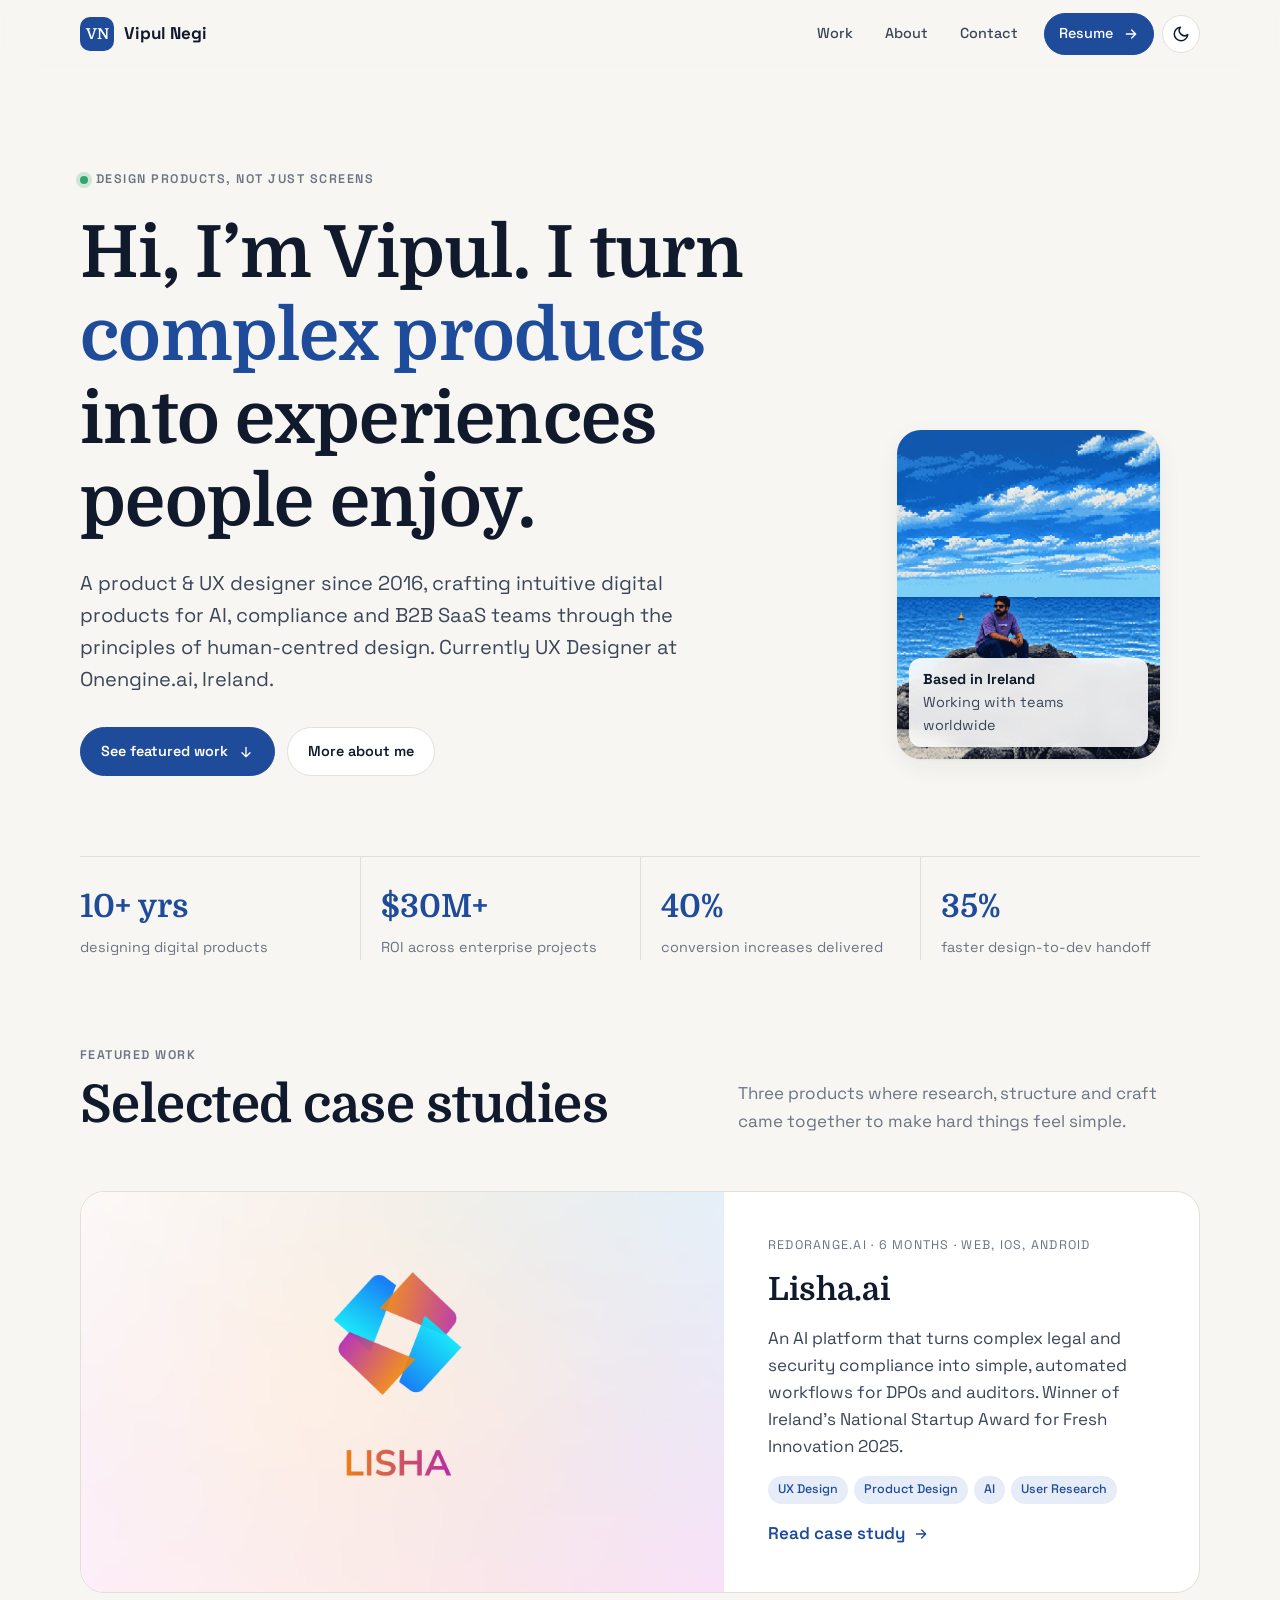
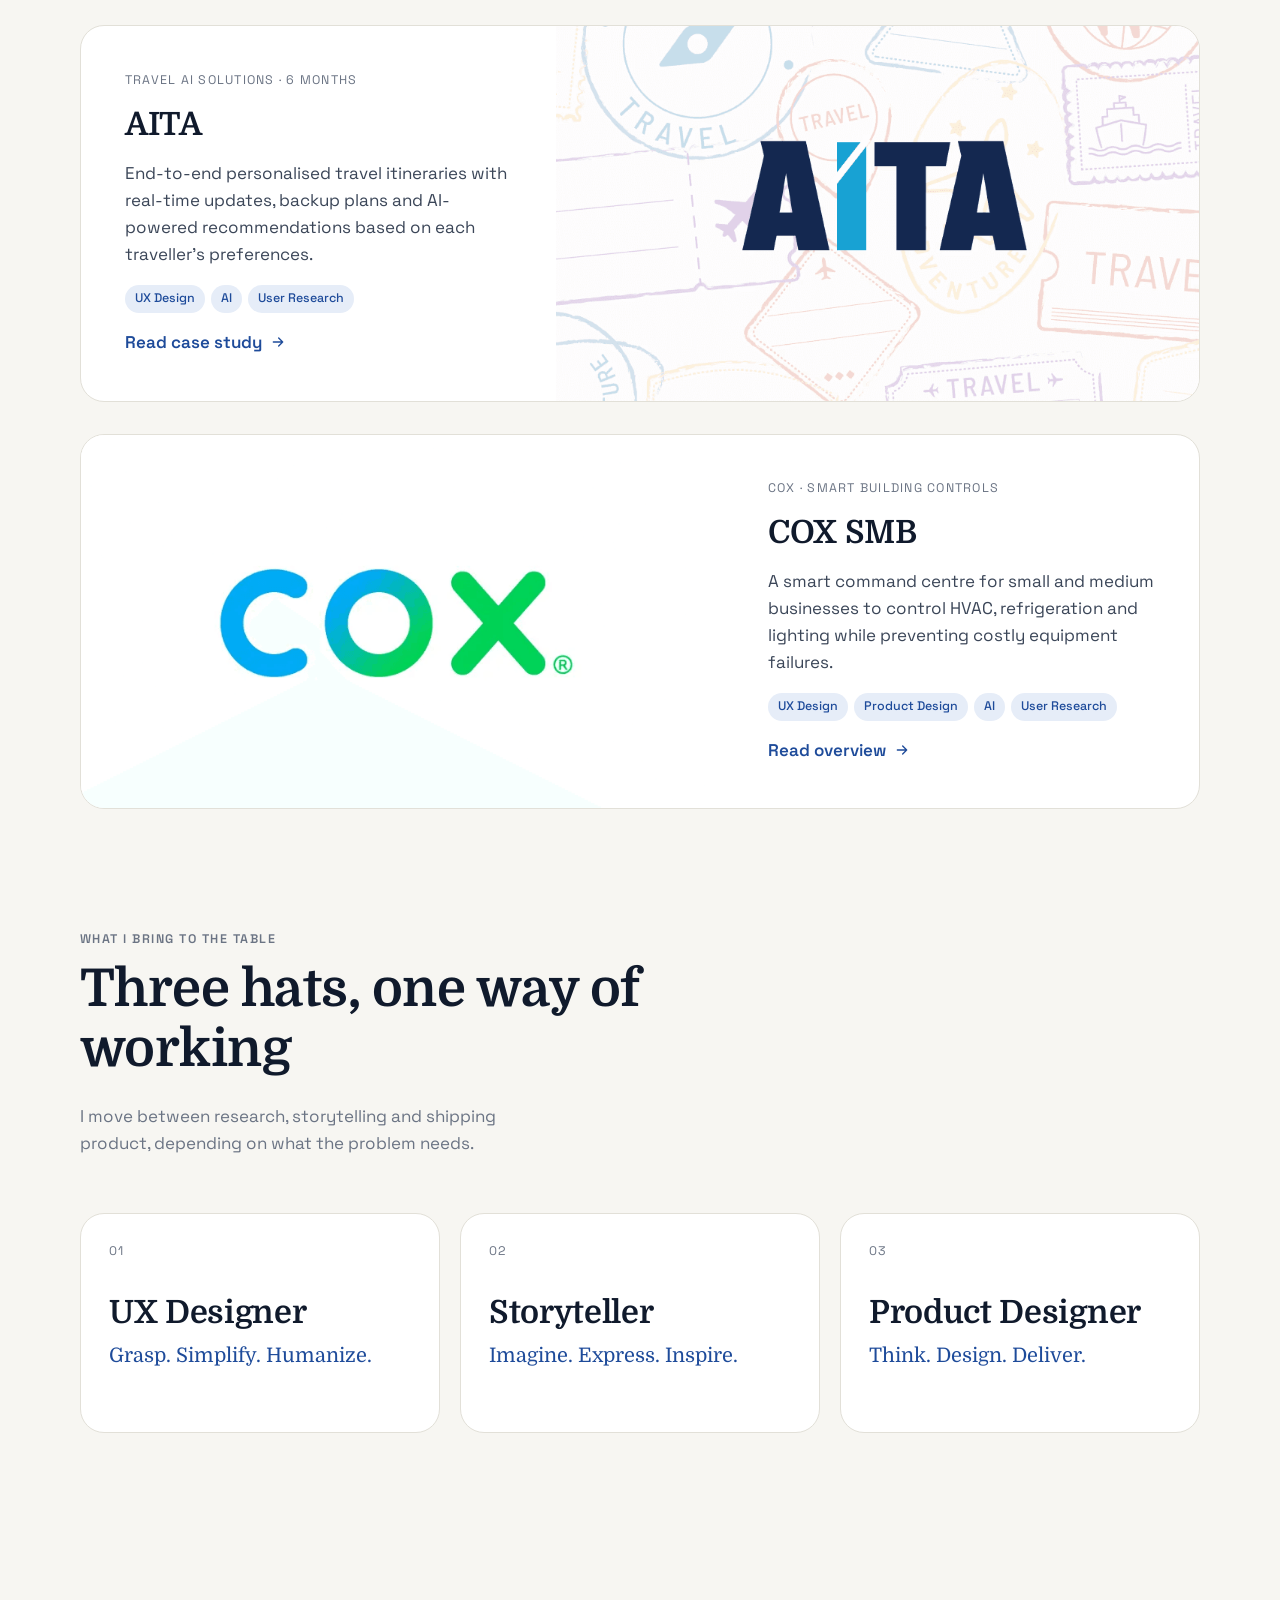
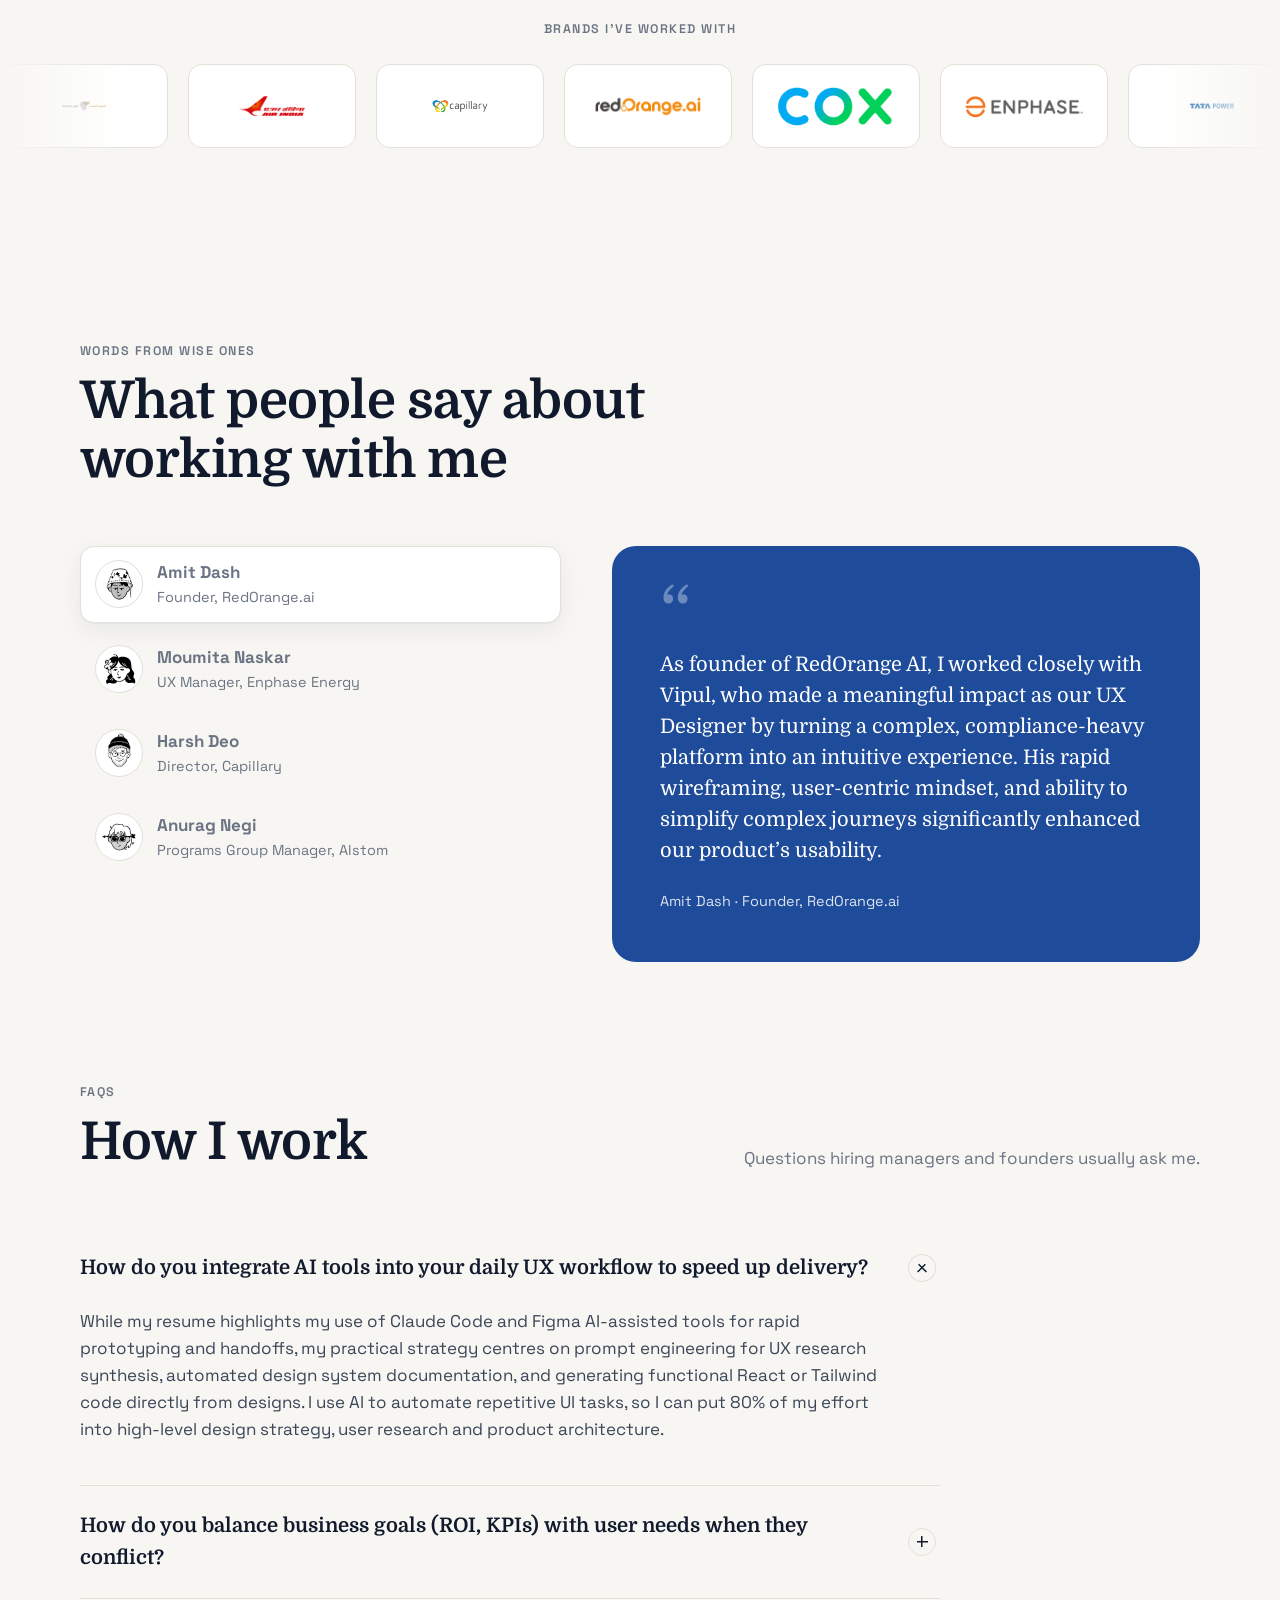
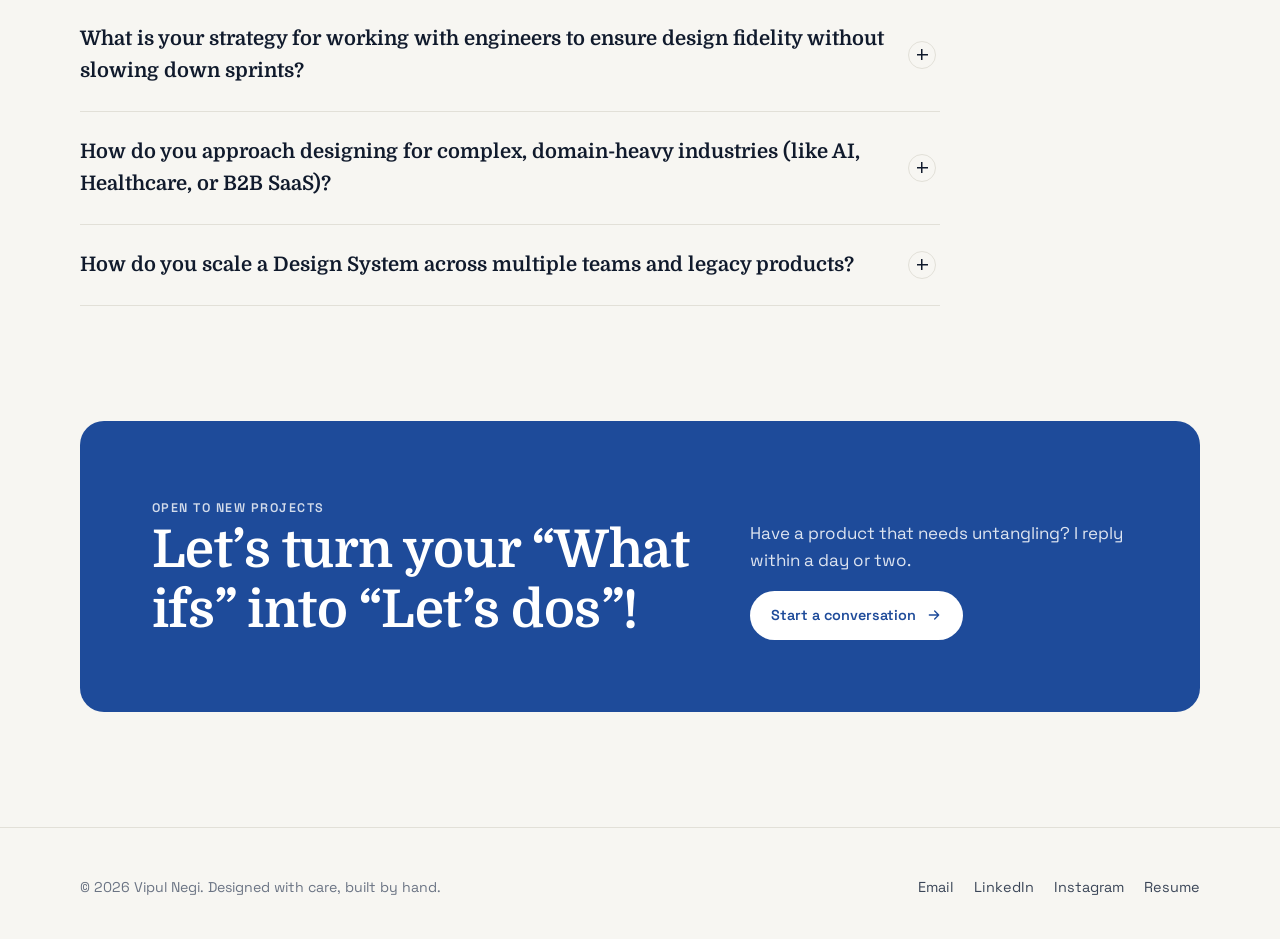
<file: index.html>
<!doctype html>
<html lang="en">
<head>
  <meta charset="utf-8">
  <meta name="viewport" content="width=device-width, initial-scale=1">
  <title>Vipul Negi — Product & UX Designer</title>
  <meta name="description" content="Vipul Negi is a product and UX designer crafting intuitive digital products for AI, compliance and B2B SaaS since 2016.">
  <meta property="og:title" content="Vipul Negi — Product & UX Designer">
  <meta property="og:description" content="Design products, not just screens.">
  <meta property="og:image" content="assets/img/Glxarh1lnlfAUOtkj8WGvzNZMcg.jpg">
  <link rel="icon" href="assets/img/favicon.svg" type="image/svg+xml">
  <link rel="preconnect" href="https://fonts.googleapis.com">
  <link rel="preconnect" href="https://fonts.gstatic.com" crossorigin>
  <link href="https://fonts.googleapis.com/css2?family=Domine:wght@400;700&family=Space+Grotesk:wght@400;500;600;700&display=swap" rel="stylesheet">
  <link rel="stylesheet" href="assets/css/styles.css">
  <script>try{var t=localStorage.getItem("theme");if(t)document.documentElement.dataset.theme=t}catch(e){}</script>
</head>
<body data-page="index.html">
  <a class="skip-link" href="#main">Skip to content</a>
  <header id="site-header"></header>

  <main id="main">

    <!-- ============ HERO ============ -->
    <section class="hero">
      <div class="container">
        <div class="hero-grid">
          <div class="reveal">
            <span class="eyebrow"><span class="dot"></span>Design products, not just screens</span>
            <h1>Hi, I’m Vipul. I turn <em>complex products</em> into experiences people enjoy.</h1>
            <p class="lead">A product &amp; UX designer since 2016, crafting intuitive digital products for AI, compliance and B2B SaaS teams through the principles of human-centred design. Currently UX Designer at Onengine.ai, Ireland.</p>
            <div class="hero-cta">
              <a class="btn btn--primary" href="#work">See featured work
                <svg viewBox="0 0 24 24" fill="none" stroke="currentColor" stroke-width="2" stroke-linecap="round" stroke-linejoin="round" aria-hidden="true"><path d="M12 5v14M6 13l6 6 6-6"/></svg>
              </a>
              <a class="btn" href="about.html">More about me</a>
            </div>
          </div>
          <figure class="hero-portrait reveal">
            <img src="assets/img/cOhpmrDGlhqRqouPaykukZ7jaLA.png" alt="Vipul Negi sitting on rocks by the sea">
            <figcaption><strong>Based in Ireland</strong>Working with teams worldwide</figcaption>
          </figure>
        </div>

        <!-- Numbers: edit freely -->
        <div class="stats reveal">
          <div class="stat"><b>10+ yrs</b><span>designing digital products</span></div>
          <div class="stat"><b>$30M+</b><span>ROI across enterprise projects</span></div>
          <div class="stat"><b>40%</b><span>conversion increases delivered</span></div>
          <div class="stat"><b>35%</b><span>faster design-to-dev handoff</span></div>
        </div>
      </div>
    </section>

    <!-- ============ FEATURED WORK ============ -->
    <section class="section" id="work" style="padding-top:0">
      <div class="container">
        <div class="section-head reveal">
          <div>
            <span class="eyebrow">Featured work</span>
            <h2>Selected case studies</h2>
          </div>
          <p>Three products where research, structure and craft came together to make hard things feel simple.</p>
        </div>

        <div class="work-list">
          <!-- To add a project: copy one <a class="work-card"> block and a page in /work -->
          <a class="work-card reveal" href="work/lisha.html">
            <div class="work-media"><img src="assets/img/Glxarh1lnlfAUOtkj8WGvzNZMcg.jpg" alt="Lisha.ai product cover" loading="lazy"></div>
            <div class="work-body">
              <span class="meta">RedOrange.ai · 6 months · Web, iOS, Android</span>
              <h3>Lisha.ai</h3>
              <p>An AI platform that turns complex legal and security compliance into simple, automated workflows for DPOs and auditors. Winner of Ireland’s National Startup Award for Fresh Innovation 2025.</p>
              <ul class="tags"><li class="tag">UX Design</li><li class="tag">Product Design</li><li class="tag">AI</li><li class="tag">User Research</li></ul>
              <span class="link-arrow">Read case study <svg viewBox="0 0 24 24" fill="none" stroke="currentColor" stroke-width="2" stroke-linecap="round" stroke-linejoin="round" aria-hidden="true"><path d="M5 12h14M13 6l6 6-6 6"/></svg></span>
            </div>
          </a>

          <a class="work-card reveal" href="work/aita.html">
            <div class="work-media"><img src="assets/img/vey6mPAYGoGwX3H9RWZO21fNukY.jpg" alt="AITA travel planner cover" loading="lazy"></div>
            <div class="work-body">
              <span class="meta">Travel AI Solutions · 6 months</span>
              <h3>AITA</h3>
              <p>End-to-end personalised travel itineraries with real-time updates, backup plans and AI-powered recommendations based on each traveller’s preferences.</p>
              <ul class="tags"><li class="tag">UX Design</li><li class="tag">AI</li><li class="tag">User Research</li></ul>
              <span class="link-arrow">Read case study <svg viewBox="0 0 24 24" fill="none" stroke="currentColor" stroke-width="2" stroke-linecap="round" stroke-linejoin="round" aria-hidden="true"><path d="M5 12h14M13 6l6 6-6 6"/></svg></span>
            </div>
          </a>

          <a class="work-card reveal" href="work/cox-smb.html">
            <div class="work-media"><img src="assets/img/Yi8vwq3SU9J6XpPV1vQAqVuyR8A.webp" alt="COX SMB cover" loading="lazy"></div>
            <div class="work-body">
              <span class="meta">COX · Smart building controls</span>
              <h3>COX SMB</h3>
              <p>A smart command centre for small and medium businesses to control HVAC, refrigeration and lighting while preventing costly equipment failures.</p>
              <ul class="tags"><li class="tag">UX Design</li><li class="tag">Product Design</li><li class="tag">AI</li><li class="tag">User Research</li></ul>
              <span class="link-arrow">Read overview <svg viewBox="0 0 24 24" fill="none" stroke="currentColor" stroke-width="2" stroke-linecap="round" stroke-linejoin="round" aria-hidden="true"><path d="M5 12h14M13 6l6 6-6 6"/></svg></span>
            </div>
          </a>
        </div>
      </div>
    </section>

    <!-- ============ WHAT I BRING ============ -->
    <section class="section" style="padding-top:0">
      <div class="container">
        <div class="section-head reveal">
          <div>
            <span class="eyebrow">What I bring to the table</span>
            <h2>Three hats, one way of working</h2>
          </div>
          <p>I move between research, storytelling and shipping product, depending on what the problem needs.</p>
        </div>
        <div class="roles">
          <!-- Phrases rotate: separate them with | -->
          <article class="role reveal">
            <span class="role-num">01</span>
            <div>
              <h3>UX Designer</h3>
              <p class="rotator" data-rotate="Grasp. Simplify. Humanize. | Empathize. Explore. Design. | Observe. Understand. Solve. | People. Problems. Possibilities. | Research. Insight. Experience.">Grasp. Simplify. Humanize.</p>
            </div>
          </article>
          <article class="role reveal">
            <span class="role-num">02</span>
            <div>
              <h3>Storyteller</h3>
              <p class="rotator" data-rotate="Imagine. Express. Inspire. | Find. Frame. Tell. | Notice. Connect. Narrate. | Stories. People. Meaning. | Curiosity. Observe. Story.">Imagine. Express. Inspire.</p>
            </div>
          </article>
          <article class="role reveal">
            <span class="role-num">03</span>
            <div>
              <h3>Product Designer</h3>
              <p class="rotator" data-rotate="Think. Design. Deliver. | Discover. Define. Build. | Problem. Product. Impact. | Listen. Solve. Improve. | Research. Design. Launch.">Think. Design. Deliver.</p>
            </div>
          </article>
        </div>
      </div>
    </section>

    <!-- ============ BRANDS ============ -->
    <section class="section--tight" aria-labelledby="brands-title">
      <div class="container">
        <p class="eyebrow reveal" id="brands-title" style="display:flex;justify-content:center;margin-bottom:24px">Brands I’ve worked with</p>
      </div>
      <div class="marquee">
        <div class="marquee-track">
          <div class="brand-logo"><img src="assets/img/ocUWHLJAEMunWzzRpYOYFtVQXE.webp" alt="Oman Air"></div>
          <div class="brand-logo"><img src="assets/img/3BycD21JoBTmWNvm5VvNLQiN7tk.webp" alt="Air India"></div>
          <div class="brand-logo"><img src="assets/img/hy5cziCh88X0J9t7Gav6uR4UhQc.webp" alt="Capillary"></div>
          <div class="brand-logo"><img src="assets/img/Fxg2FGEubr5YWNH93VieG66vM0.webp" alt="RedOrange.ai"></div>
          <div class="brand-logo"><img src="assets/img/XQMD2drjnRiUCKEWa6IvswdnDA.webp" alt="COX"></div>
          <div class="brand-logo"><img src="assets/img/RSmgVYVVqG4qr8qo3y8dwoiusrY.png" alt="Enphase"></div>
          <div class="brand-logo"><img src="assets/img/qN76sJh9FLoovj2DNsf9cD52hQ.webp" alt="Tata Power"></div>
          <div class="brand-logo"><img src="assets/img/SUkWXrPWS7YACzeo1ERLh5d7d0o.webp" alt="Venwiz"></div>
        </div>
      </div>
    </section>

    <!-- ============ TESTIMONIALS ============ -->
    <section class="section">
      <div class="container">
        <div class="section-head reveal">
          <div>
            <span class="eyebrow">Words from wise ones</span>
            <h2>What people say about working with me</h2>
          </div>
        </div>
        <div class="testimonials reveal" data-tabs>
          <div class="t-list" role="tablist" aria-label="Testimonials" aria-orientation="vertical">
            <button class="t-person" role="tab" id="t-tab-1" aria-controls="t-1" aria-selected="true">
              <img src="assets/img/UaCqn8uPOMnKkawohJJHC86LEq8.png" alt="">
              <span><b>Amit Dash</b><span>Founder, RedOrange.ai</span></span>
            </button>
            <button class="t-person" role="tab" id="t-tab-2" aria-controls="t-2" aria-selected="false" tabindex="-1">
              <img src="assets/img/NvaWc3DNeo6ROKNyc1zUU98.png" alt="">
              <span><b>Moumita Naskar</b><span>UX Manager, Enphase Energy</span></span>
            </button>
            <button class="t-person" role="tab" id="t-tab-3" aria-controls="t-3" aria-selected="false" tabindex="-1">
              <img src="assets/img/iDDTjBChyF0eyYSPAKhSDXUhJdA.png" alt="">
              <span><b>Harsh Deo</b><span>Director, Capillary</span></span>
            </button>
            <button class="t-person" role="tab" id="t-tab-4" aria-controls="t-4" aria-selected="false" tabindex="-1">
              <img src="assets/img/euc5zRXpFdqSLZVW90GY1Izw8c.png" alt="">
              <span><b>Anurag Negi</b><span>Programs Group Manager, Alstom</span></span>
            </button>
          </div>
          <div>
            <article class="t-panel" role="tabpanel" id="t-1" aria-labelledby="t-tab-1">
              <span class="quote-mark" aria-hidden="true">“</span>
              <blockquote>As founder of RedOrange AI, I worked closely with Vipul, who made a meaningful impact as our UX Designer by turning a complex, compliance-heavy platform into an intuitive experience. His rapid wireframing, user-centric mindset, and ability to simplify complex journeys significantly enhanced our product’s usability.</blockquote>
              <footer>Amit Dash · Founder, RedOrange.ai</footer>
            </article>
            <article class="t-panel" role="tabpanel" id="t-2" aria-labelledby="t-tab-2" hidden>
              <span class="quote-mark" aria-hidden="true">“</span>
              <blockquote>Vipul is an exceptional UX designer whose creative prowess, meticulous attention to detail, and user-centric approach consistently deliver outstanding results. A truly collaborative and dedicated professional, he elevates any project he works on and is a valuable asset to any team.</blockquote>
              <footer>Moumita Naskar · UX Manager, Enphase Energy</footer>
            </article>
            <article class="t-panel" role="tabpanel" id="t-3" aria-labelledby="t-tab-3" hidden>
              <span class="quote-mark" aria-hidden="true">“</span>
              <blockquote>In just two months, he quickly mastered our complex product and successfully delivered a massive project under tight remote-working constraints. His exceptional work quality showcased both his high-level technical skill and genuine passion for UX design.</blockquote>
              <footer>Harsh Deo · Director, Capillary</footer>
            </article>
            <article class="t-panel" role="tabpanel" id="t-4" aria-labelledby="t-tab-4" hidden>
              <span class="quote-mark" aria-hidden="true">“</span>
              <blockquote>Vipul consistently exceeded expectations with his exceptional UX/UI skills, providing creative design iterations and proactive improvements. Despite remote work challenges, he delivered a massive project within tight deadlines, making his dedication and expertise highly recommended.</blockquote>
              <footer>Anurag Negi · Programs Group Manager, Alstom</footer>
            </article>
          </div>
        </div>
      </div>
    </section>

    <!-- ============ FAQ ============ -->
    <section class="section" style="padding-top:0">
      <div class="container">
        <div class="section-head reveal">
          <div>
            <span class="eyebrow">FAQs</span>
            <h2>How I work</h2>
          </div>
          <p>Questions hiring managers and founders usually ask me.</p>
        </div>
        <div class="faq reveal">
          <details open>
            <summary>How do you integrate AI tools into your daily UX workflow to speed up delivery?</summary>
            <div class="answer"><p>While my resume highlights my use of Claude Code and Figma AI-assisted tools for rapid prototyping and handoffs, my practical strategy centres on prompt engineering for UX research synthesis, automated design system documentation, and generating functional React or Tailwind code directly from designs. I use AI to automate repetitive UI tasks, so I can put 80% of my effort into high-level design strategy, user research and product architecture.</p></div>
          </details>
          <details>
            <summary>How do you balance business goals (ROI, KPIs) with user needs when they conflict?</summary>
            <div class="answer"><p>I treat design as a strategic business driver rather than just visual execution. When product requirements clash with optimal UX, I use quantitative data (A/B testing, drop-off rates) and business metrics to model the cost of friction. My goal is always win-win: aligning user success with measurable business outcomes, such as the $30M+ ROI and 40% conversion increases delivered across my enterprise projects.</p></div>
          </details>
          <details>
            <summary>What is your strategy for working with engineers to ensure design fidelity without slowing down sprints?</summary>
            <div class="answer"><p>My B.Tech in IT lets me speak fluent developer language, understand technical constraints, and design with system architecture in mind. I take part in sprint planning, keep component tokens aligned between Figma and code, and provide interactive prototypes alongside edge-case documentation. By bridging the gap early, I reduced design-to-development handoff time by 35% and cut UI bugs significantly.</p></div>
          </details>
          <details>
            <summary>How do you approach designing for complex, domain-heavy industries (like AI, Healthcare, or B2B SaaS)?</summary>
            <div class="answer"><p>I specialise in taking dense, non-intuitive domain logic, such as field service operations, AI SaaS or healthcare tracking, and turning it into simple, human-centred flows. I start with deep contextual inquiry and ethnographic user studies to learn the domain quickly. That rapid absorption let me deliver an end-to-end AI SaaS MVP within three months at RedOrange.ai.</p></div>
          </details>
          <details>
            <summary>How do you scale a Design System across multiple teams and legacy products?</summary>
            <div class="answer"><p>Scaling a design system needs a balance of governance and flexibility. I set up centralised, accessible (WCAG-compliant) component libraries with clear usage guidelines, plus contribution models so product teams can propose new patterns. At Onengine.ai and Code Craft, my standardised systems removed up to 40% of UI inconsistencies and sped up development across multiple cross-functional teams.</p></div>
          </details>
        </div>
      </div>
    </section>

  </main>

  <div id="site-footer"></div>
  <script src="assets/js/main.js"></script>
</body>
</html>
</file>
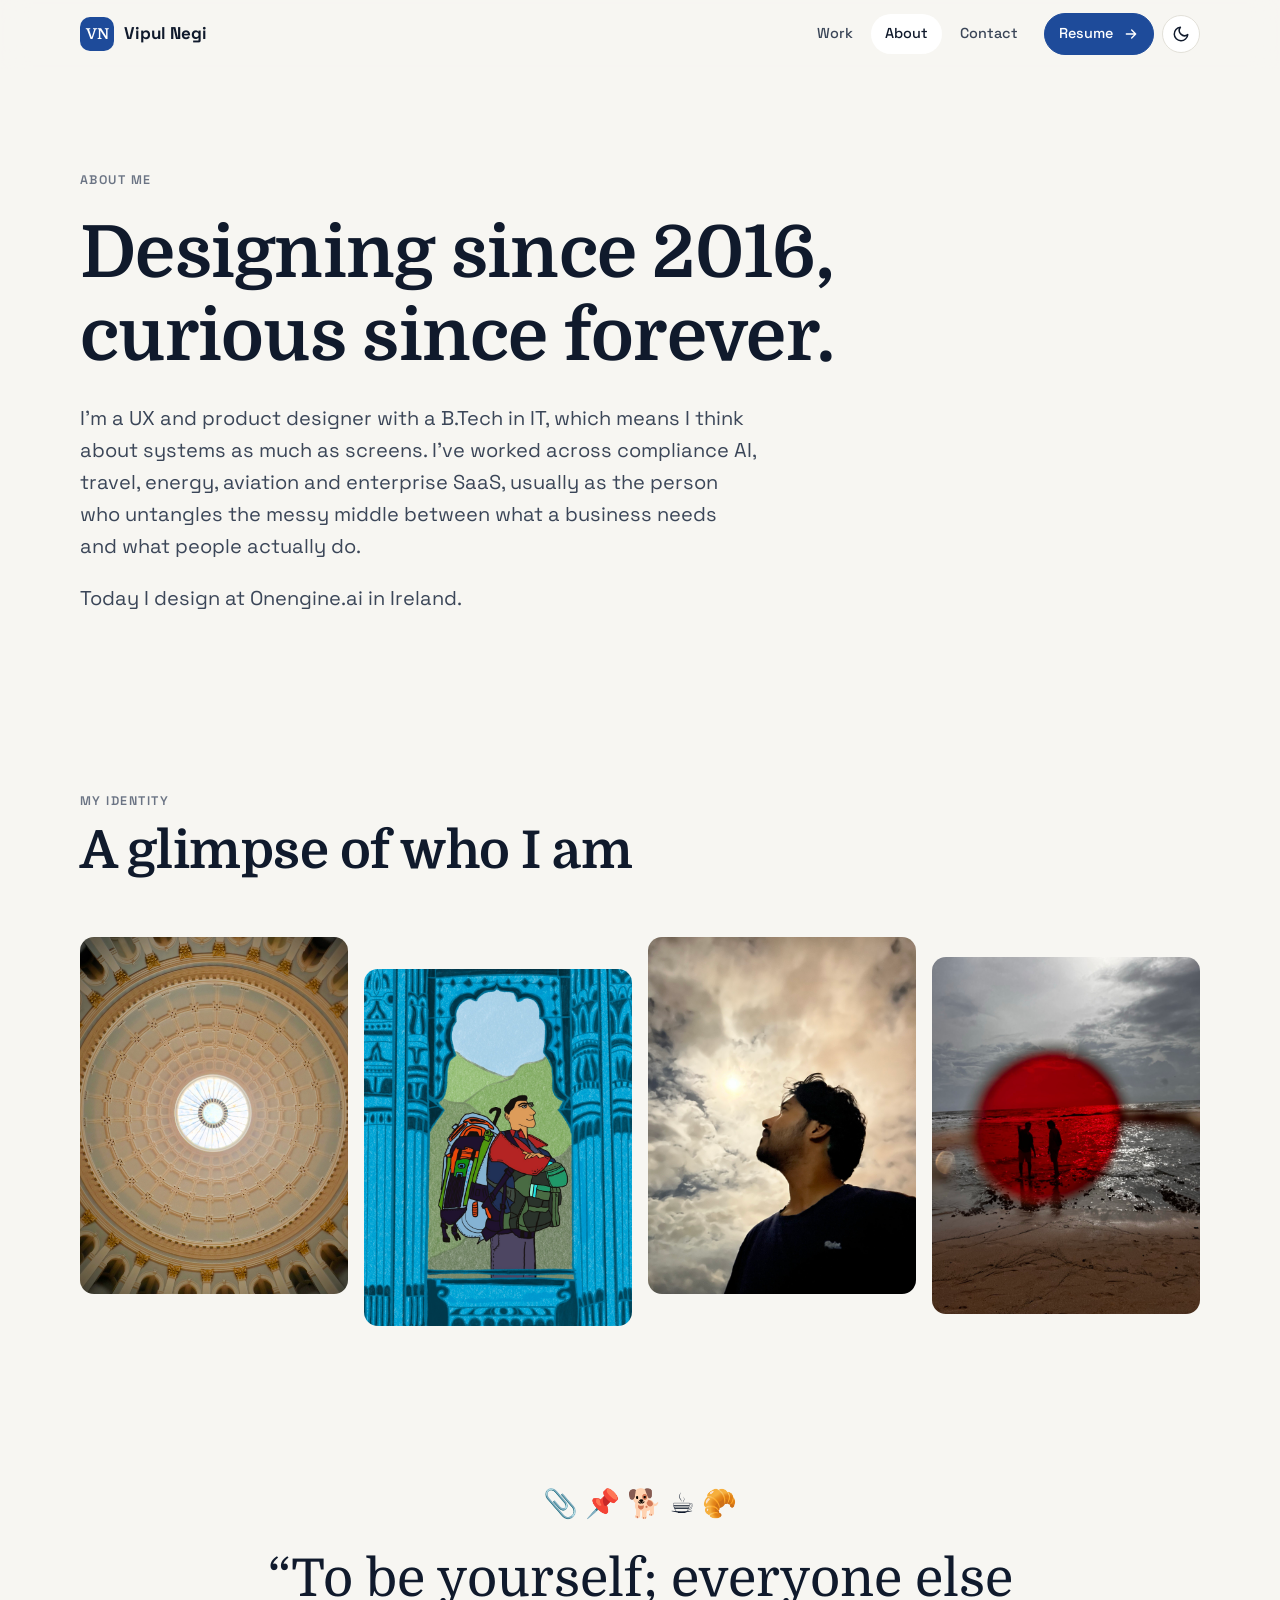
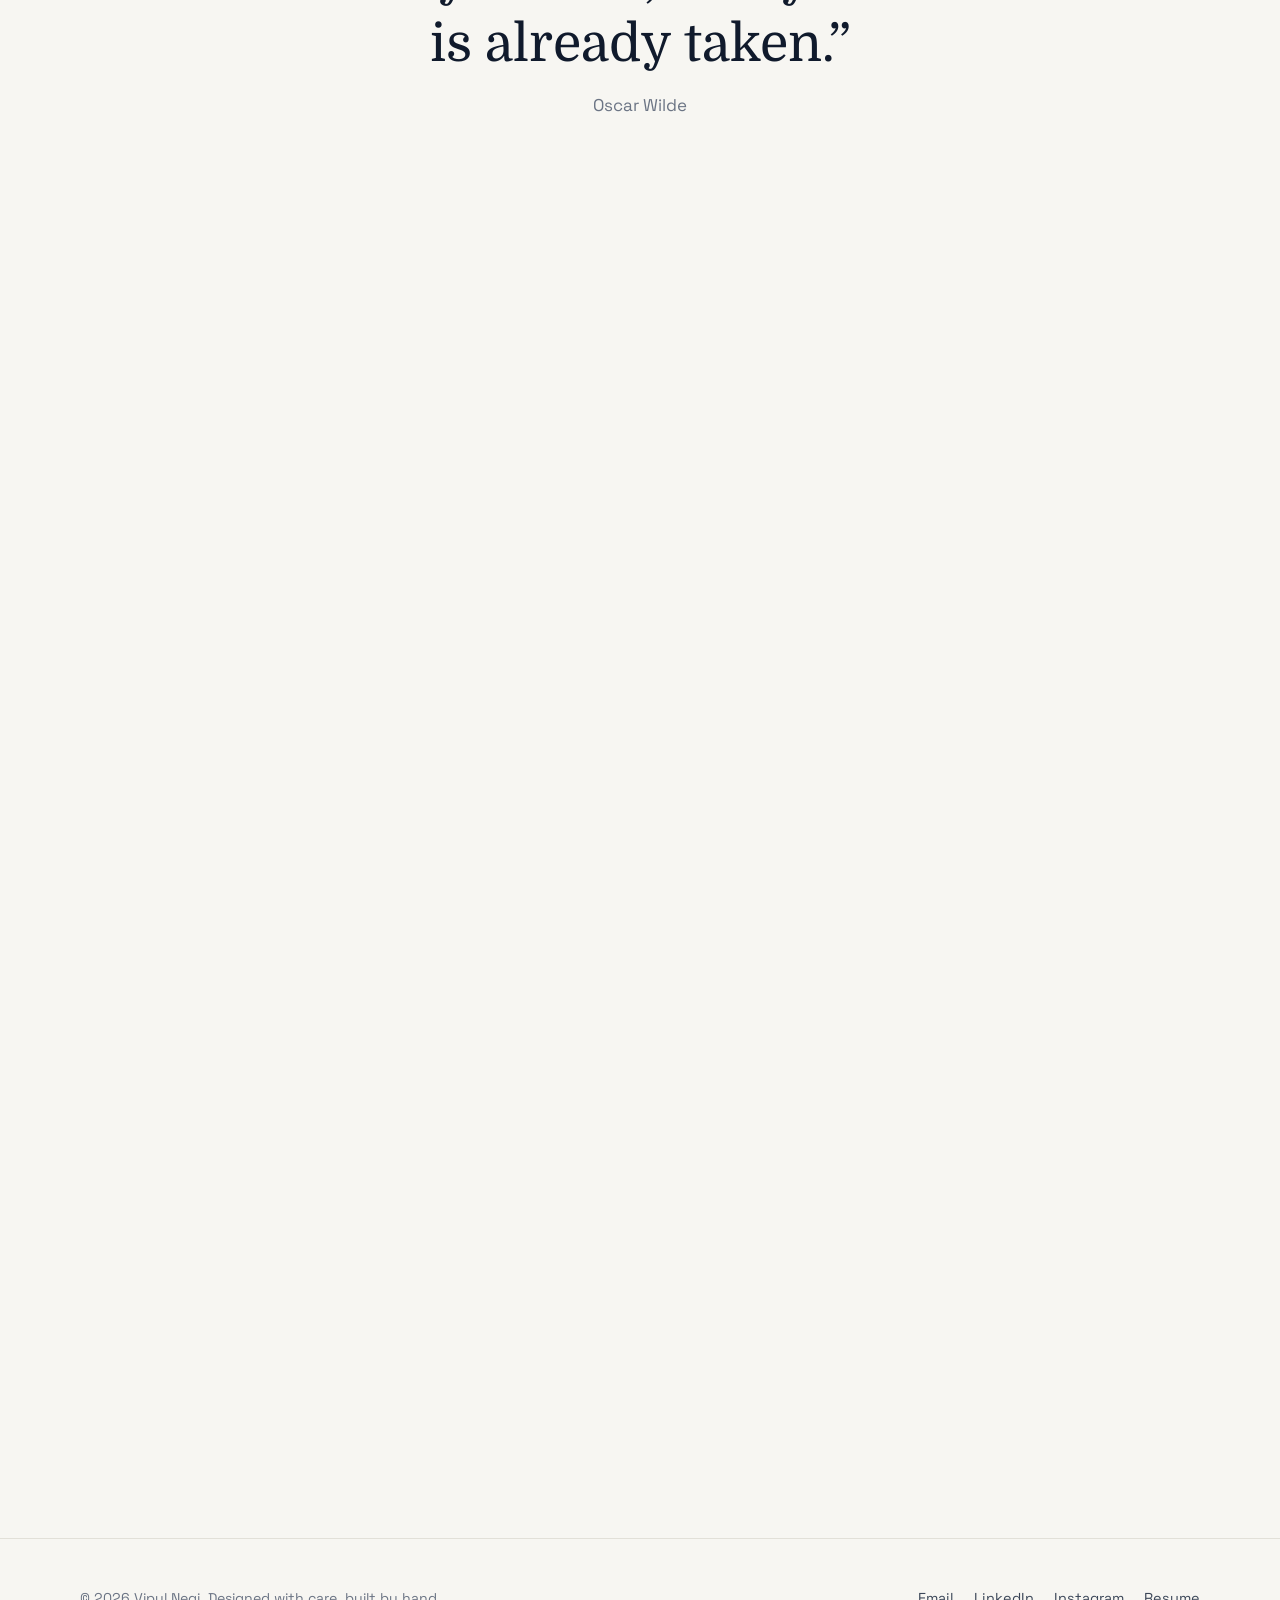
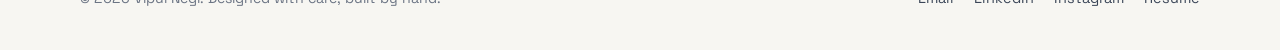
<file: about.html>
<!doctype html>
<html lang="en">
<head>
  <meta charset="utf-8">
  <meta name="viewport" content="width=device-width, initial-scale=1">
  <title>About — Vipul Negi</title>
  <meta name="description" content="Vipul Negi's journey as a UX researcher, product designer and storyteller, from India to Ireland.">
  <link rel="icon" href="assets/img/favicon.svg" type="image/svg+xml">
  <link rel="preconnect" href="https://fonts.googleapis.com">
  <link rel="preconnect" href="https://fonts.gstatic.com" crossorigin>
  <link href="https://fonts.googleapis.com/css2?family=Domine:wght@400;700&family=Space+Grotesk:wght@400;500;600;700&display=swap" rel="stylesheet">
  <link rel="stylesheet" href="assets/css/styles.css">
  <script>try{var t=localStorage.getItem("theme");if(t)document.documentElement.dataset.theme=t}catch(e){}</script>
</head>
<body data-page="about.html">
  <a class="skip-link" href="#main">Skip to content</a>
  <header id="site-header"></header>

  <main id="main">

    <!-- ============ INTRO ============ -->
    <section class="hero">
      <div class="container">
        <div class="reveal" style="max-width:820px">
          <span class="eyebrow">About me</span>
          <h1>Designing since 2016, curious since forever.</h1>
          <p class="lead">I’m a UX and product designer with a B.Tech in IT, which means I think about systems as much as screens. I’ve worked across compliance AI, travel, energy, aviation and enterprise SaaS, usually as the person who untangles the messy middle between what a business needs and what people actually do.</p>
          <!-- TODO(Vipul): add a line about life outside work, in your own words -->
          <p class="lead">Today I design at Onengine.ai in Ireland.</p>
        </div>
      </div>
    </section>

    <!-- ============ IDENTITY ============ -->
    <section class="section--tight" aria-labelledby="identity-title">
      <div class="container">
        <div class="section-head reveal">
          <div>
            <span class="eyebrow">My identity</span>
            <h2 id="identity-title">A glimpse of who I am</h2>
          </div>
        </div>
        <div class="identity reveal">
          <figure><img src="assets/img/R4LTV8HdkyOVPOYTAYsPqfEVsk.jpg" alt="Ornate dome ceiling photographed from below" loading="lazy"></figure>
          <figure><img src="assets/img/2a8Sd1cvqRi1nzGAOmZqB2jGA.jpg" alt="Vipul in front of a colourful painted doorway" loading="lazy"></figure>
          <figure><img src="assets/img/FNzAOZjnpWb5HCdjyP5UWFxKyI.jpeg" alt="Vipul looking up at a cloudy sky" loading="lazy"></figure>
          <figure><img src="assets/img/a9zIYn7EjbiSl8jNM0NMch2Mri0.jpeg" alt="A red sun over the sea" loading="lazy"></figure>
        </div>
      </div>
    </section>

    <!-- ============ QUOTE ============ -->
    <section class="section">
      <div class="container">
        <figure class="pull-quote reveal">
          <div class="emoji-row" aria-hidden="true">📎 📌 🐕 ☕️ 🥐</div>
          <blockquote>“To be yourself; everyone else is already taken.”</blockquote>
          <cite>Oscar Wilde</cite>
        </figure>
      </div>
    </section>

    <!-- ============ JOURNEY ============ -->
    <section class="section" style="padding-top:0" aria-labelledby="journey-title">
      <div class="container">
        <div class="section-head reveal">
          <div>
            <span class="eyebrow">My journey</span>
            <h2 id="journey-title">Where I’ve been</h2>
          </div>
          <p>From research roles in India to leading product design for AI start-ups in Ireland.</p>
        </div>
        <!-- To add a role: copy one <li> and put it at the top -->
        <ol class="timeline reveal">
          <li>
            <span class="when">Feb 2026 – Present</span>
            <span class="co-logo"><img src="assets/img/pkEA1r4NxWWEcVj7nr9hb6OK6M.webp" alt="" loading="lazy"></span>
            <div><h3>UX Designer <span class="now">Now</span></h3><span class="where">Onengine.ai · Ireland</span></div>
          </li>
          <li>
            <span class="when">Jul 2024 – Dec 2024</span>
            <span class="co-logo"><img src="assets/img/Fxg2FGEubr5YWNH93VieG66vM0.webp" alt="" loading="lazy" style="object-fit:contain;padding:6px"></span>
            <div><h3>Senior Product Designer</h3><span class="where">RedOrange.ai · Ireland</span></div>
          </li>
          <li>
            <span class="when">Dec 2020 – Dec 2023</span>
            <span class="co-logo"><img src="assets/img/z35mg1JtMeu83caThkuDoS84hk.webp" alt="" loading="lazy"></span>
            <div><h3>UX Consultant</h3><span class="where">Code Craft Technology · India</span></div>
          </li>
          <li>
            <span class="when">Apr 2019 – Jul 2019</span>
            <span class="co-logo"><img src="assets/img/0EmB3jsJ9gAPZKBb0IngCE1pTwk.webp" alt="" loading="lazy" style="object-fit:contain;padding:4px"></span>
            <div><h3>UX Researcher</h3><span class="where">9Stacks · India</span></div>
          </li>
          <li>
            <span class="when">Jul 2017 – Jul 2018</span>
            <span class="co-logo"><img src="assets/img/uZM1TosUowRFVOW290XyqUeZo3I.webp" alt="" loading="lazy"></span>
            <div><h3>UI/UX Designer</h3><span class="where">CybuzzSC Infotech Pvt. Ltd. · India</span></div>
          </li>
          <li>
            <span class="when">Apr 2012 – Present</span>
            <span class="co-logo"><img src="assets/img/GLHSmtv02G9mup5bMem0x0j9Sk.webp" alt="" loading="lazy"></span>
            <div><h3>Freelance UI/UX Designer &amp; Researcher</h3><span class="where">Beyond Boundaries</span></div>
          </li>
        </ol>
      </div>
    </section>

  </main>

  <div id="site-footer"></div>
  <script src="assets/js/main.js"></script>
</body>
</html>
</file>
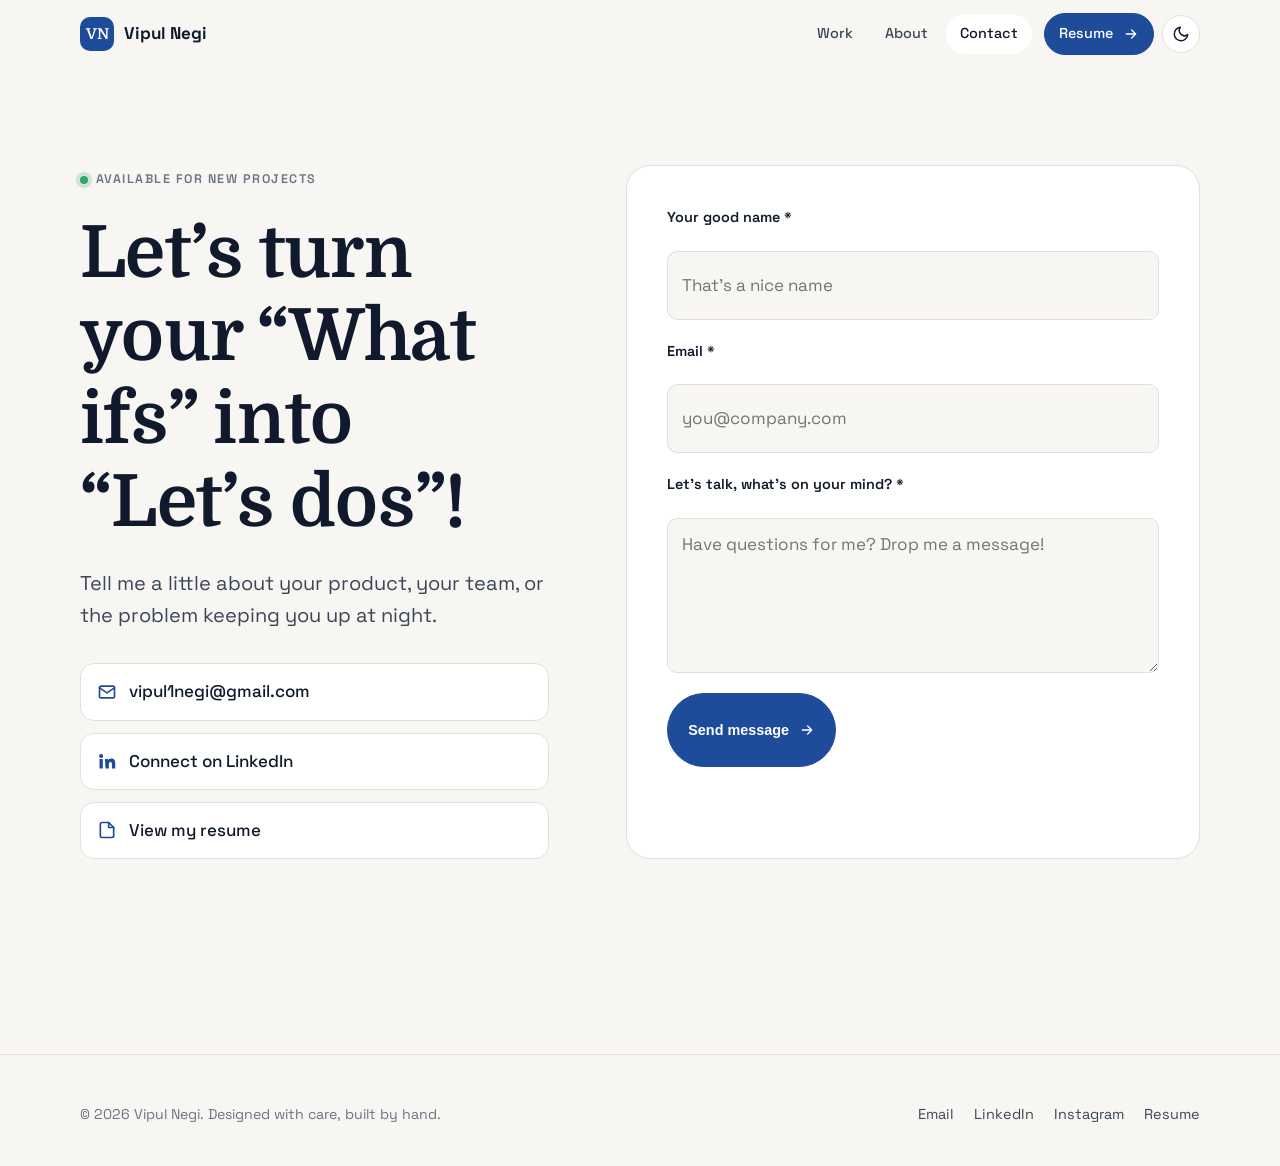
<file: contact.html>
<!doctype html>
<html lang="en">
<head>
  <meta charset="utf-8">
  <meta name="viewport" content="width=device-width, initial-scale=1">
  <title>Contact — Vipul Negi</title>
  <meta name="description" content="Get in touch with Vipul Negi about product design, UX research or a new project.">
  <link rel="icon" href="assets/img/favicon.svg" type="image/svg+xml">
  <link rel="preconnect" href="https://fonts.googleapis.com">
  <link rel="preconnect" href="https://fonts.gstatic.com" crossorigin>
  <link href="https://fonts.googleapis.com/css2?family=Domine:wght@400;700&family=Space+Grotesk:wght@400;500;600;700&display=swap" rel="stylesheet">
  <link rel="stylesheet" href="assets/css/styles.css">
  <script>try{var t=localStorage.getItem("theme");if(t)document.documentElement.dataset.theme=t}catch(e){}</script>
</head>
<body data-page="contact.html" data-cta-band="off">
  <a class="skip-link" href="#main">Skip to content</a>
  <header id="site-header"></header>

  <main id="main">
    <section class="hero">
      <div class="container contact-grid">
        <div class="reveal">
          <span class="eyebrow"><span class="dot"></span>Available for new projects</span>
          <h1 style="font-size:var(--fs-3xl)">Let’s turn your “What ifs” into “Let’s dos”!</h1>
          <p class="lead">Tell me a little about your product, your team, or the problem keeping you up at night.</p>
          <ul class="contact-list">
            <li><a href="mailto:vipul1negi@gmail.com">
              <svg viewBox="0 0 24 24" fill="none" stroke="currentColor" stroke-width="2" stroke-linecap="round" stroke-linejoin="round" aria-hidden="true"><rect x="3" y="5" width="18" height="14" rx="2"/><path d="M3 7l9 6 9-6"/></svg>
              vipul1negi@gmail.com</a></li>
            <li><a href="https://www.linkedin.com/in/vipul-negi19/" target="_blank" rel="noopener">
              <svg viewBox="0 0 24 24" fill="currentColor" aria-hidden="true"><path d="M4.98 3.5a2.5 2.5 0 1 1 0 5 2.5 2.5 0 0 1 0-5zM3 9.5h4V21H3zM9.5 9.5h3.8v1.6h.05c.53-1 1.83-2.05 3.77-2.05 4.03 0 4.78 2.65 4.78 6.1V21h-4v-5.1c0-1.22-.02-2.79-1.7-2.79-1.7 0-1.96 1.33-1.96 2.7V21h-4z"/></svg>
              Connect on LinkedIn</a></li>
            <li><a href="https://drive.google.com/file/d/1iauAGseeMoaIC74NTz6H7hw4zyhPWUAh/view?usp=sharing" target="_blank" rel="noopener">
              <svg viewBox="0 0 24 24" fill="none" stroke="currentColor" stroke-width="2" stroke-linecap="round" stroke-linejoin="round" aria-hidden="true"><path d="M14 3H6a2 2 0 0 0-2 2v14a2 2 0 0 0 2 2h12a2 2 0 0 0 2-2V9z"/><path d="M14 3v6h6"/></svg>
              View my resume</a></li>
          </ul>
        </div>

        <!-- Set data-endpoint="https://formspree.io/f/XXXX" to receive messages directly (see README) -->
        <form class="form reveal" id="contact-form" data-endpoint="" novalidate>
          <div class="field">
            <label for="name">Your good name *</label>
            <input id="name" name="name" type="text" autocomplete="name" placeholder="That’s a nice name" required>
          </div>
          <div class="field">
            <label for="email">Email *</label>
            <input id="email" name="email" type="email" autocomplete="email" placeholder="you@company.com" required>
          </div>
          <div class="field">
            <label for="message">Let’s talk, what’s on your mind? *</label>
            <textarea id="message" name="message" placeholder="Have questions for me? Drop me a message!" required></textarea>
          </div>
          <button class="btn btn--primary" type="submit" style="justify-self:start">Send message
            <svg viewBox="0 0 24 24" fill="none" stroke="currentColor" stroke-width="2" stroke-linecap="round" stroke-linejoin="round" aria-hidden="true"><path d="M5 12h14M13 6l6 6-6 6"/></svg>
          </button>
          <p class="form-note" data-status role="status" aria-live="polite"></p>
        </form>
      </div>
    </section>
  </main>

  <div id="site-footer"></div>
  <script src="assets/js/main.js"></script>
</body>
</html>
</file>
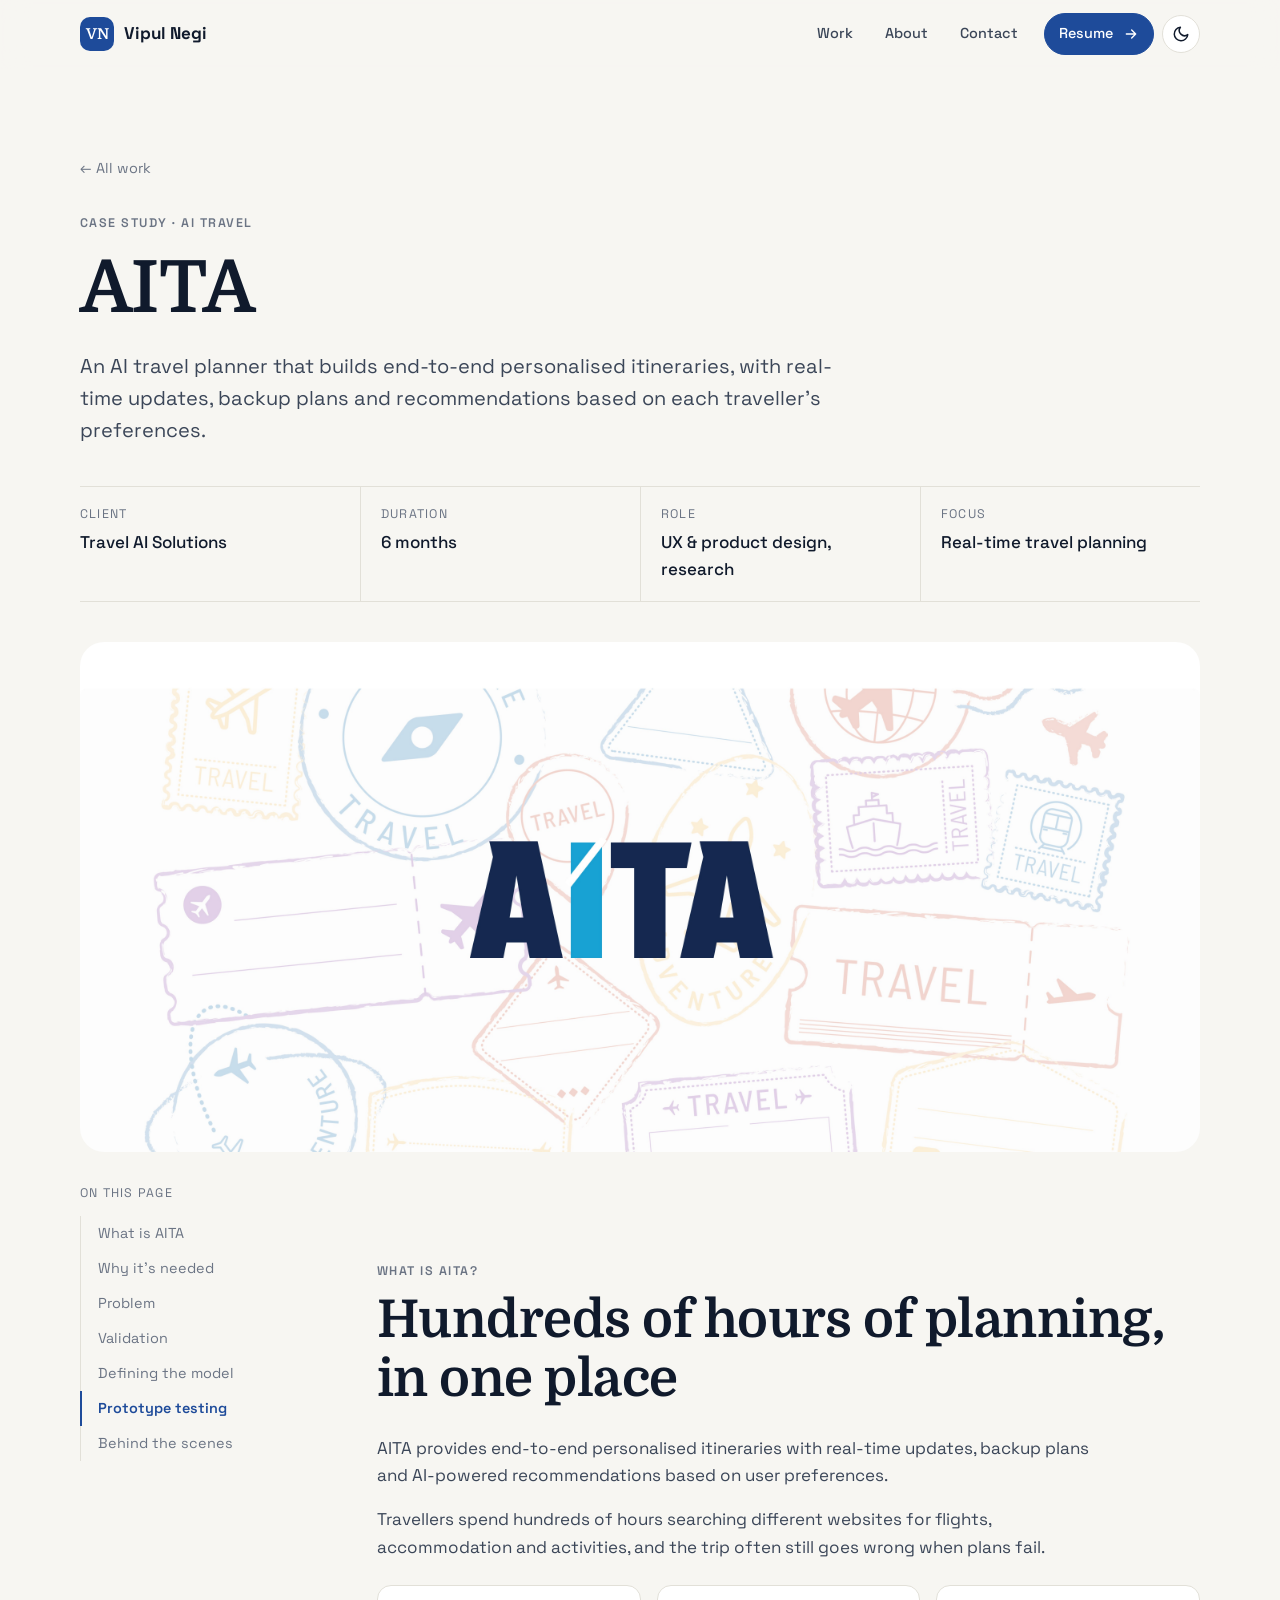
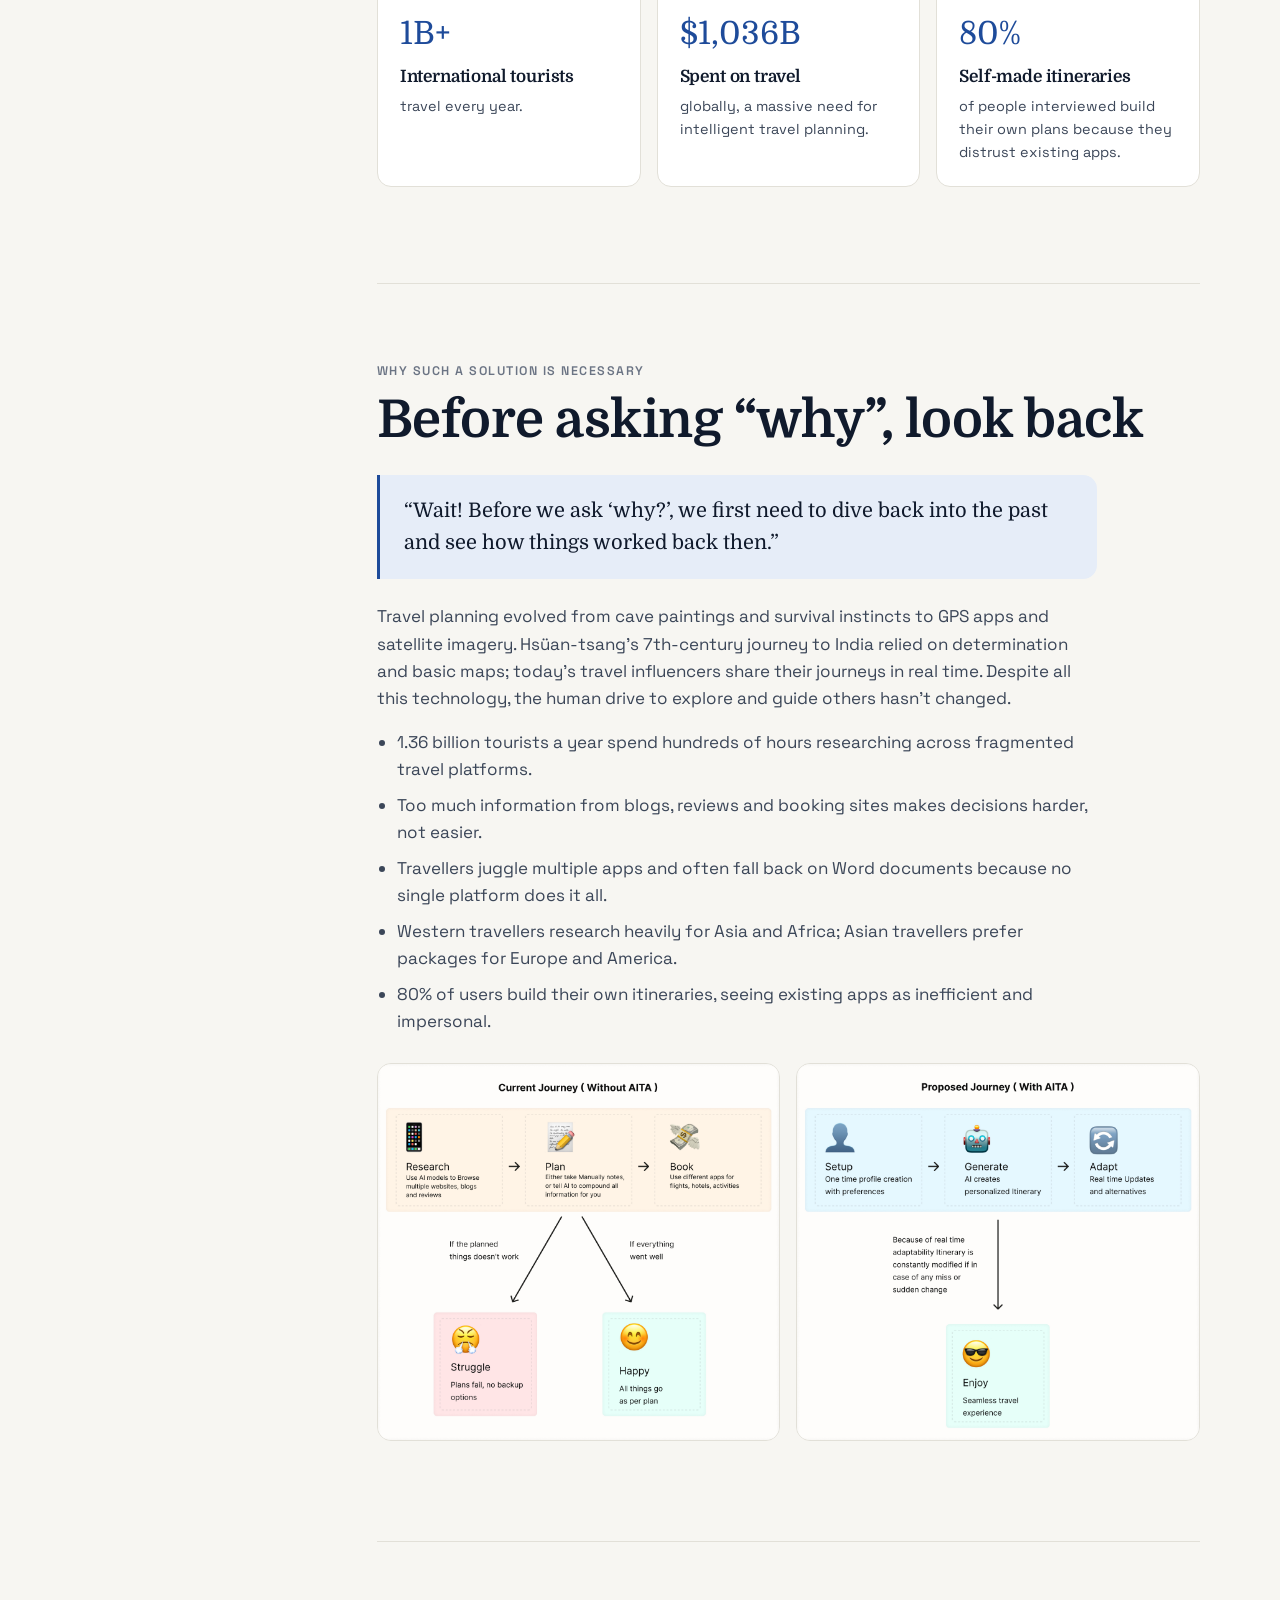
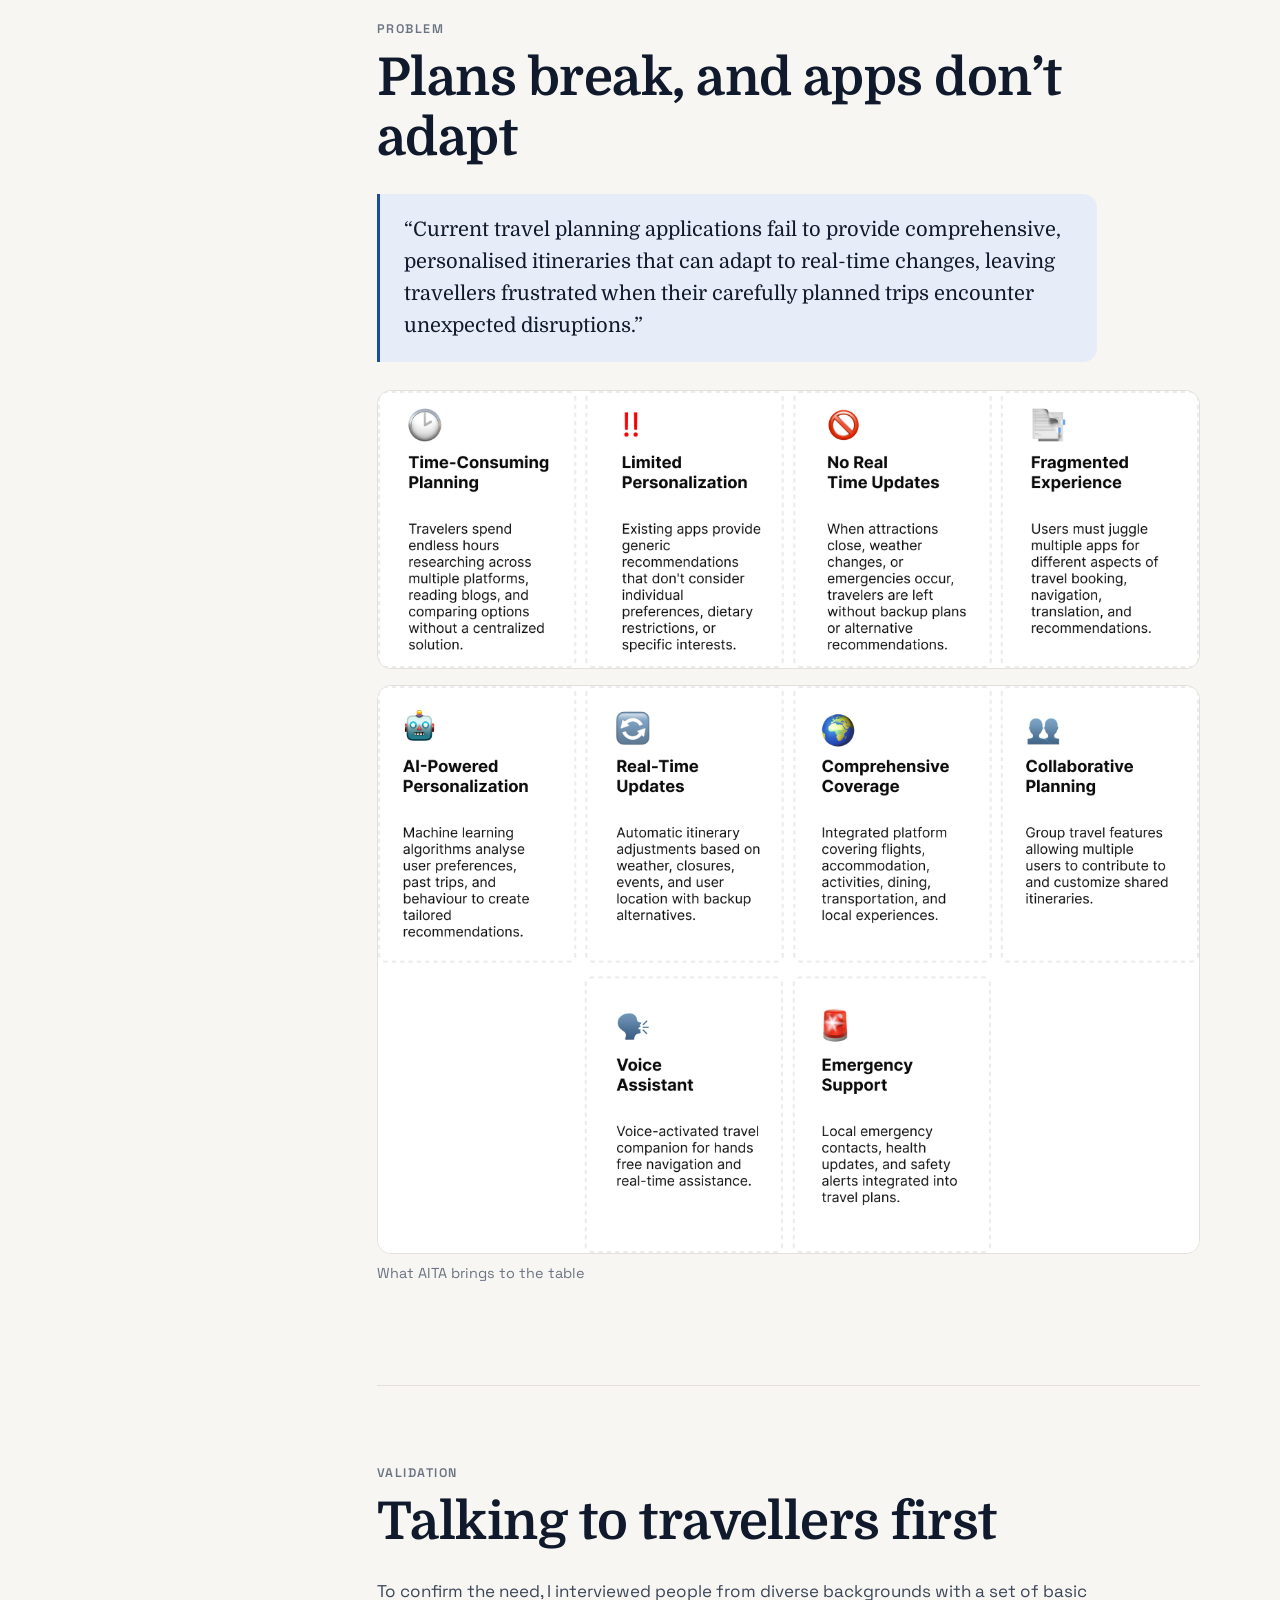
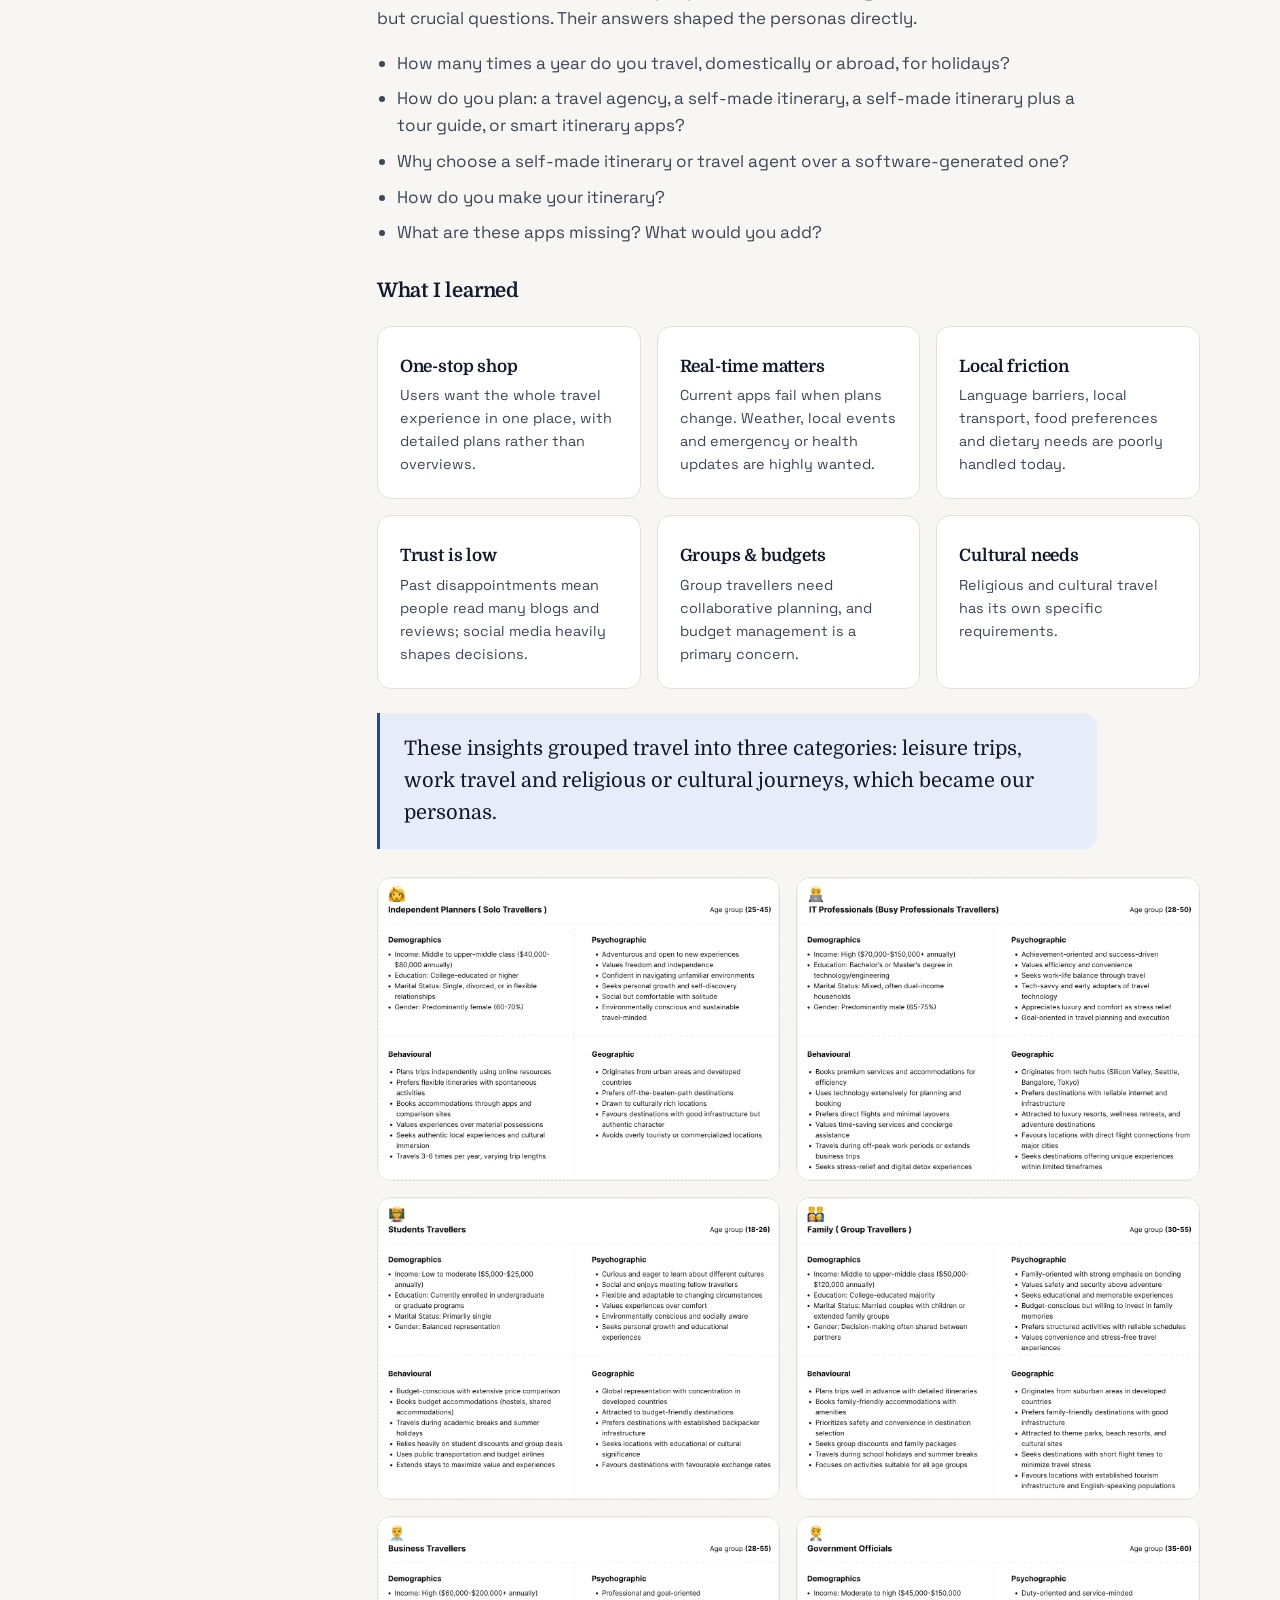
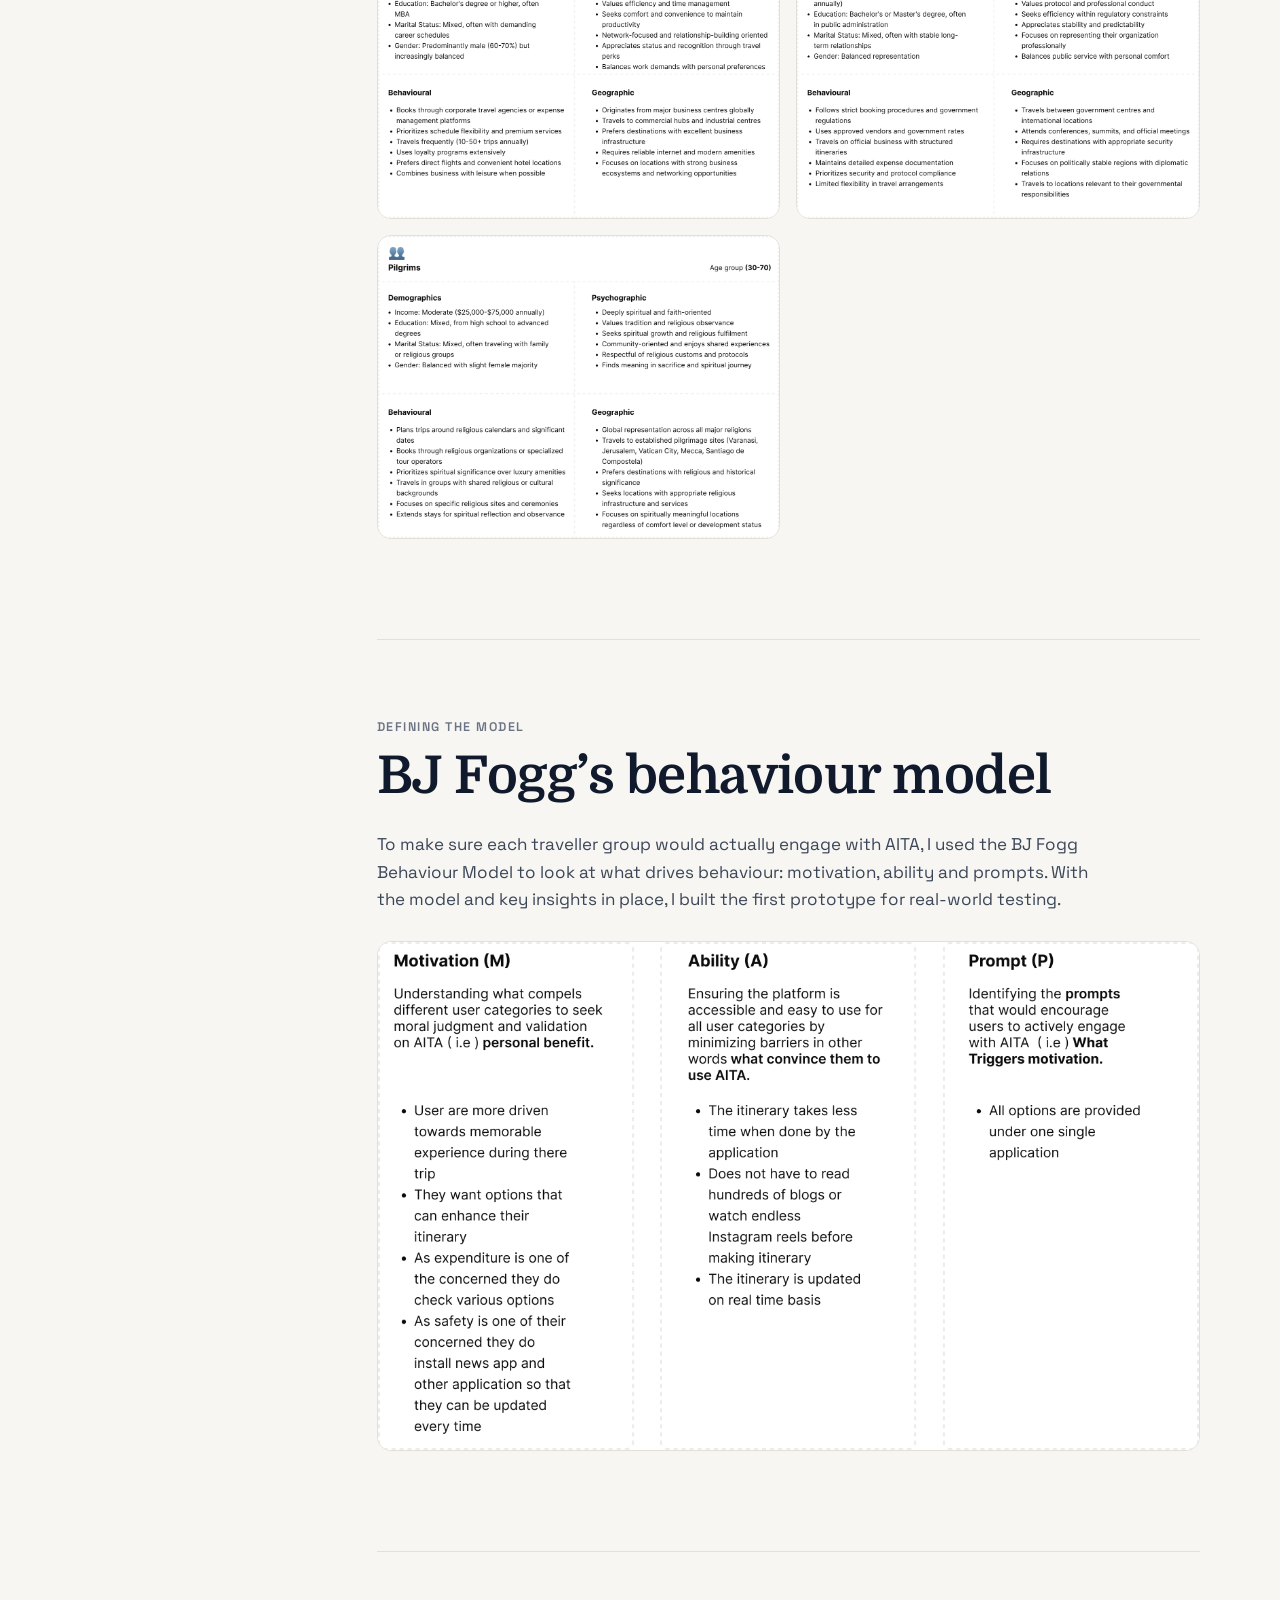
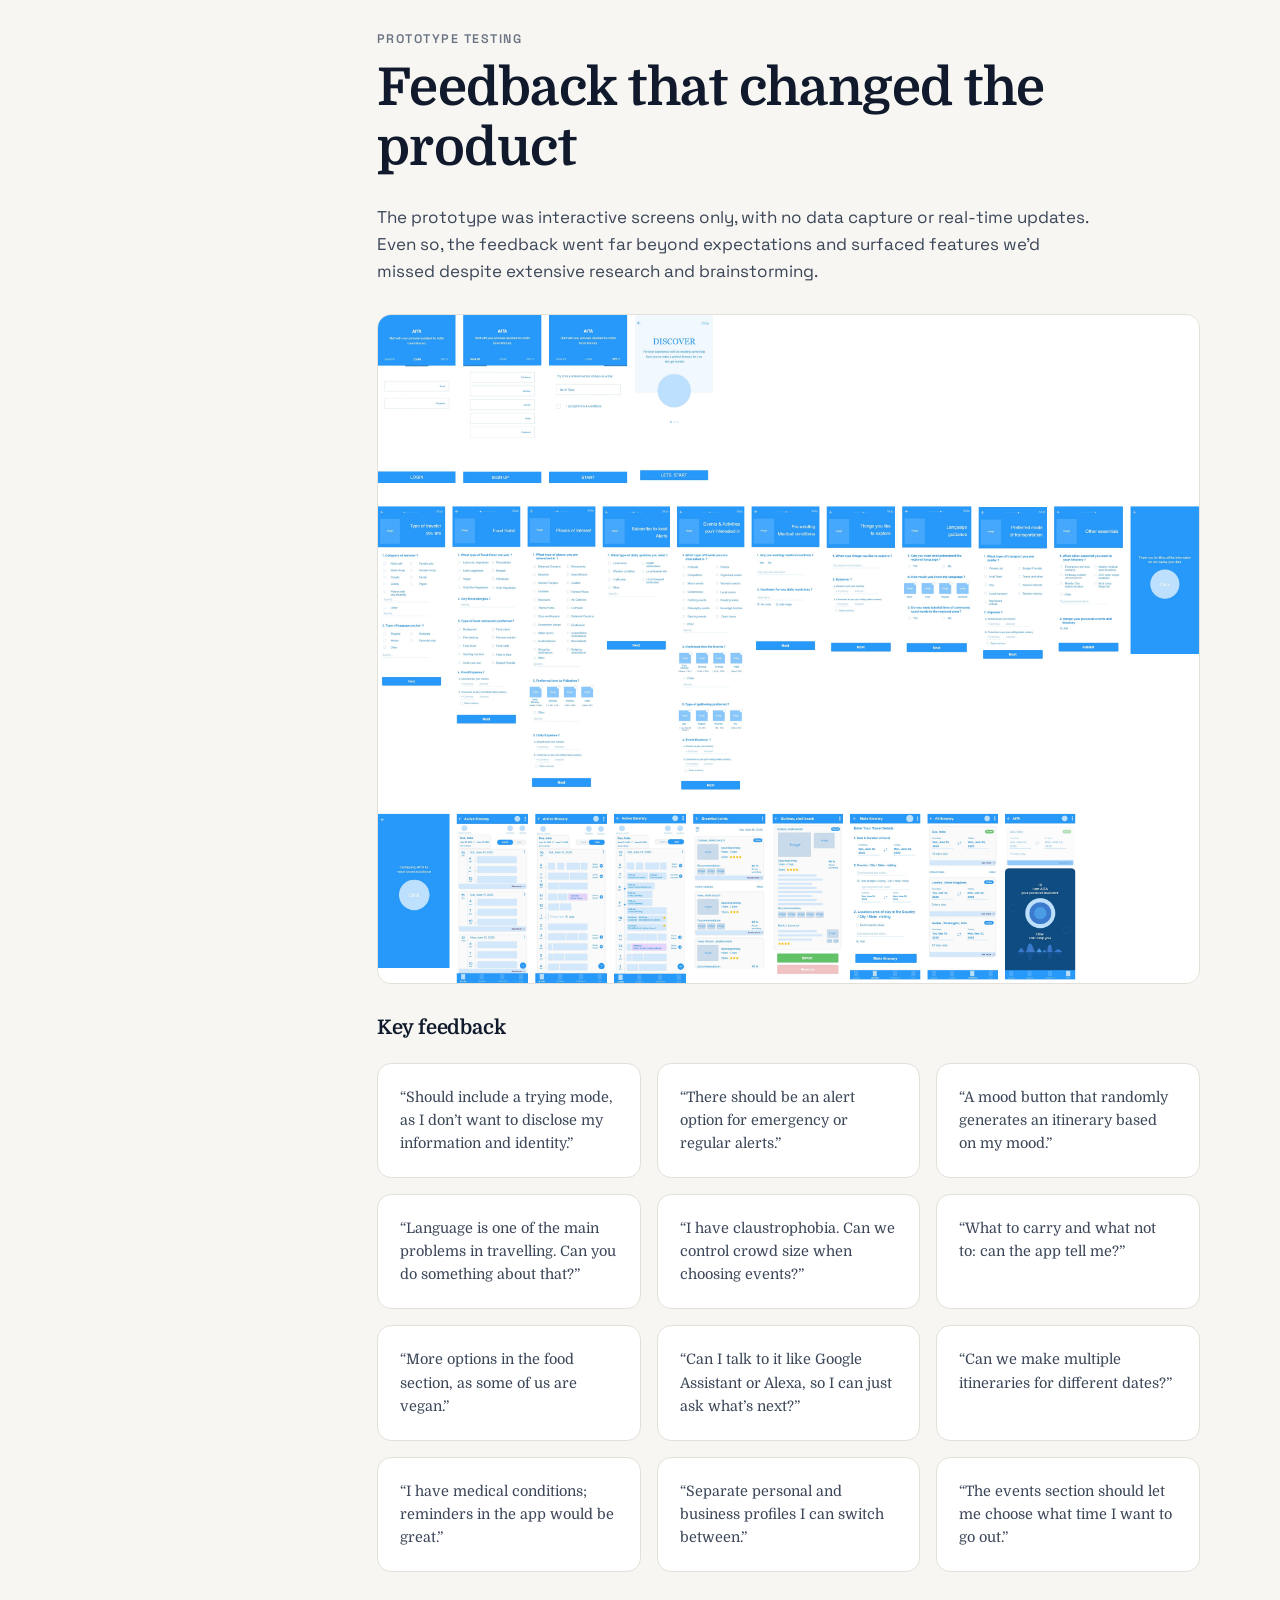
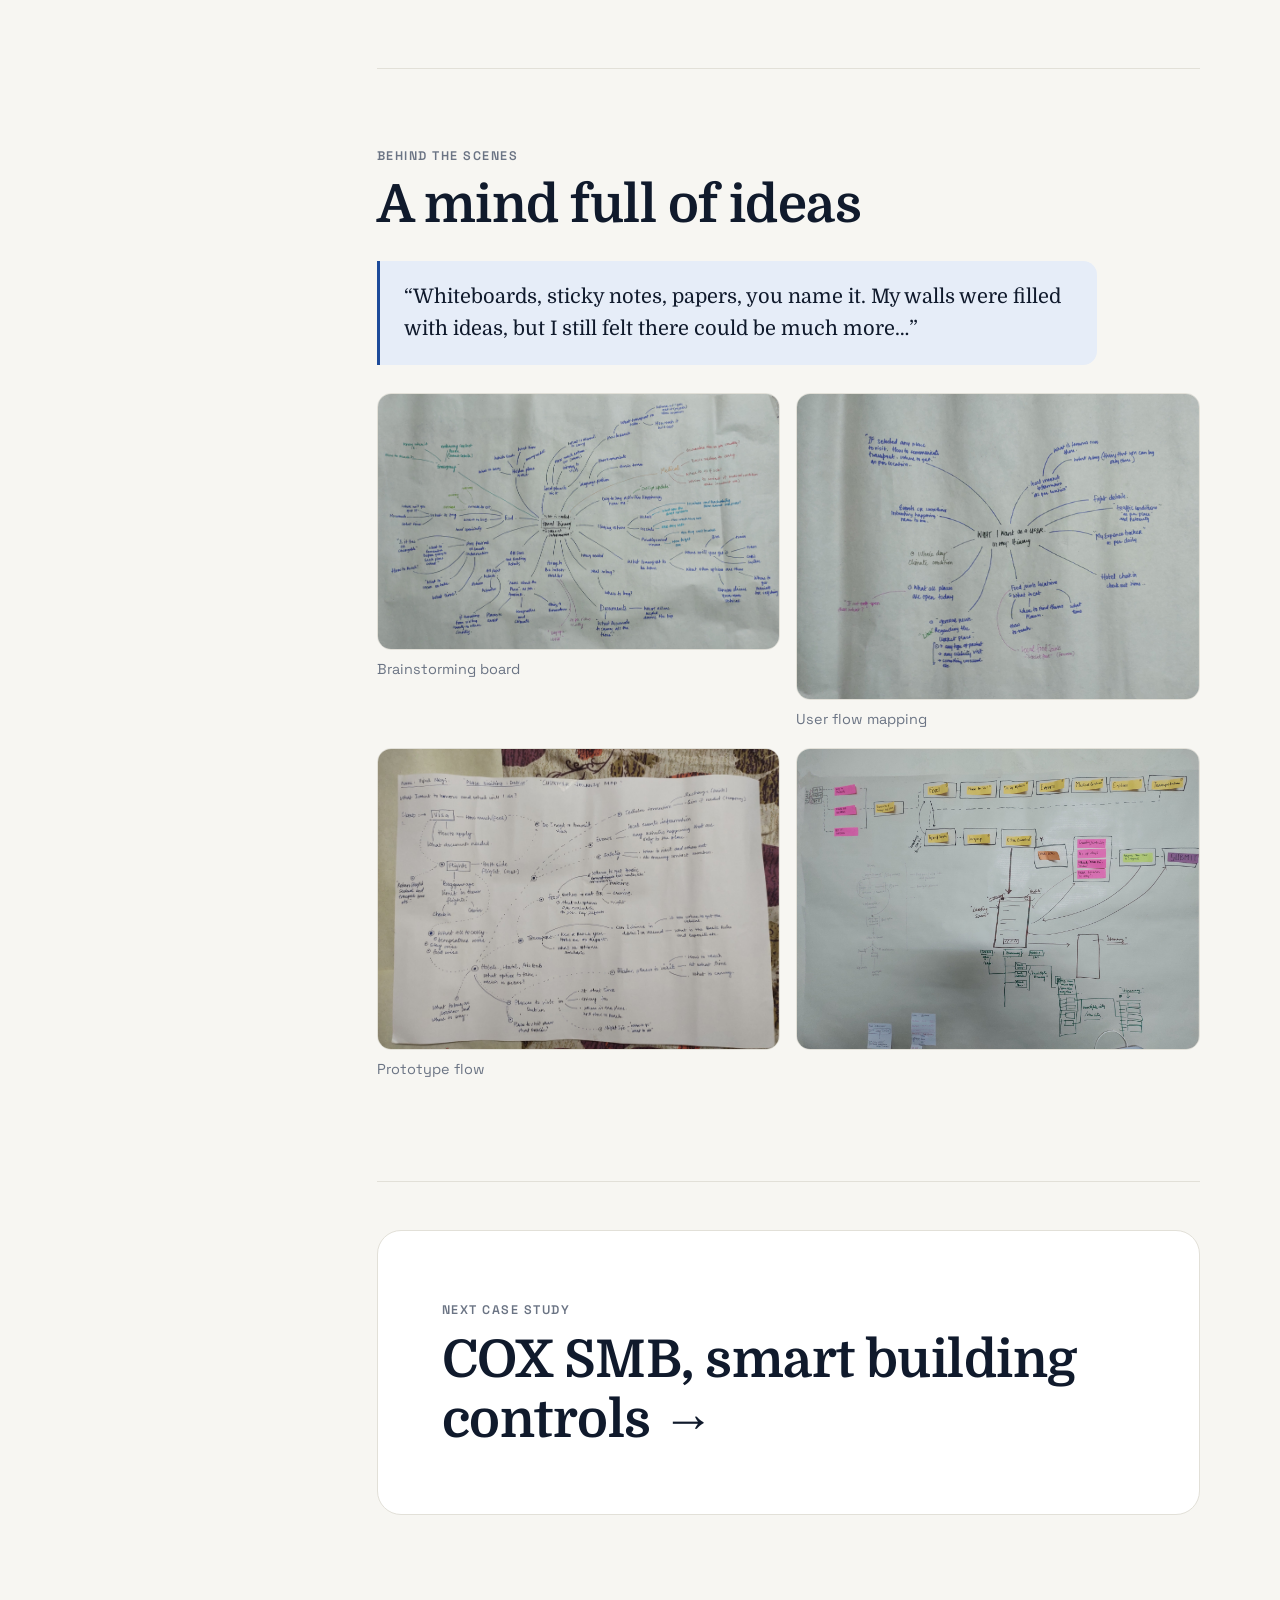
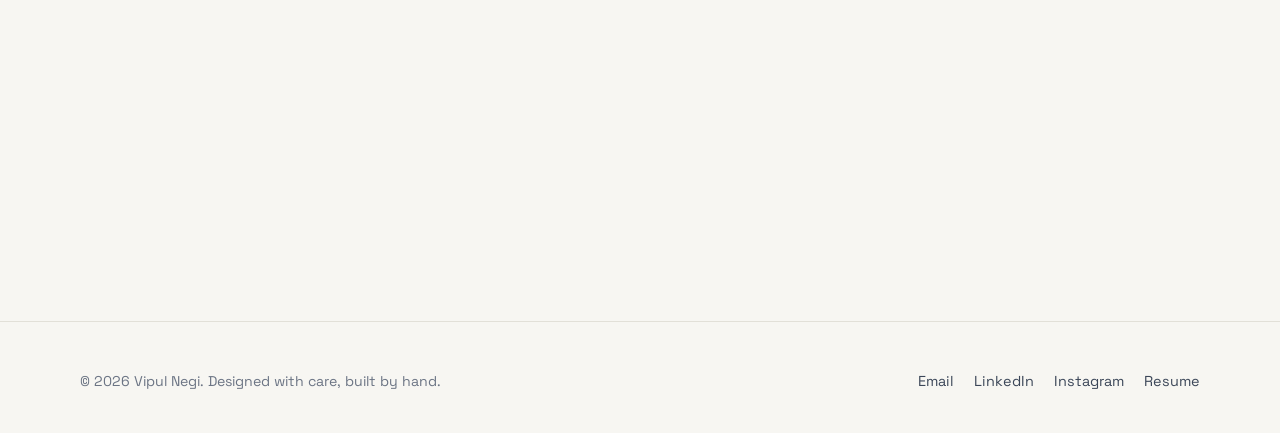
<file: work/aita.html>
<!doctype html>
<html lang="en">
<head>
  <meta charset="utf-8">
  <meta name="viewport" content="width=device-width, initial-scale=1">
  <title>AITA case study — Vipul Negi</title>
  <meta name="description" content="How Vipul Negi designed AITA, an AI travel planner that builds personalised itineraries with real-time updates and backup plans.">
  <meta property="og:image" content="../assets/img/hxRuOxoeQGVD5paWBdSOhYWdsX8.jpg">
  <link rel="icon" href="../assets/img/favicon.svg" type="image/svg+xml">
  <link rel="preconnect" href="https://fonts.googleapis.com">
  <link rel="preconnect" href="https://fonts.gstatic.com" crossorigin>
  <link href="https://fonts.googleapis.com/css2?family=Domine:wght@400;700&family=Space+Grotesk:wght@400;500;600;700&display=swap" rel="stylesheet">
  <link rel="stylesheet" href="../assets/css/styles.css">
  <script>try{var t=localStorage.getItem("theme");if(t)document.documentElement.dataset.theme=t}catch(e){}</script>
</head>
<body data-root="../" data-page="work/aita.html">
  <a class="skip-link" href="#main">Skip to content</a>
  <header id="site-header"></header>

  <main id="main">
    <section class="cs-hero">
      <div class="container">
        <a class="back-link" href="../index.html#work">← All work</a>
        <span class="eyebrow">Case study · AI travel</span>
        <h1>AITA</h1>
        <p class="lead">An AI travel planner that builds end-to-end personalised itineraries, with real-time updates, backup plans and recommendations based on each traveller’s preferences.</p>
        <dl class="cs-meta">
          <div><dt>Client</dt><dd>Travel AI Solutions</dd></div>
          <div><dt>Duration</dt><dd>6 months</dd></div>
          <div><dt>Role</dt><dd>UX &amp; product design, research</dd></div>
          <div><dt>Focus</dt><dd>Real-time travel planning</dd></div>
        </dl>
        <figure class="cs-cover">
          <img src="../assets/img/hxRuOxoeQGVD5paWBdSOhYWdsX8.jpg" alt="AITA brand cover">
        </figure>
      </div>
    </section>

    <div class="container cs-layout">
      <aside class="toc" aria-label="On this page">
        <p>On this page</p>
        <ol>
          <li><a href="#what">What is AITA</a></li>
          <li><a href="#why">Why it’s needed</a></li>
          <li><a href="#problem">Problem</a></li>
          <li><a href="#validation">Validation</a></li>
          <li><a href="#model">Defining the model</a></li>
          <li><a href="#testing">Prototype testing</a></li>
          <li><a href="#process">Behind the scenes</a></li>
        </ol>
      </aside>

      <article>
        <section class="cs-section" id="what">
          <span class="eyebrow">What is AITA?</span>
          <h2>Hundreds of hours of planning, in one place</h2>
          <div class="prose">
            <p>AITA provides end-to-end personalised itineraries with real-time updates, backup plans and AI-powered recommendations based on user preferences.</p>
            <p>Travellers spend hundreds of hours searching different websites for flights, accommodation and activities, and the trip often still goes wrong when plans fail.</p>
          </div>
          <div class="cards">
            <div class="card"><span class="num">1B+</span><h4>International tourists</h4><p>travel every year.</p></div>
            <div class="card"><span class="num">$1,036B</span><h4>Spent on travel</h4><p>globally, a massive need for intelligent travel planning.</p></div>
            <div class="card"><span class="num">80%</span><h4>Self-made itineraries</h4><p>of people interviewed build their own plans because they distrust existing apps.</p></div>
          </div>
        </section>

        <section class="cs-section" id="why">
          <span class="eyebrow">Why such a solution is necessary</span>
          <h2>Before asking “why”, look back</h2>
          <p class="callout">“Wait! Before we ask ‘why?’, we first need to dive back into the past and see how things worked back then.”</p>
          <div class="prose">
            <p>Travel planning evolved from cave paintings and survival instincts to GPS apps and satellite imagery. Hsüan-tsang’s 7th-century journey to India relied on determination and basic maps; today’s travel influencers share their journeys in real time. Despite all this technology, the human drive to explore and guide others hasn’t changed.</p>
            <ul>
              <li>1.36 billion tourists a year spend hundreds of hours researching across fragmented travel platforms.</li>
              <li>Too much information from blogs, reviews and booking sites makes decisions harder, not easier.</li>
              <li>Travellers juggle multiple apps and often fall back on Word documents because no single platform does it all.</li>
              <li>Western travellers research heavily for Asia and Africa; Asian travellers prefer packages for Europe and America.</li>
              <li>80% of users build their own itineraries, seeing existing apps as inefficient and impersonal.</li>
            </ul>
          </div>
          <div class="gallery">
            <figure><img src="../assets/img/M9i006DmEsSjWsLBVGNO5OtVmlI.jpg" alt="How travel planning evolved over time" loading="lazy"></figure>
            <figure><img src="../assets/img/DEfmj9KnkPPBcUHBaVyGYtS9Foc.jpg" alt="Where AITA comes in" loading="lazy"></figure>
          </div>
        </section>

        <section class="cs-section" id="problem">
          <span class="eyebrow">Problem</span>
          <h2>Plans break, and apps don’t adapt</h2>
          <p class="callout">“Current travel planning applications fail to provide comprehensive, personalised itineraries that can adapt to real-time changes, leaving travellers frustrated when their carefully planned trips encounter unexpected disruptions.”</p>
          <div class="gallery gallery--1">
            <figure><img src="../assets/img/Gg3tEw4FYomSLFL8aIMK68T04.jpg" alt="Challenges faced by travellers" loading="lazy"></figure>
            <figure><img src="../assets/img/nUl71f67UWPZQZDN4ecQlv6nGvA.jpg" alt="What AITA brings to the table" loading="lazy"><figcaption>What AITA brings to the table</figcaption></figure>
          </div>
        </section>

        <section class="cs-section" id="validation">
          <span class="eyebrow">Validation</span>
          <h2>Talking to travellers first</h2>
          <div class="prose">
            <p>To confirm the need, I interviewed people from diverse backgrounds with a set of basic but crucial questions. Their answers shaped the personas directly.</p>
            <ul>
              <li>How many times a year do you travel, domestically or abroad, for holidays?</li>
              <li>How do you plan: a travel agency, a self-made itinerary, a self-made itinerary plus a tour guide, or smart itinerary apps?</li>
              <li>Why choose a self-made itinerary or travel agent over a software-generated one?</li>
              <li>How do you make your itinerary?</li>
              <li>What are these apps missing? What would you add?</li>
            </ul>
          </div>
          <h3>What I learned</h3>
          <div class="cards">
            <div class="card"><h4>One-stop shop</h4><p>Users want the whole travel experience in one place, with detailed plans rather than overviews.</p></div>
            <div class="card"><h4>Real-time matters</h4><p>Current apps fail when plans change. Weather, local events and emergency or health updates are highly wanted.</p></div>
            <div class="card"><h4>Local friction</h4><p>Language barriers, local transport, food preferences and dietary needs are poorly handled today.</p></div>
            <div class="card"><h4>Trust is low</h4><p>Past disappointments mean people read many blogs and reviews; social media heavily shapes decisions.</p></div>
            <div class="card"><h4>Groups &amp; budgets</h4><p>Group travellers need collaborative planning, and budget management is a primary concern.</p></div>
            <div class="card"><h4>Cultural needs</h4><p>Religious and cultural travel has its own specific requirements.</p></div>
          </div>
          <p class="callout">These insights grouped travel into three categories: leisure trips, work travel and religious or cultural journeys, which became our personas.</p>
          <div class="gallery">
            <figure><img src="../assets/img/MlLcyLzG9vmn7CAhGyzQJAxwnzU.jpg" alt="Persona card" loading="lazy"></figure>
            <figure><img src="../assets/img/rm3XHUCwzI09U1zjsEWqy12OZI.jpg" alt="Persona card" loading="lazy"></figure>
            <figure><img src="../assets/img/C9nVUbz4wbIZWAcWBMpcqAo27o.jpg" alt="Persona card" loading="lazy"></figure>
            <figure><img src="../assets/img/9ksHyyFsqM7FN2osv70YGal8.jpg" alt="Persona card" loading="lazy"></figure>
            <figure><img src="../assets/img/inpfy8xg28DaQdbMfzH2jxfeBw.jpg" alt="Persona card" loading="lazy"></figure>
            <figure><img src="../assets/img/JX9fQxNirxlRLd0WNBuXnwjMiTs.jpg" alt="Persona card" loading="lazy"></figure>
            <figure><img src="../assets/img/JjVyEyNvZft3b6aBjZ2vh6yok.jpg" alt="Persona card" loading="lazy"></figure>
          </div>
        </section>

        <section class="cs-section" id="model">
          <span class="eyebrow">Defining the model</span>
          <h2>BJ Fogg’s behaviour model</h2>
          <div class="prose">
            <p>To make sure each traveller group would actually engage with AITA, I used the BJ Fogg Behaviour Model to look at what drives behaviour: motivation, ability and prompts. With the model and key insights in place, I built the first prototype for real-world testing.</p>
          </div>
          <div class="gallery gallery--1">
            <figure><img src="../assets/img/eIn0UbfZr9YGrfZI1l43vr5Kow.jpg" alt="BJ Fogg behaviour model applied to AITA" loading="lazy"></figure>
          </div>
        </section>

        <section class="cs-section" id="testing">
          <span class="eyebrow">Prototype testing</span>
          <h2>Feedback that changed the product</h2>
          <div class="prose">
            <p>The prototype was interactive screens only, with no data capture or real-time updates. Even so, the feedback went far beyond expectations and surfaced features we’d missed despite extensive research and brainstorming.</p>
          </div>
          <div class="gallery gallery--1">
            <figure><img src="../assets/img/lOWtAwoRAdDQNRO3khzn1RRh4o.jpg" alt="Prototype screens used in testing" loading="lazy"></figure>
          </div>
          <h3>Key feedback</h3>
          <div class="cards">
            <div class="card"><p class="persona-quote">“Should include a trying mode, as I don’t want to disclose my information and identity.”</p></div>
            <div class="card"><p class="persona-quote">“There should be an alert option for emergency or regular alerts.”</p></div>
            <div class="card"><p class="persona-quote">“A mood button that randomly generates an itinerary based on my mood.”</p></div>
            <div class="card"><p class="persona-quote">“Language is one of the main problems in travelling. Can you do something about that?”</p></div>
            <div class="card"><p class="persona-quote">“I have claustrophobia. Can we control crowd size when choosing events?”</p></div>
            <div class="card"><p class="persona-quote">“What to carry and what not to: can the app tell me?”</p></div>
            <div class="card"><p class="persona-quote">“More options in the food section, as some of us are vegan.”</p></div>
            <div class="card"><p class="persona-quote">“Can I talk to it like Google Assistant or Alexa, so I can just ask what’s next?”</p></div>
            <div class="card"><p class="persona-quote">“Can we make multiple itineraries for different dates?”</p></div>
            <div class="card"><p class="persona-quote">“I have medical conditions; reminders in the app would be great.”</p></div>
            <div class="card"><p class="persona-quote">“Separate personal and business profiles I can switch between.”</p></div>
            <div class="card"><p class="persona-quote">“The events section should let me choose what time I want to go out.”</p></div>
          </div>
        </section>

        <section class="cs-section" id="process">
          <span class="eyebrow">Behind the scenes</span>
          <h2>A mind full of ideas</h2>
          <p class="callout">“Whiteboards, sticky notes, papers, you name it. My walls were filled with ideas, but I still felt there could be much more…”</p>
          <div class="gallery">
            <figure><img src="../assets/img/3fHYWgZvc1cVwf6azVSmxOmEUSU.jpg" alt="Brainstorming board" loading="lazy"><figcaption>Brainstorming board</figcaption></figure>
            <figure><img src="../assets/img/wlnIu8nvzcIZKg1MsdYOchy9A.jpg" alt="User flow mapping on paper" loading="lazy"><figcaption>User flow mapping</figcaption></figure>
            <figure><img src="../assets/img/il1TbF9xz9mczihR5Qy2uP2vpQ.jpg" alt="Prototype flow sketches" loading="lazy"><figcaption>Prototype flow</figcaption></figure>
            <figure><img src="../assets/img/vWpaD1Z9VikmDY9wox5C55vhOxc.jpg" alt="Sticky-note mind map" loading="lazy"></figure>
          </div>
        </section>

        <a class="next-project" href="cox-smb.html">
          <span class="eyebrow">Next case study</span>
          <h2>COX SMB, smart building controls →</h2>
        </a>
      </article>
    </div>
  </main>

  <div id="site-footer"></div>
  <script src="../assets/js/main.js"></script>
</body>
</html>
</file>
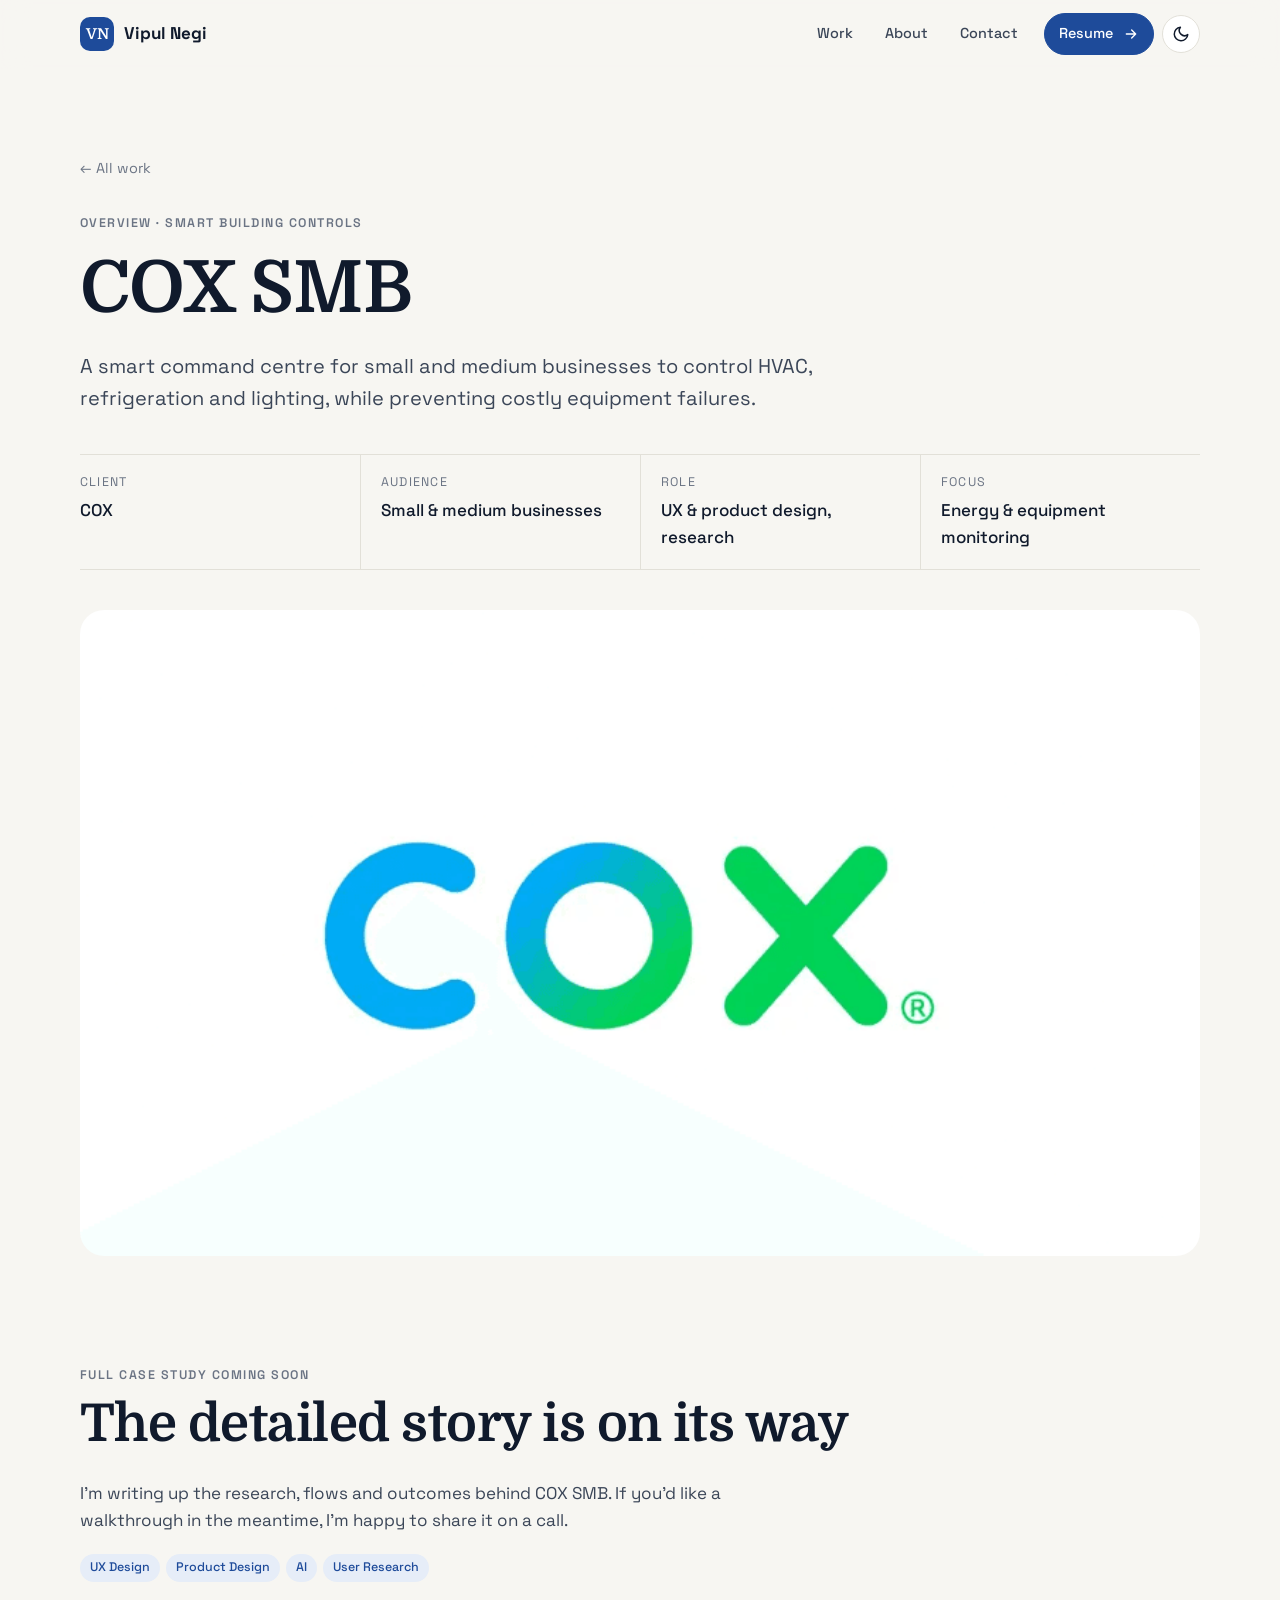
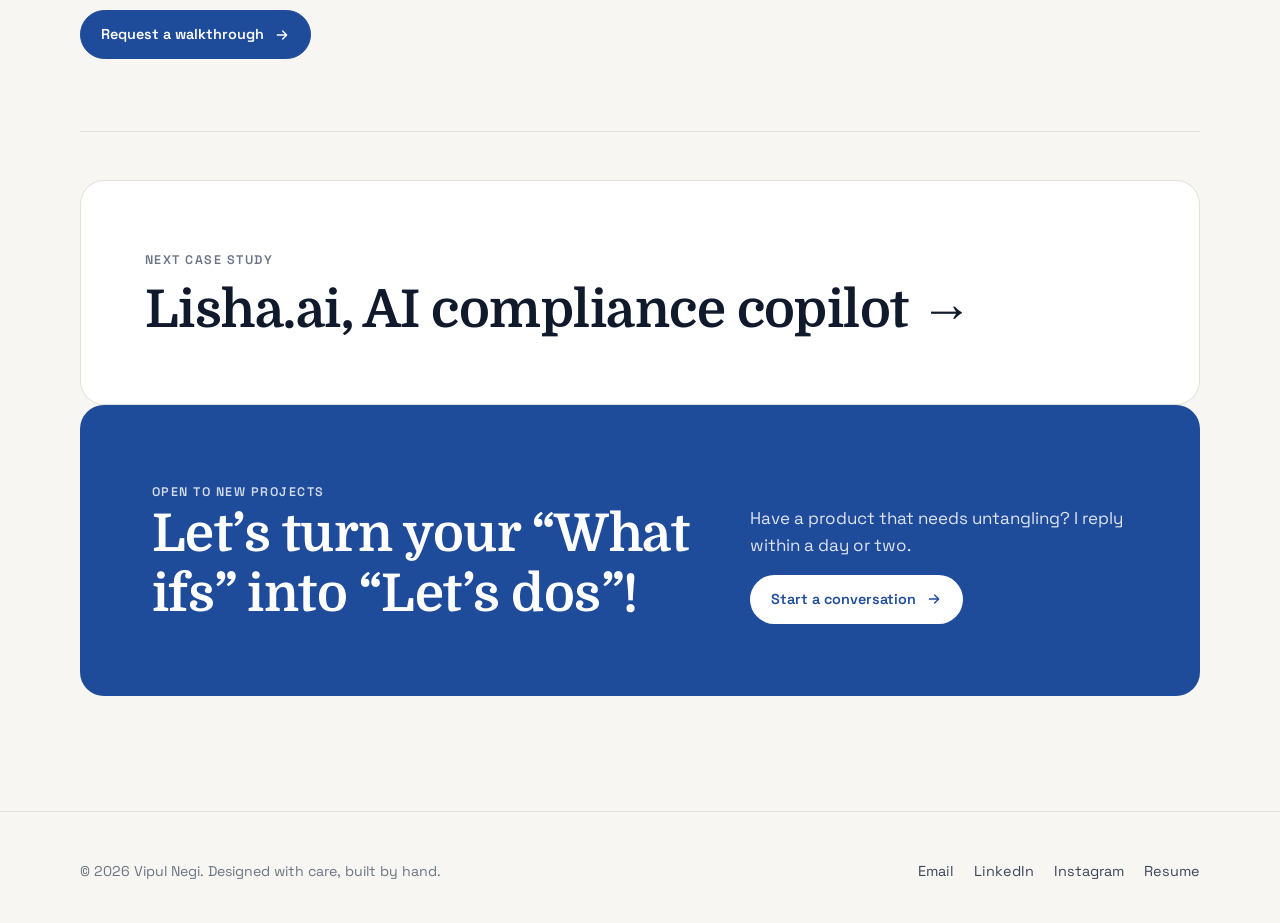
<file: work/cox-smb.html>
<!doctype html>
<html lang="en">
<head>
  <meta charset="utf-8">
  <meta name="viewport" content="width=device-width, initial-scale=1">
  <title>COX SMB — Vipul Negi</title>
  <meta name="description" content="COX SMB: a smart command centre for small and medium businesses to control HVAC, refrigeration and lighting.">
  <link rel="icon" href="../assets/img/favicon.svg" type="image/svg+xml">
  <link rel="preconnect" href="https://fonts.googleapis.com">
  <link rel="preconnect" href="https://fonts.gstatic.com" crossorigin>
  <link href="https://fonts.googleapis.com/css2?family=Domine:wght@400;700&family=Space+Grotesk:wght@400;500;600;700&display=swap" rel="stylesheet">
  <link rel="stylesheet" href="../assets/css/styles.css">
  <script>try{var t=localStorage.getItem("theme");if(t)document.documentElement.dataset.theme=t}catch(e){}</script>
</head>
<body data-root="../" data-page="work/cox-smb.html">
  <a class="skip-link" href="#main">Skip to content</a>
  <header id="site-header"></header>

  <!--
    TODO(Vipul): this page is a short overview because the original site had no COX case study
    (its card linked to AITA). Copy the section structure from work/lisha.html to expand it.
  -->
  <main id="main">
    <section class="cs-hero">
      <div class="container">
        <a class="back-link" href="../index.html#work">← All work</a>
        <span class="eyebrow">Overview · Smart building controls</span>
        <h1>COX SMB</h1>
        <p class="lead">A smart command centre for small and medium businesses to control HVAC, refrigeration and lighting, while preventing costly equipment failures.</p>
        <dl class="cs-meta">
          <div><dt>Client</dt><dd>COX</dd></div>
          <div><dt>Audience</dt><dd>Small &amp; medium businesses</dd></div>
          <div><dt>Role</dt><dd>UX &amp; product design, research</dd></div>
          <div><dt>Focus</dt><dd>Energy &amp; equipment monitoring</dd></div>
        </dl>
        <figure class="cs-cover">
          <img src="../assets/img/Yi8vwq3SU9J6XpPV1vQAqVuyR8A.webp" alt="COX SMB cover">
        </figure>
      </div>
    </section>

    <div class="container">
      <section class="cs-section">
        <span class="eyebrow">Full case study coming soon</span>
        <h2>The detailed story is on its way</h2>
        <div class="prose">
          <p>I’m writing up the research, flows and outcomes behind COX SMB. If you’d like a walkthrough in the meantime, I’m happy to share it on a call.</p>
        </div>
        <ul class="tags" style="margin:20px 0 28px"><li class="tag">UX Design</li><li class="tag">Product Design</li><li class="tag">AI</li><li class="tag">User Research</li></ul>
        <a class="btn btn--primary" href="../contact.html">Request a walkthrough
          <svg viewBox="0 0 24 24" fill="none" stroke="currentColor" stroke-width="2" stroke-linecap="round" stroke-linejoin="round" aria-hidden="true"><path d="M5 12h14M13 6l6 6-6 6"/></svg>
        </a>
      </section>

      <a class="next-project" href="lisha.html">
        <span class="eyebrow">Next case study</span>
        <h2>Lisha.ai, AI compliance copilot →</h2>
      </a>
    </div>
  </main>

  <div id="site-footer"></div>
  <script src="../assets/js/main.js"></script>
</body>
</html>
</file>
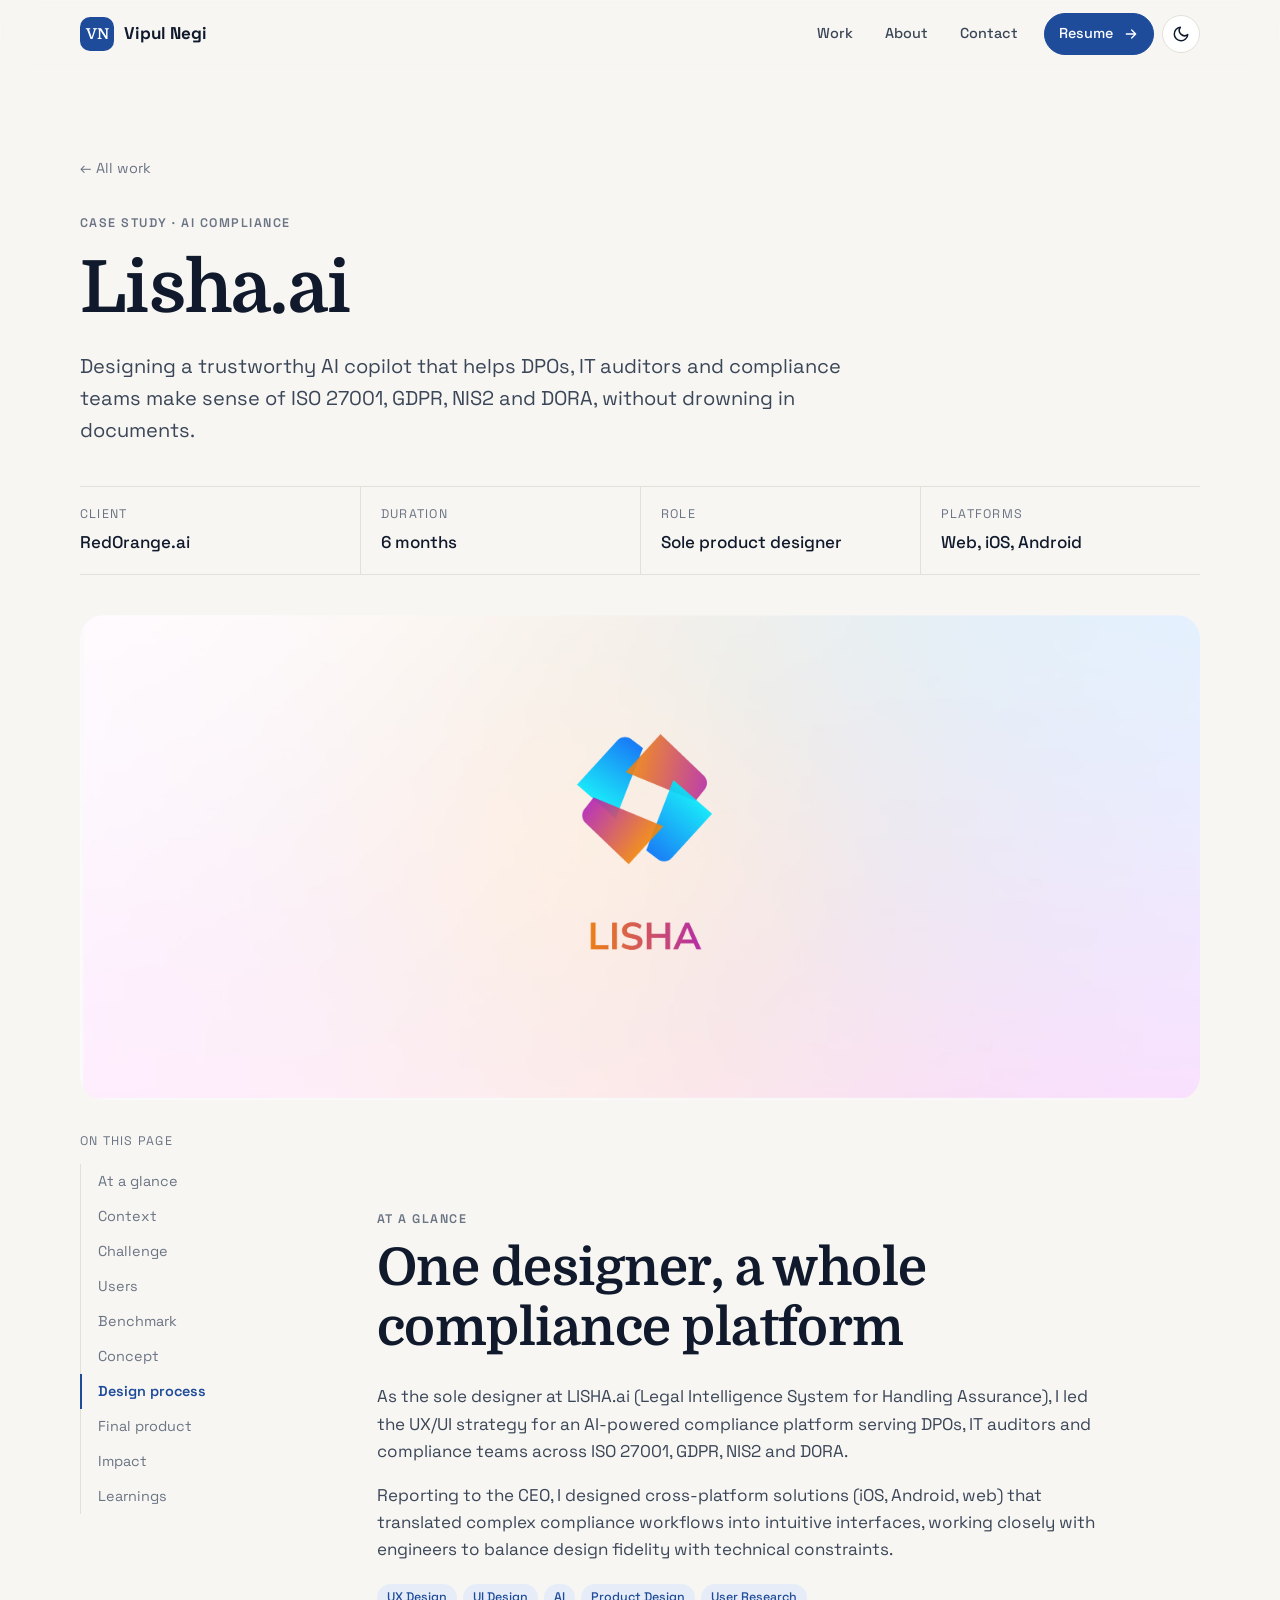
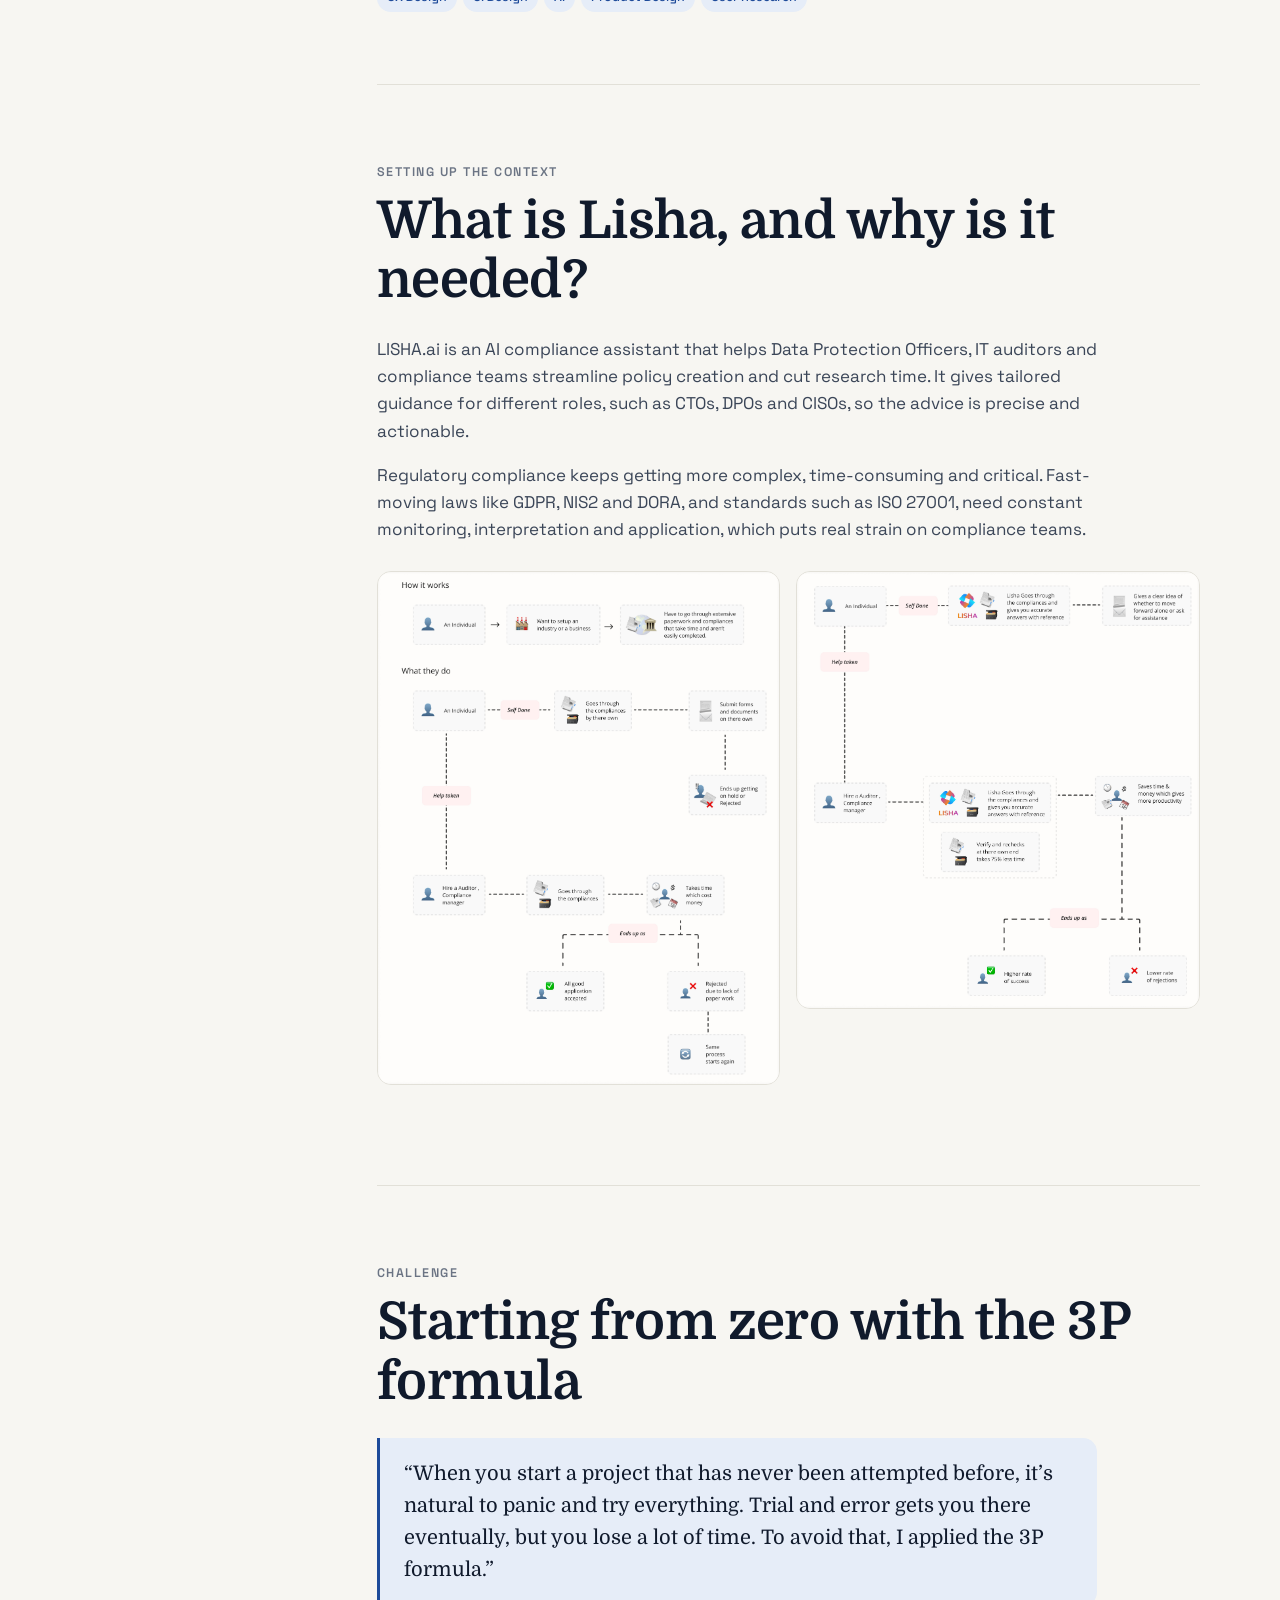
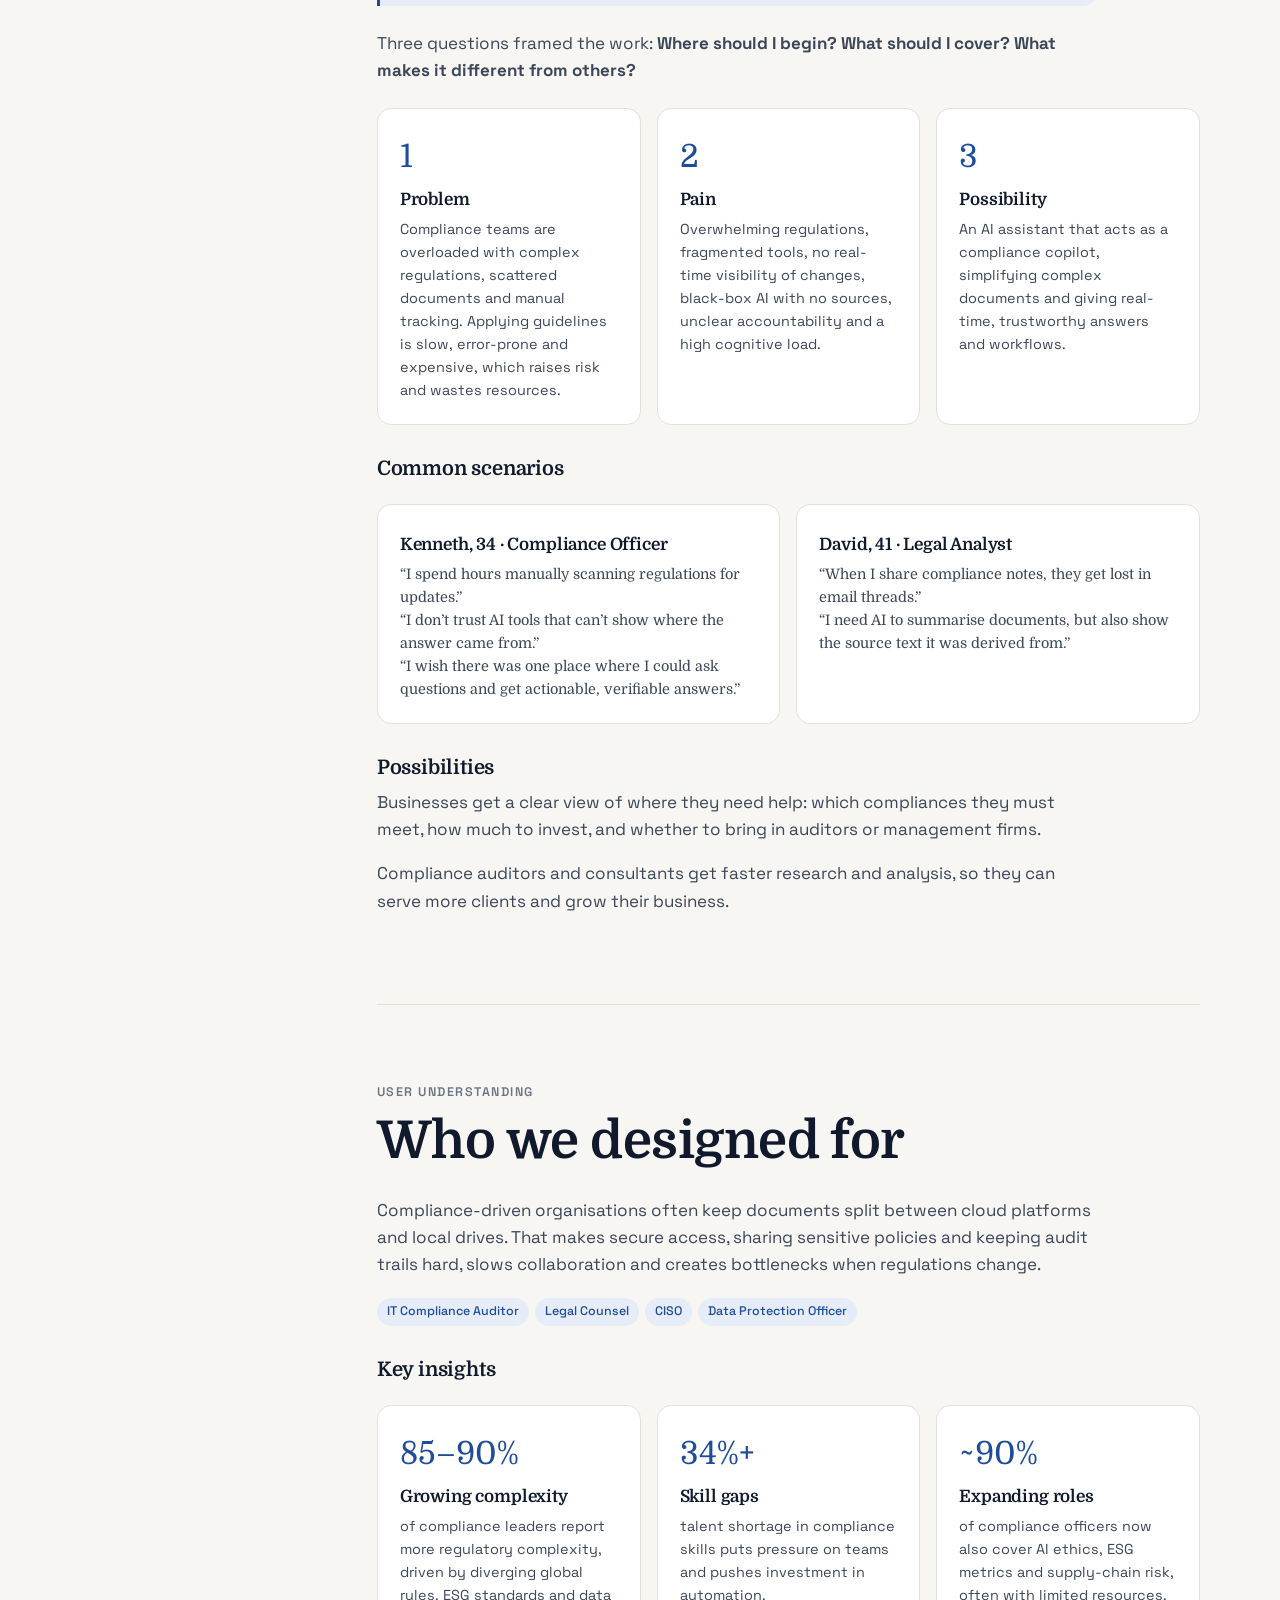
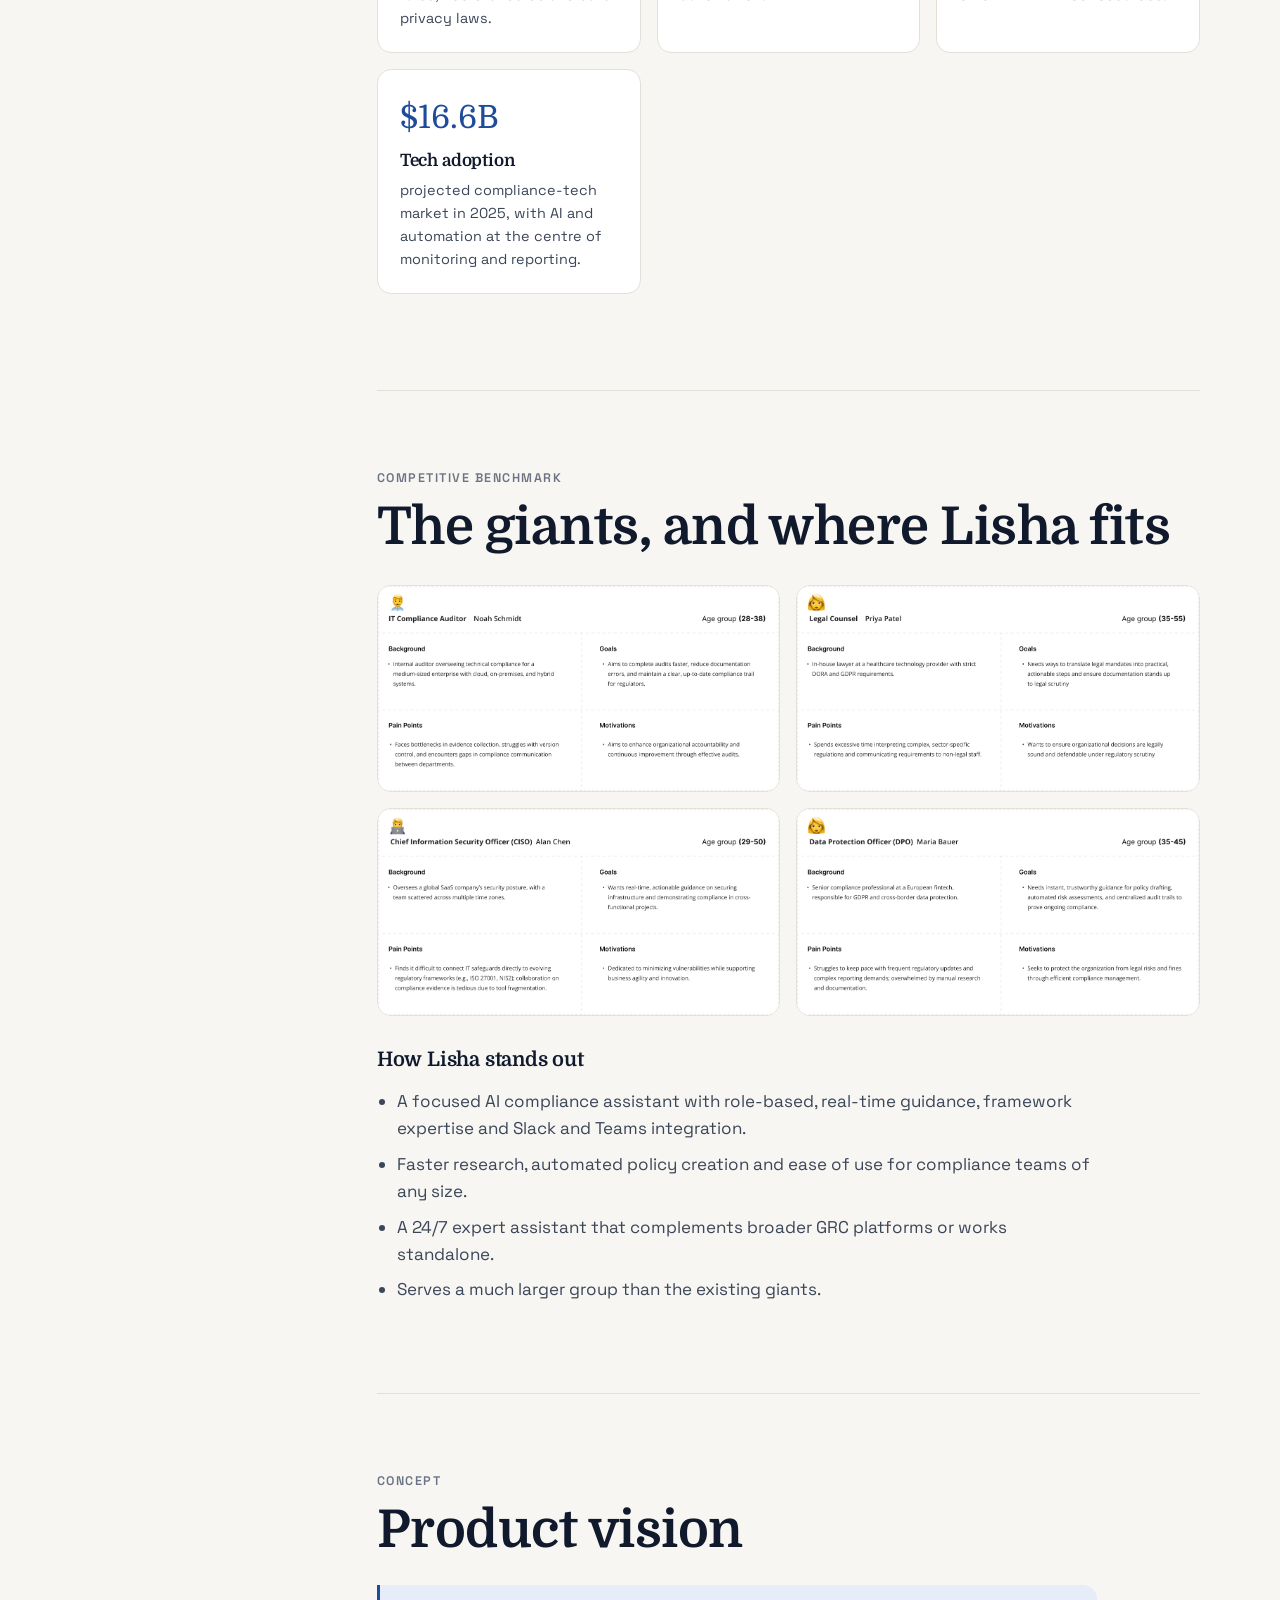
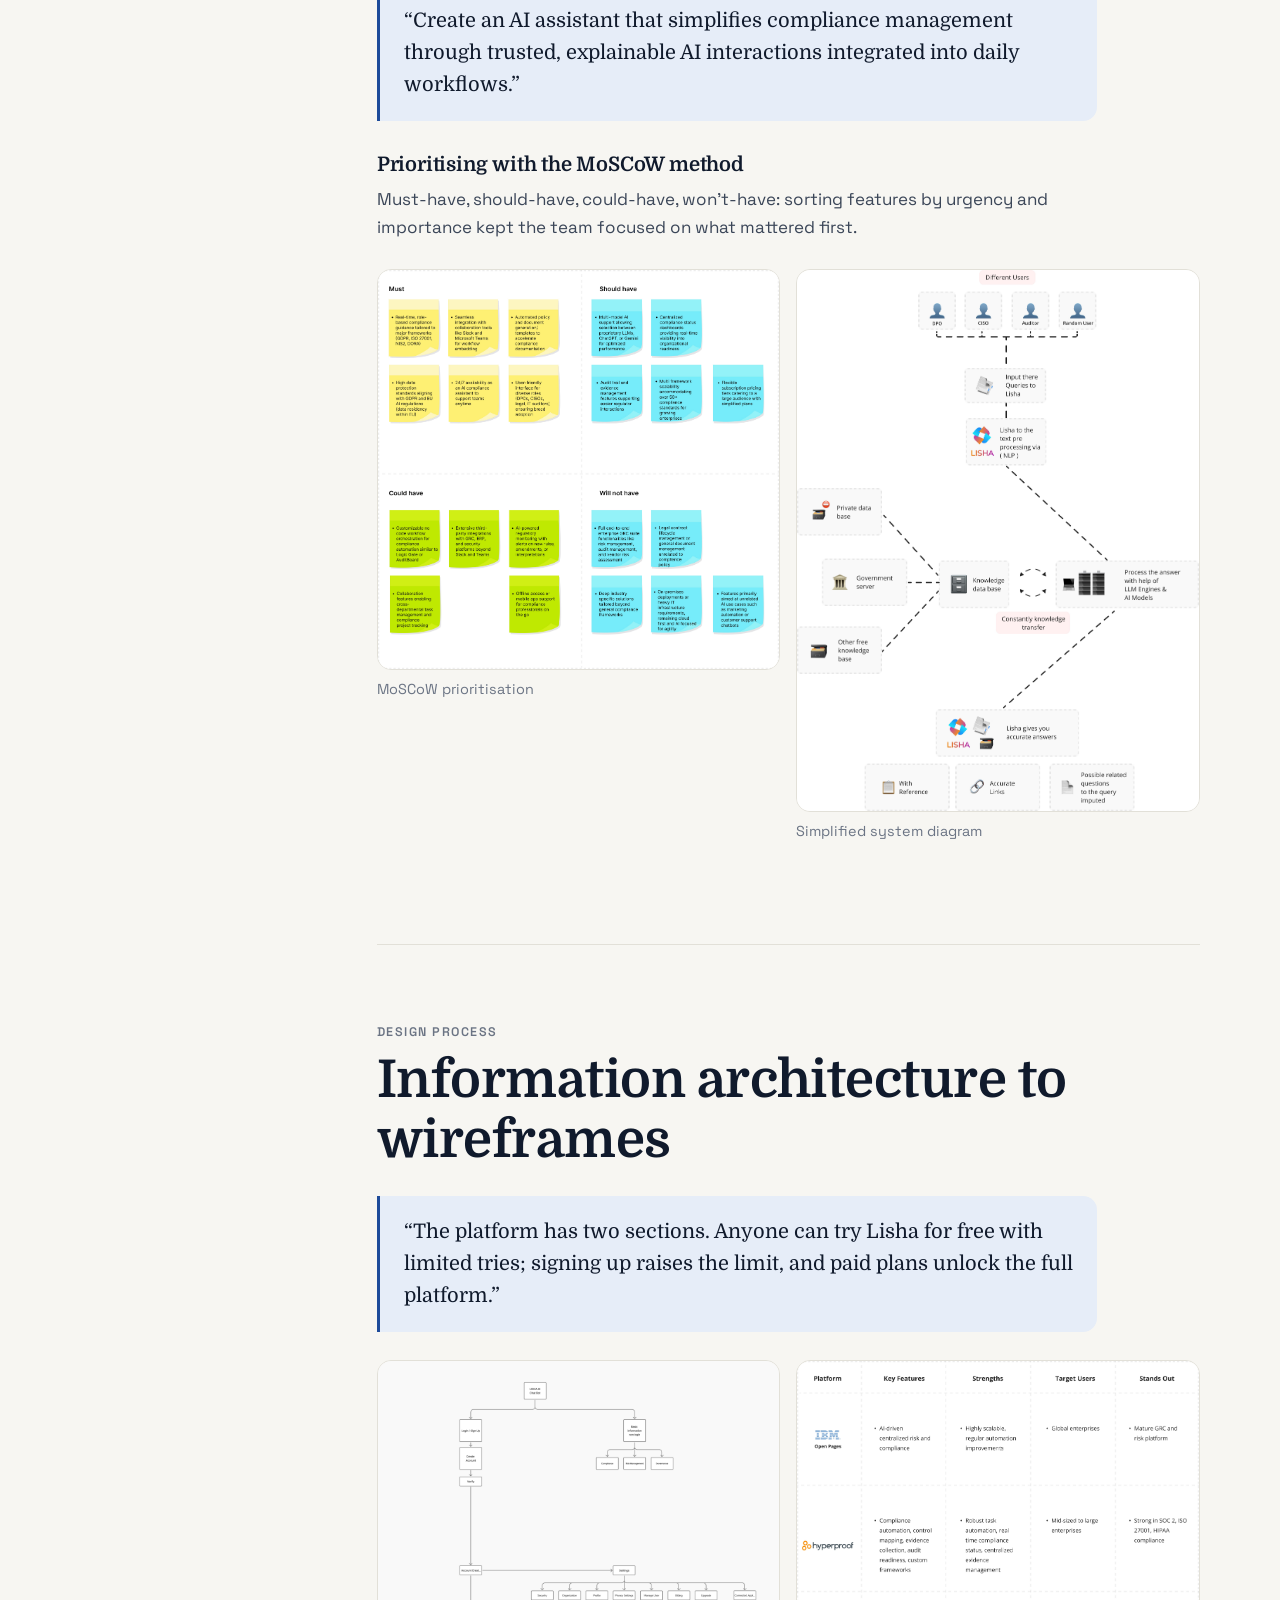
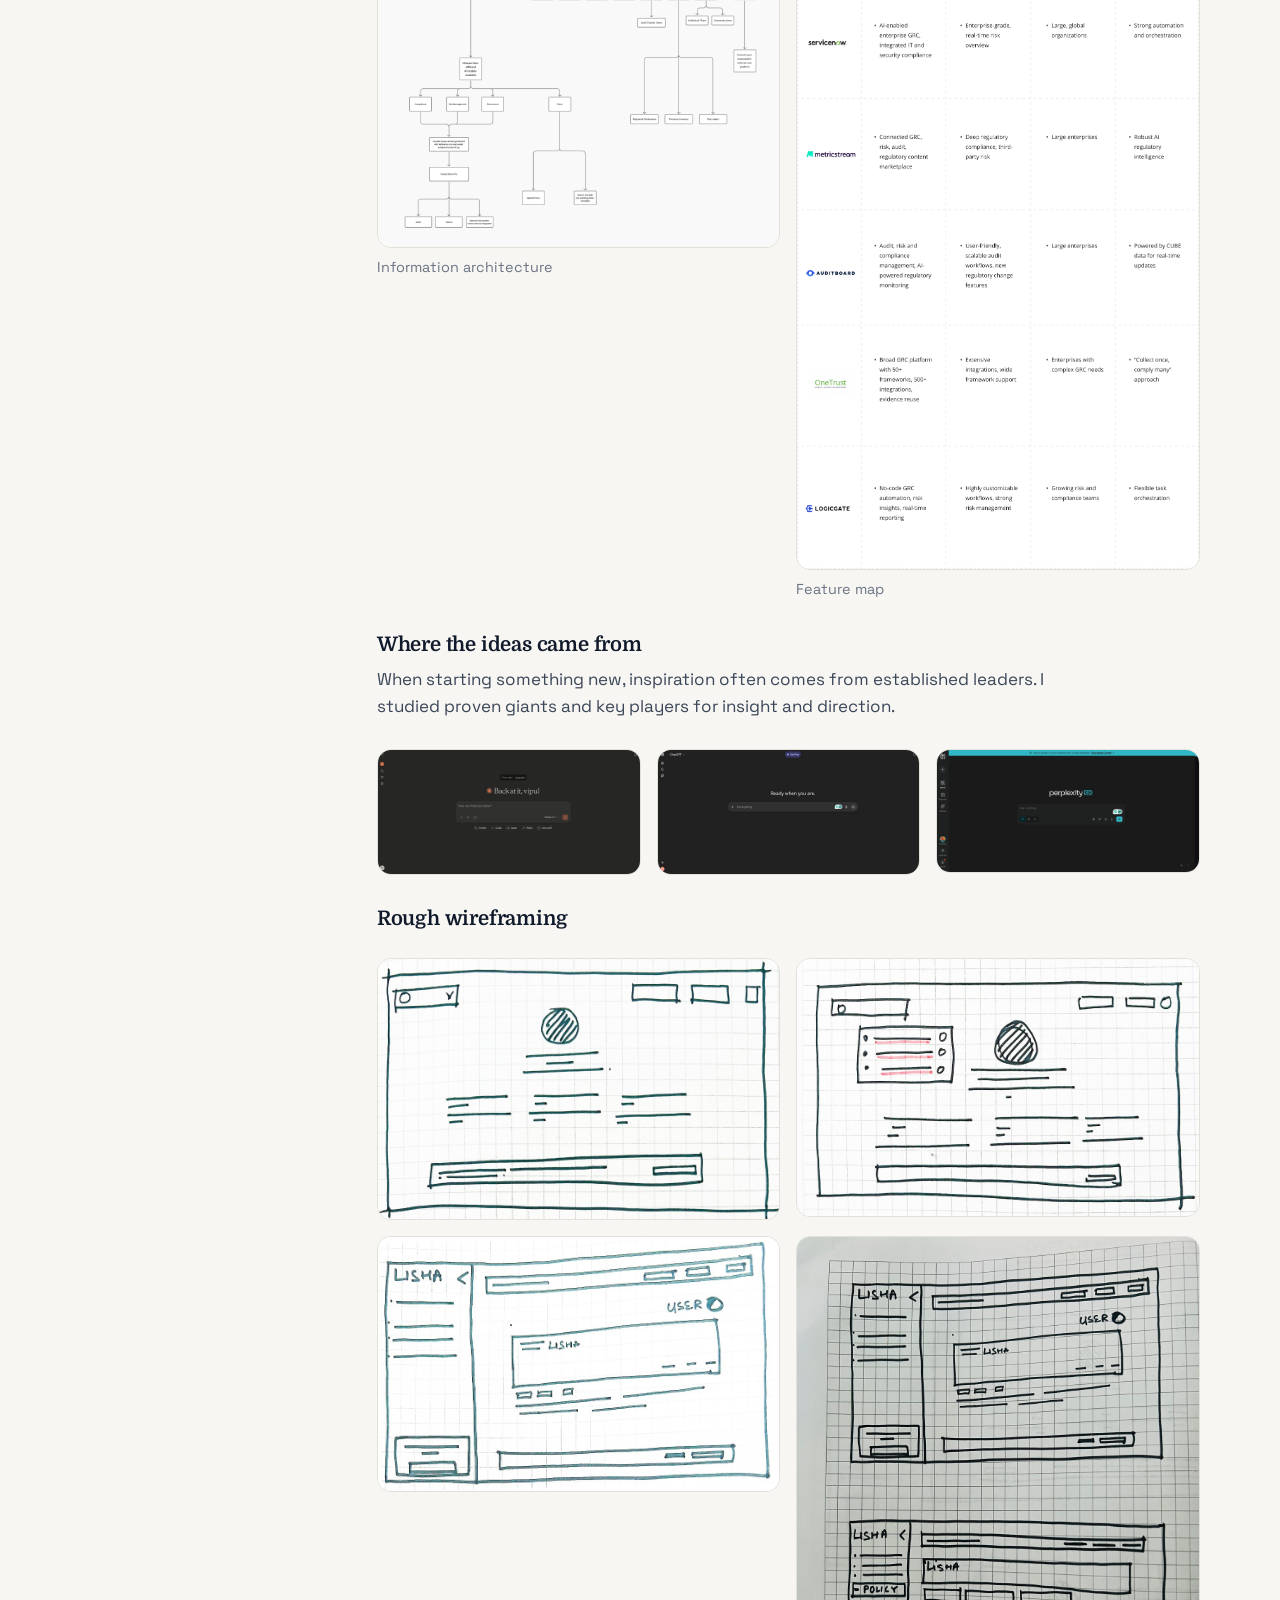
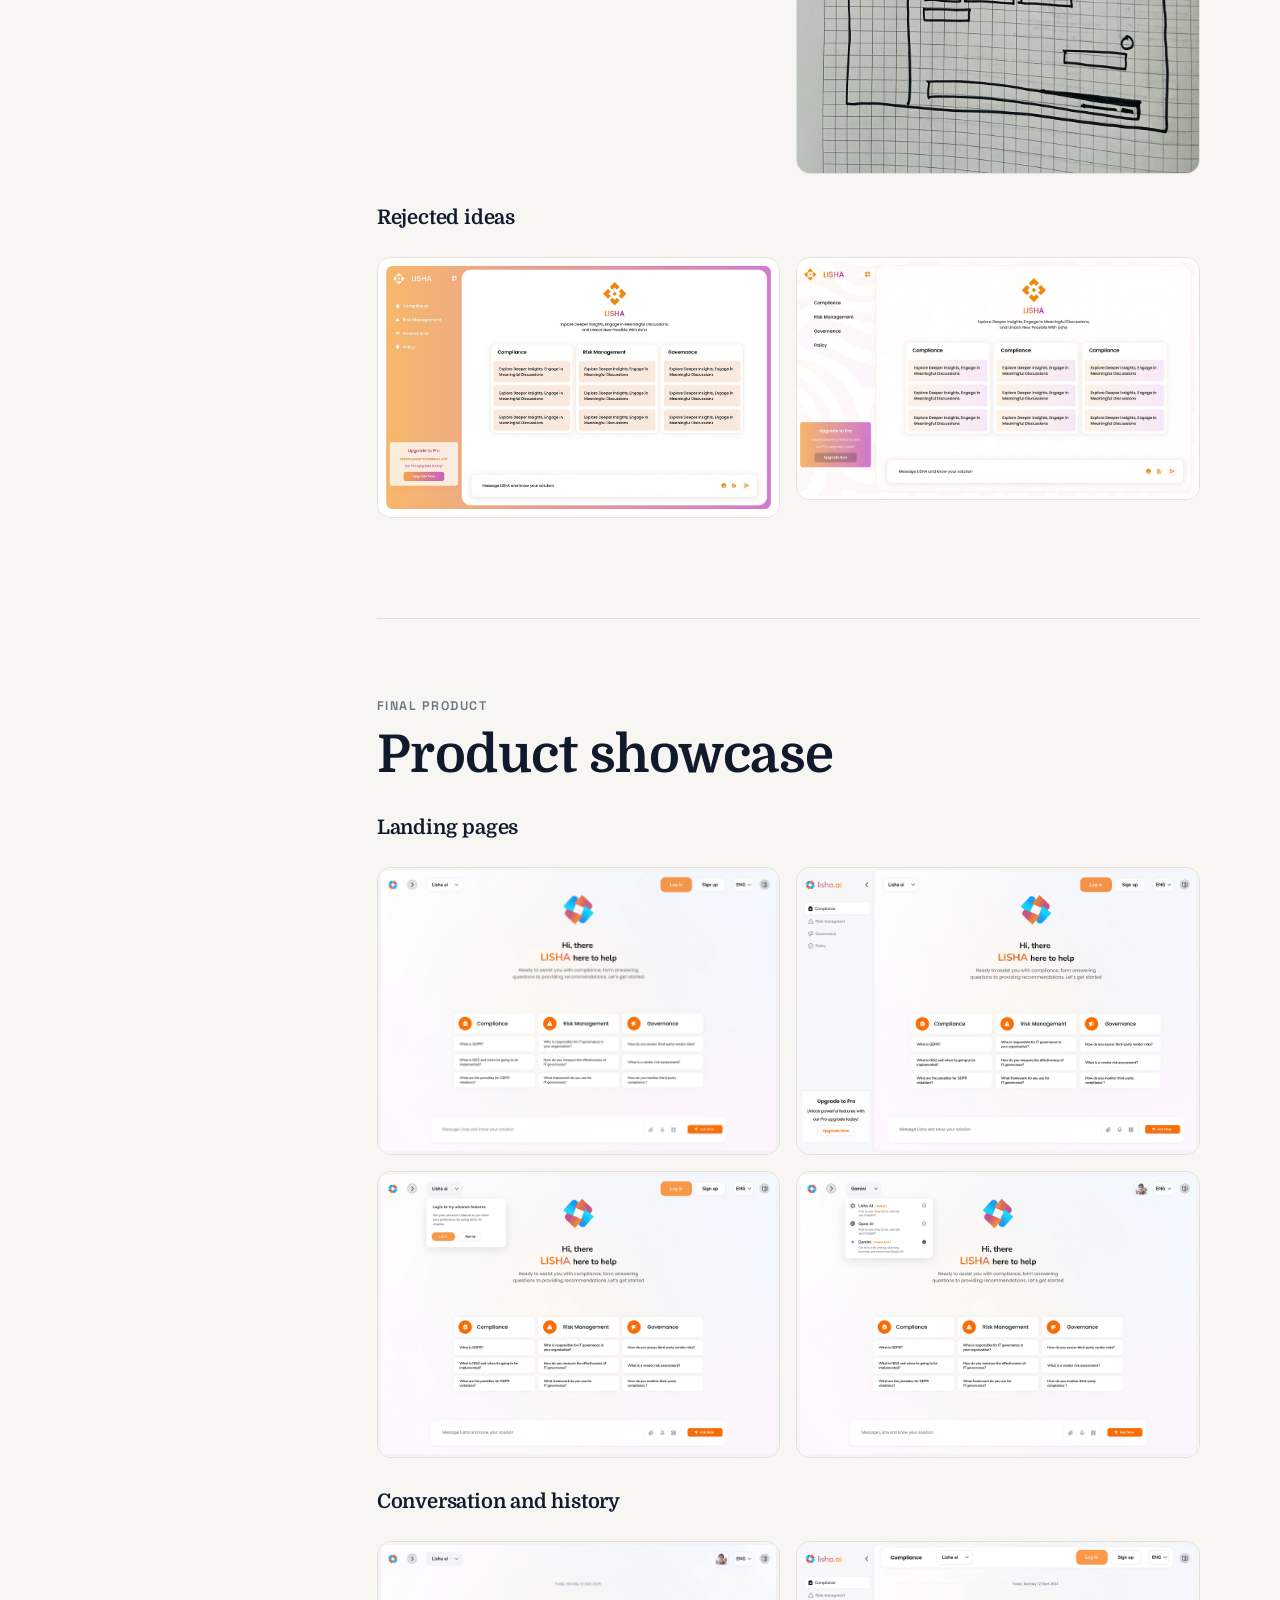
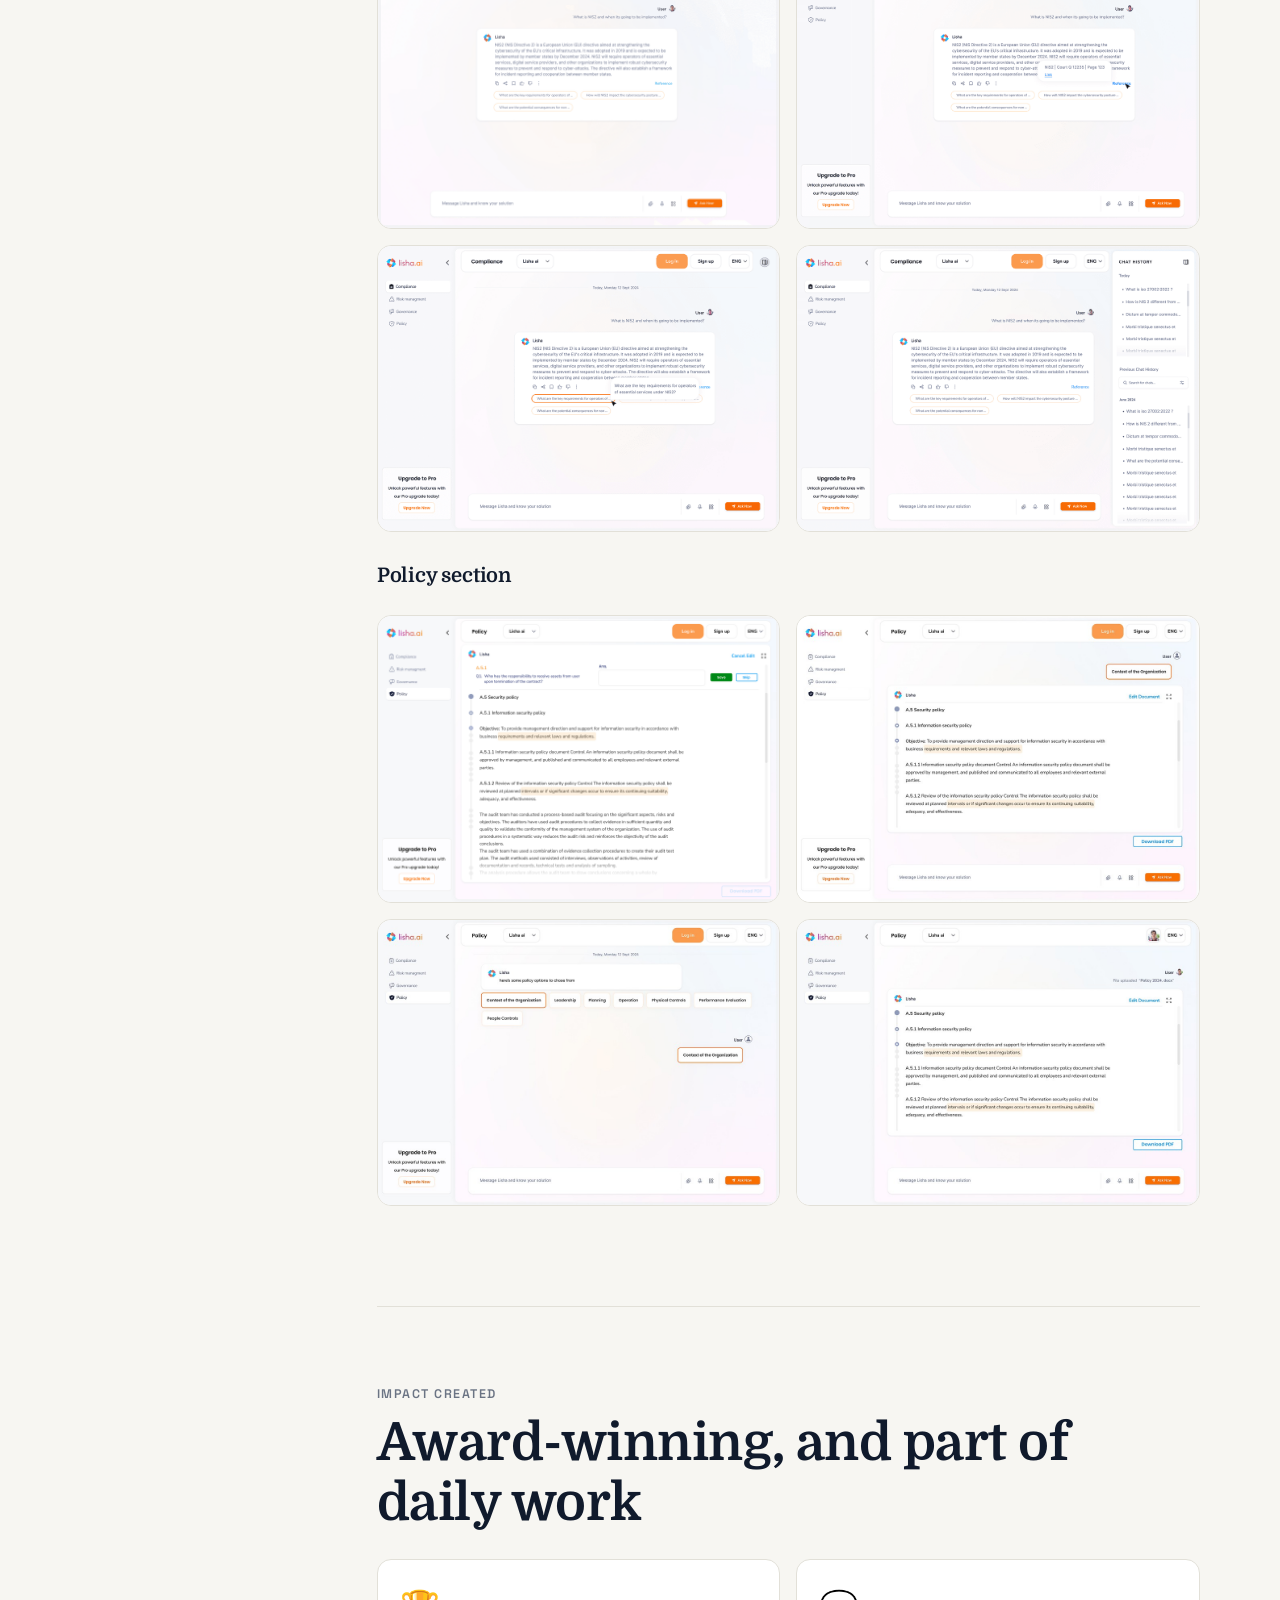
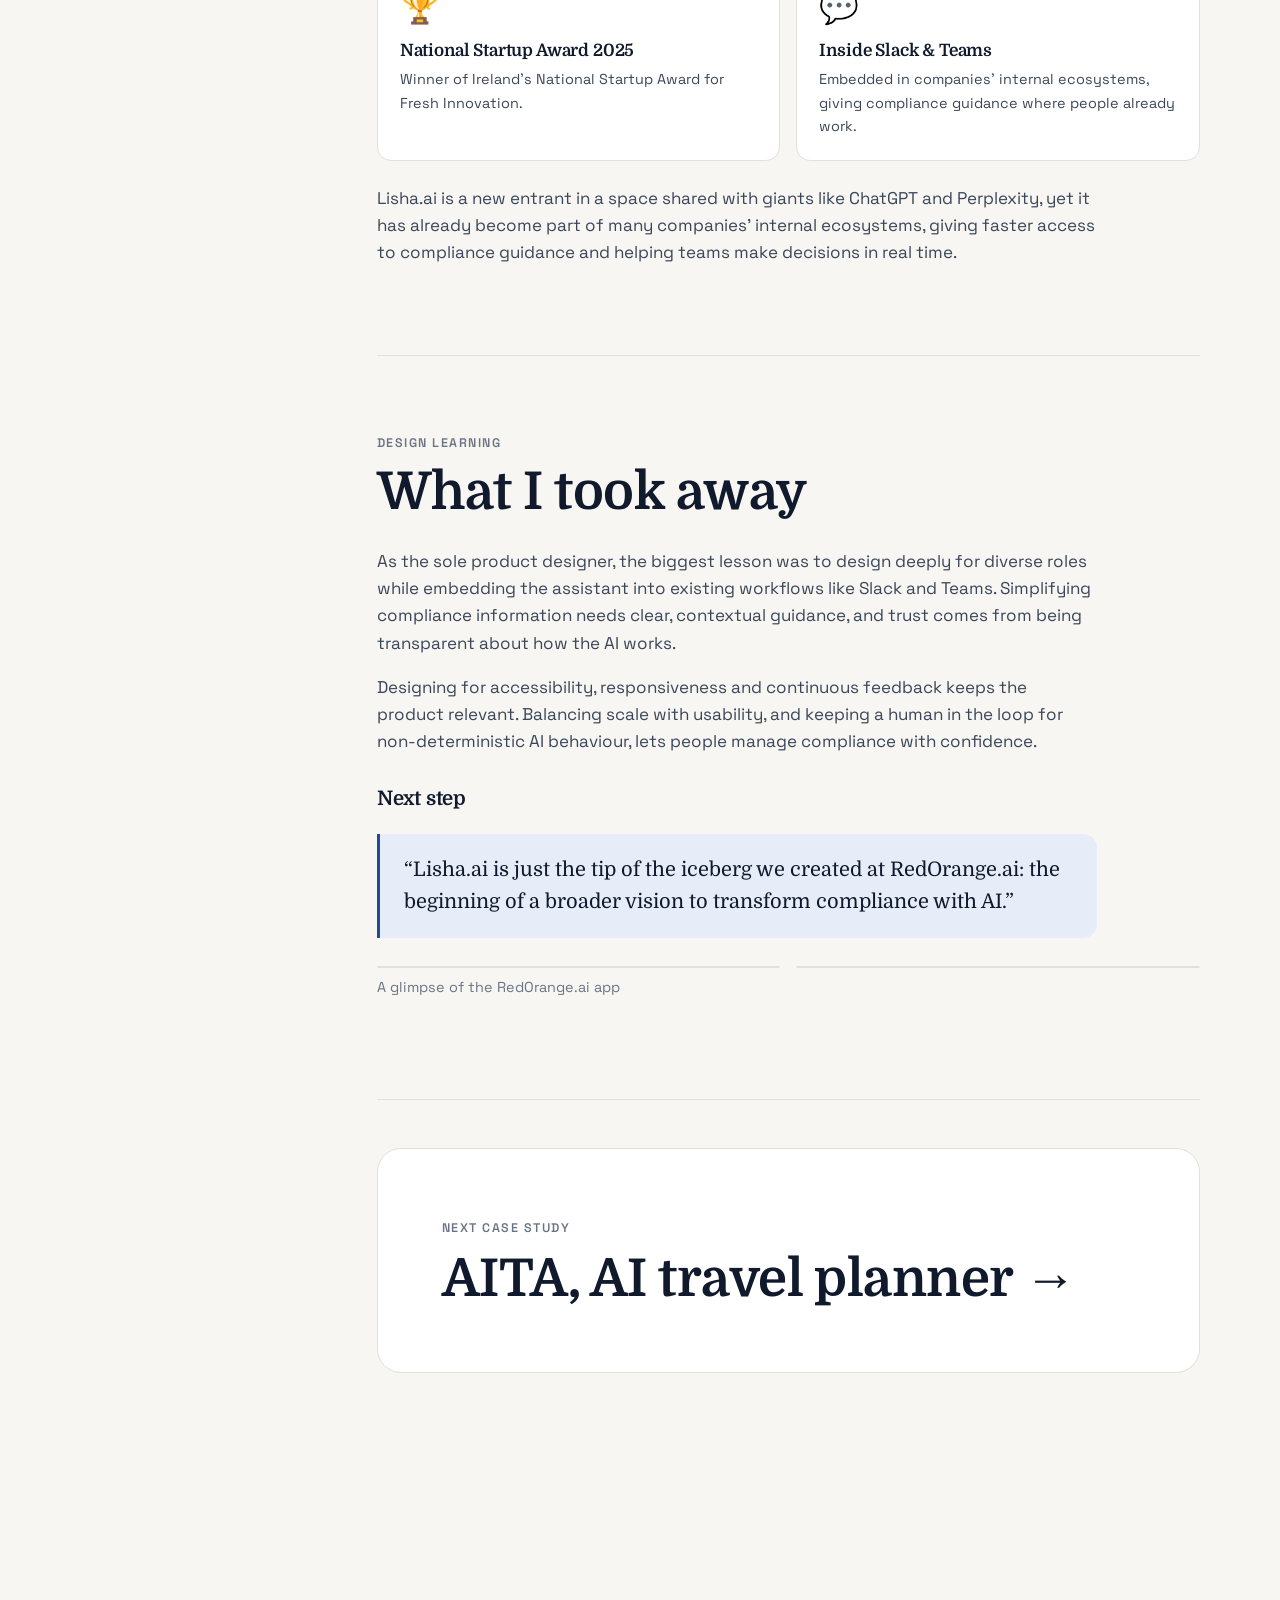
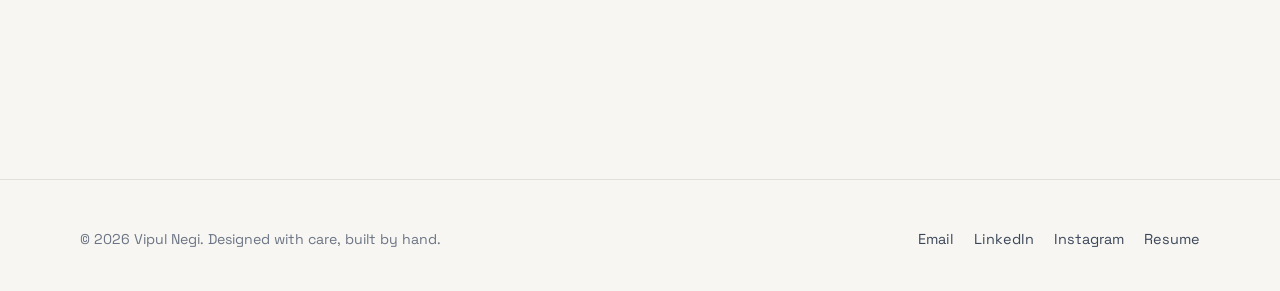
<file: work/lisha.html>
<!doctype html>
<html lang="en">
<head>
  <meta charset="utf-8">
  <meta name="viewport" content="width=device-width, initial-scale=1">
  <title>Lisha.ai case study — Vipul Negi</title>
  <meta name="description" content="How Vipul Negi designed Lisha.ai, an AI compliance copilot for DPOs, auditors and CISOs across ISO 27001, GDPR, NIS2 and DORA.">
  <meta property="og:image" content="../assets/img/hQaRrP4fw0ZKjXBvhHWRB6MEzo.jpg">
  <link rel="icon" href="../assets/img/favicon.svg" type="image/svg+xml">
  <link rel="preconnect" href="https://fonts.googleapis.com">
  <link rel="preconnect" href="https://fonts.gstatic.com" crossorigin>
  <link href="https://fonts.googleapis.com/css2?family=Domine:wght@400;700&family=Space+Grotesk:wght@400;500;600;700&display=swap" rel="stylesheet">
  <link rel="stylesheet" href="../assets/css/styles.css">
  <script>try{var t=localStorage.getItem("theme");if(t)document.documentElement.dataset.theme=t}catch(e){}</script>
</head>
<body data-root="../" data-page="work/lisha.html">
  <a class="skip-link" href="#main">Skip to content</a>
  <header id="site-header"></header>

  <main id="main">
    <!-- ============ CASE STUDY HERO ============ -->
    <section class="cs-hero">
      <div class="container">
        <a class="back-link" href="../index.html#work">← All work</a>
        <span class="eyebrow">Case study · AI compliance</span>
        <h1>Lisha.ai</h1>
        <p class="lead">Designing a trustworthy AI copilot that helps DPOs, IT auditors and compliance teams make sense of ISO 27001, GDPR, NIS2 and DORA, without drowning in documents.</p>
        <dl class="cs-meta">
          <div><dt>Client</dt><dd>RedOrange.ai</dd></div>
          <div><dt>Duration</dt><dd>6 months</dd></div>
          <div><dt>Role</dt><dd>Sole product designer</dd></div>
          <div><dt>Platforms</dt><dd>Web, iOS, Android</dd></div>
        </dl>
        <figure class="cs-cover">
          <img src="../assets/img/hQaRrP4fw0ZKjXBvhHWRB6MEzo.jpg" alt="Lisha.ai brand cover">
        </figure>
      </div>
    </section>

    <div class="container cs-layout">
      <aside class="toc" aria-label="On this page">
        <p>On this page</p>
        <ol>
          <li><a href="#glance">At a glance</a></li>
          <li><a href="#context">Context</a></li>
          <li><a href="#challenge">Challenge</a></li>
          <li><a href="#users">Users</a></li>
          <li><a href="#benchmark">Benchmark</a></li>
          <li><a href="#concept">Concept</a></li>
          <li><a href="#process">Design process</a></li>
          <li><a href="#product">Final product</a></li>
          <li><a href="#impact">Impact</a></li>
          <li><a href="#learnings">Learnings</a></li>
        </ol>
      </aside>

      <article>
        <section class="cs-section" id="glance">
          <span class="eyebrow">At a glance</span>
          <h2>One designer, a whole compliance platform</h2>
          <div class="prose">
            <p>As the sole designer at LISHA.ai (Legal Intelligence System for Handling Assurance), I led the UX/UI strategy for an AI-powered compliance platform serving DPOs, IT auditors and compliance teams across ISO 27001, GDPR, NIS2 and DORA.</p>
            <p>Reporting to the CEO, I designed cross-platform solutions (iOS, Android, web) that translated complex compliance workflows into intuitive interfaces, working closely with engineers to balance design fidelity with technical constraints.</p>
          </div>
          <ul class="tags" style="margin-top:20px"><li class="tag">UX Design</li><li class="tag">UI Design</li><li class="tag">AI</li><li class="tag">Product Design</li><li class="tag">User Research</li></ul>
        </section>

        <section class="cs-section" id="context">
          <span class="eyebrow">Setting up the context</span>
          <h2>What is Lisha, and why is it needed?</h2>
          <div class="prose">
            <p>LISHA.ai is an AI compliance assistant that helps Data Protection Officers, IT auditors and compliance teams streamline policy creation and cut research time. It gives tailored guidance for different roles, such as CTOs, DPOs and CISOs, so the advice is precise and actionable.</p>
            <p>Regulatory compliance keeps getting more complex, time-consuming and critical. Fast-moving laws like GDPR, NIS2 and DORA, and standards such as ISO 27001, need constant monitoring, interpretation and application, which puts real strain on compliance teams.</p>
          </div>
          <div class="gallery">
            <figure><img src="../assets/img/QvYNEr1TjY6g5JkgTghyv5NA3bA.jpg" alt="Diagram mapping the compliance problem space" loading="lazy"></figure>
            <figure><img src="../assets/img/kdlFUJxDiUtYJK7HtXpjsUkk6mo.jpg" alt="Diagram of how compliance work flows today" loading="lazy"></figure>
          </div>
        </section>

        <section class="cs-section" id="challenge">
          <span class="eyebrow">Challenge</span>
          <h2>Starting from zero with the 3P formula</h2>
          <p class="callout">“When you start a project that has never been attempted before, it’s natural to panic and try everything. Trial and error gets you there eventually, but you lose a lot of time. To avoid that, I applied the 3P formula.”</p>
          <div class="prose"><p>Three questions framed the work: <strong>Where should I begin? What should I cover? What makes it different from others?</strong></p></div>
          <div class="cards">
            <div class="card">
              <span class="num">1</span>
              <h4>Problem</h4>
              <p>Compliance teams are overloaded with complex regulations, scattered documents and manual tracking. Applying guidelines is slow, error-prone and expensive, which raises risk and wastes resources.</p>
            </div>
            <div class="card">
              <span class="num">2</span>
              <h4>Pain</h4>
              <p>Overwhelming regulations, fragmented tools, no real-time visibility of changes, black-box AI with no sources, unclear accountability and a high cognitive load.</p>
            </div>
            <div class="card">
              <span class="num">3</span>
              <h4>Possibility</h4>
              <p>An AI assistant that acts as a compliance copilot, simplifying complex documents and giving real-time, trustworthy answers and workflows.</p>
            </div>
          </div>
          <h3>Common scenarios</h3>
          <div class="cards">
            <div class="card">
              <h4>Kenneth, 34 · Compliance Officer</h4>
              <p class="persona-quote">“I spend hours manually scanning regulations for updates.”</p>
              <p class="persona-quote">“I don’t trust AI tools that can’t show where the answer came from.”</p>
              <p class="persona-quote">“I wish there was one place where I could ask questions and get actionable, verifiable answers.”</p>
            </div>
            <div class="card">
              <h4>David, 41 · Legal Analyst</h4>
              <p class="persona-quote">“When I share compliance notes, they get lost in email threads.”</p>
              <p class="persona-quote">“I need AI to summarise documents, but also show the source text it was derived from.”</p>
            </div>
          </div>
          <h3>Possibilities</h3>
          <div class="prose">
            <p>Businesses get a clear view of where they need help: which compliances they must meet, how much to invest, and whether to bring in auditors or management firms.</p>
            <p>Compliance auditors and consultants get faster research and analysis, so they can serve more clients and grow their business.</p>
          </div>
        </section>

        <section class="cs-section" id="users">
          <span class="eyebrow">User understanding</span>
          <h2>Who we designed for</h2>
          <div class="prose">
            <p>Compliance-driven organisations often keep documents split between cloud platforms and local drives. That makes secure access, sharing sensitive policies and keeping audit trails hard, slows collaboration and creates bottlenecks when regulations change.</p>
          </div>
          <ul class="tags" style="margin:20px 0 8px"><li class="tag">IT Compliance Auditor</li><li class="tag">Legal Counsel</li><li class="tag">CISO</li><li class="tag">Data Protection Officer</li></ul>
          <h3>Key insights</h3>
          <div class="cards">
            <div class="card"><span class="num">85–90%</span><h4>Growing complexity</h4><p>of compliance leaders report more regulatory complexity, driven by diverging global rules, ESG standards and data privacy laws.</p></div>
            <div class="card"><span class="num">34%+</span><h4>Skill gaps</h4><p>talent shortage in compliance skills puts pressure on teams and pushes investment in automation.</p></div>
            <div class="card"><span class="num">~90%</span><h4>Expanding roles</h4><p>of compliance officers now also cover AI ethics, ESG metrics and supply-chain risk, often with limited resources.</p></div>
            <div class="card"><span class="num">$16.6B</span><h4>Tech adoption</h4><p>projected compliance-tech market in 2025, with AI and automation at the centre of monitoring and reporting.</p></div>
          </div>
        </section>

        <section class="cs-section" id="benchmark">
          <span class="eyebrow">Competitive benchmark</span>
          <h2>The giants, and where Lisha fits</h2>
          <div class="gallery">
            <figure><img src="../assets/img/dmX4NdpaciPs6vdULkmKkjjInZQ.jpg" alt="Competitor analysis card 1" loading="lazy"></figure>
            <figure><img src="../assets/img/2owXC2QnP3VlKRBlbcergBNkYM.jpg" alt="Competitor analysis card 2" loading="lazy"></figure>
            <figure><img src="../assets/img/UfMX2rWNlaqzo1y6SvG8Nk.jpg" alt="Competitor analysis card 3" loading="lazy"></figure>
            <figure><img src="../assets/img/aMkTVvcsyn3dLm4wgA1uFJKy7JA.jpg" alt="Competitor analysis card 4" loading="lazy"></figure>
          </div>
          <h3>How Lisha stands out</h3>
          <div class="prose">
            <ul>
              <li>A focused AI compliance assistant with role-based, real-time guidance, framework expertise and Slack and Teams integration.</li>
              <li>Faster research, automated policy creation and ease of use for compliance teams of any size.</li>
              <li>A 24/7 expert assistant that complements broader GRC platforms or works standalone.</li>
              <li>Serves a much larger group than the existing giants.</li>
            </ul>
          </div>
        </section>

        <section class="cs-section" id="concept">
          <span class="eyebrow">Concept</span>
          <h2>Product vision</h2>
          <p class="callout">“Create an AI assistant that simplifies compliance management through trusted, explainable AI interactions integrated into daily workflows.”</p>
          <h3>Prioritising with the MoSCoW method</h3>
          <div class="prose"><p>Must-have, should-have, could-have, won’t-have: sorting features by urgency and importance kept the team focused on what mattered first.</p></div>
          <div class="gallery">
            <figure><img src="../assets/img/VD7UJP31xNVVNbHcL6lXLlElgjo.jpg" alt="MoSCoW prioritisation board with sticky notes" loading="lazy"><figcaption>MoSCoW prioritisation</figcaption></figure>
            <figure><img src="../assets/img/TlQSJlDrShidYAQctd7WQEEXe4.jpg" alt="Simplified system diagram" loading="lazy"><figcaption>Simplified system diagram</figcaption></figure>
          </div>
        </section>

        <section class="cs-section" id="process">
          <span class="eyebrow">Design process</span>
          <h2>Information architecture to wireframes</h2>
          <p class="callout">“The platform has two sections. Anyone can try Lisha for free with limited tries; signing up raises the limit, and paid plans unlock the full platform.”</p>
          <div class="gallery">
            <figure><img src="../assets/img/OZaKTsC9CQN3wympxdRnnsbN4.jpg" alt="Information architecture diagram" loading="lazy"><figcaption>Information architecture</figcaption></figure>
            <figure><img src="../assets/img/dbooufxu3qqWWIXlDnV0TgeRU.jpg" alt="Detailed feature map" loading="lazy"><figcaption>Feature map</figcaption></figure>
          </div>
          <h3>Where the ideas came from</h3>
          <div class="prose"><p>When starting something new, inspiration often comes from established leaders. I studied proven giants and key players for insight and direction.</p></div>
          <div class="gallery gallery--3">
            <figure><img src="../assets/img/inU0OPGulkC5vu1rWqj7j1LVbI.jpg" alt="Inspiration reference 1" loading="lazy"></figure>
            <figure><img src="../assets/img/r4urFQCq0AZbVdB7j7iKVGr8Uw.jpg" alt="Inspiration reference 2" loading="lazy"></figure>
            <figure><img src="../assets/img/nODN9E163wd8MQScc7SyHqFf4.jpg" alt="Inspiration reference 3" loading="lazy"></figure>
          </div>
          <h3>Rough wireframing</h3>
          <div class="gallery">
            <figure><img src="../assets/img/xumIgsM0qG6sWnjoy3oGooajdw.jpg" alt="Hand-drawn wireframe 1" loading="lazy"></figure>
            <figure><img src="../assets/img/zeN9wFuJVJRIozsTkv0bqkhSU.jpg" alt="Hand-drawn wireframe 2" loading="lazy"></figure>
            <figure><img src="../assets/img/DvW5u0xODhzH6DQLTF0AS1H5PQ.jpg" alt="Hand-drawn wireframe 3" loading="lazy"></figure>
            <figure><img src="../assets/img/oUSCGqU2FFn8C976HB2diPTew.jpg" alt="Hand-drawn wireframe on paper" loading="lazy"></figure>
          </div>
          <h3>Rejected ideas</h3>
          <div class="gallery">
            <figure><img src="../assets/img/NnQW32vHaCSvwPNBiH9l0Fq8Yk.jpg" alt="Rejected design direction 1" loading="lazy"></figure>
            <figure><img src="../assets/img/1g0RAB22QZsIlU7qzGbQfeo8v3s.jpg" alt="Rejected design direction 2" loading="lazy"></figure>
          </div>
        </section>

        <section class="cs-section" id="product">
          <span class="eyebrow">Final product</span>
          <h2>Product showcase</h2>
          <h3>Landing pages</h3>
          <div class="gallery">
            <figure><img src="../assets/img/d2KfAdvXZmKF6ZwAzPXuo9O6BVM.png" alt="Lisha landing page" loading="lazy"></figure>
            <figure><img src="../assets/img/SPL761s76bcGhYwK4hTszyApiX0.png" alt="Lisha landing page variant" loading="lazy"></figure>
            <figure><img src="../assets/img/53AR37vMcjVuItdK1wGvuZCKeF4.png" alt="Lisha landing page variant" loading="lazy"></figure>
            <figure><img src="../assets/img/sTuSTkODj4bB5fhC7jr4agJrDXQ.png" alt="Lisha landing page variant" loading="lazy"></figure>
          </div>
          <h3>Conversation and history</h3>
          <div class="gallery">
            <figure><img src="../assets/img/HK54vQ9zM85GMXIBsIM0MvE8CU.png" alt="Lisha conversation screen" loading="lazy"></figure>
            <figure><img src="../assets/img/I4TPN5kQJtJUrT9dJrQehes4U.png" alt="Lisha conversation screen" loading="lazy"></figure>
            <figure><img src="../assets/img/2KVXwmu7TYZlK2or3w2Opr4T32Q.png" alt="Lisha history screen" loading="lazy"></figure>
            <figure><img src="../assets/img/9RnGWht2sb4Jgkm9Ag4aIWiaRg.png" alt="Lisha history screen" loading="lazy"></figure>
          </div>
          <h3>Policy section</h3>
          <div class="gallery">
            <figure><img src="../assets/img/ZImF9mGGinfRa5XmV2TkTohljM.jpg" alt="Lisha policy screen" loading="lazy"></figure>
            <figure><img src="../assets/img/FAK4WQj74V00UY5XqC4tl0vdrI.jpg" alt="Lisha policy screen" loading="lazy"></figure>
            <figure><img src="../assets/img/5yEa1ecQPzZ2ZXz4WZiUToRms.jpg" alt="Lisha policy screen" loading="lazy"></figure>
            <figure><img src="../assets/img/CLUOd0Kky4snJHAz0o5PP5Rv9BI.jpg" alt="Lisha policy screen" loading="lazy"></figure>
          </div>
        </section>

        <section class="cs-section" id="impact">
          <span class="eyebrow">Impact created</span>
          <h2>Award-winning, and part of daily work</h2>
          <div class="cards">
            <div class="card"><span class="num">🏆</span><h4>National Startup Award 2025</h4><p>Winner of Ireland’s National Startup Award for Fresh Innovation.</p></div>
            <div class="card"><span class="num">💬</span><h4>Inside Slack &amp; Teams</h4><p>Embedded in companies’ internal ecosystems, giving compliance guidance where people already work.</p></div>
          </div>
          <div class="prose">
            <p>Lisha.ai is a new entrant in a space shared with giants like ChatGPT and Perplexity, yet it has already become part of many companies’ internal ecosystems, giving faster access to compliance guidance and helping teams make decisions in real time.</p>
          </div>
        </section>

        <section class="cs-section" id="learnings">
          <span class="eyebrow">Design learning</span>
          <h2>What I took away</h2>
          <div class="prose">
            <p>As the sole product designer, the biggest lesson was to design deeply for diverse roles while embedding the assistant into existing workflows like Slack and Teams. Simplifying compliance information needs clear, contextual guidance, and trust comes from being transparent about how the AI works.</p>
            <p>Designing for accessibility, responsiveness and continuous feedback keeps the product relevant. Balancing scale with usability, and keeping a human in the loop for non-deterministic AI behaviour, lets people manage compliance with confidence.</p>
          </div>
          <h3>Next step</h3>
          <p class="callout">“Lisha.ai is just the tip of the iceberg we created at RedOrange.ai: the beginning of a broader vision to transform compliance with AI.”</p>
          <div class="gallery">
            <figure><img src="../assets/img/OISF3hXWD3cnkdgezI6xa0PFic.png" alt="RedOrange.ai app dashboard" loading="lazy"><figcaption>A glimpse of the RedOrange.ai app</figcaption></figure>
            <figure><img src="../assets/img/i4s2Ivx6junDBBK0T9zebyzBA.png" alt="RedOrange.ai app screen" loading="lazy"></figure>
          </div>
        </section>

        <a class="next-project" href="aita.html">
          <span class="eyebrow">Next case study</span>
          <h2>AITA, AI travel planner →</h2>
        </a>
      </article>
    </div>
  </main>

  <div id="site-footer"></div>
  <script src="../assets/js/main.js"></script>
</body>
</html>
</file>
<file: assets/css/styles.css>
/* ==========================================================================
   Vipul Negi — Portfolio
   One stylesheet for every page. Edit the tokens in :root to restyle the site.
   ========================================================================== */

/* ---------- 1. Design tokens ---------- */
:root {
  /* Colour */
  --bg: #f7f6f2;
  --surface: #ffffff;
  --surface-2: #efeee8;
  --ink: #101a2c;
  --ink-2: #3b4658;
  --muted: #6b7484;
  --line: #e2e0d8;
  --brand: #1e4b9a;          /* the blue from the original Framer site */
  --brand-soft: #e6edf8;
  --on-brand: #ffffff;
  --ok: #2fa66a;             /* "available" dot */

  /* Type */
  --font-serif: "Domine", Georgia, "Times New Roman", serif;
  --font-sans: "Space Grotesk", system-ui, -apple-system, "Segoe UI", sans-serif;
  --fs-xs: 0.78rem;
  --fs-sm: 0.9rem;
  --fs-md: 1.0625rem;
  --fs-lg: 1.25rem;
  --fs-xl: clamp(1.5rem, 1.2rem + 1.2vw, 2rem);
  --fs-2xl: clamp(2rem, 1.4rem + 2.6vw, 3.25rem);
  --fs-3xl: clamp(2.4rem, 1.5rem + 4vw, 4.5rem);

  /* Space & shape */
  --gutter: clamp(16px, 4vw, 40px);
  --max: 1200px;
  --max-text: 720px;
  --radius: 14px;
  --radius-lg: 24px;
  --shadow: 0 1px 2px rgba(16, 26, 44, .04), 0 8px 24px rgba(16, 26, 44, .06);
  --ease: cubic-bezier(.2, .7, .2, 1);
}

@media (prefers-color-scheme: dark) {
  :root:not([data-theme="light"]) {
    --bg: #0b111d;
    --surface: #121a2a;
    --surface-2: #182236;
    --ink: #e9eef6;
    --ink-2: #c3ccda;
    --muted: #8e99ab;
    --line: #243049;
    --brand: #86a9ec;
    --brand-soft: #1a2741;
    --on-brand: #0b111d;
    --shadow: 0 1px 2px rgba(0, 0, 0, .3), 0 8px 24px rgba(0, 0, 0, .25);
  }
}
:root[data-theme="dark"] {
  --bg: #0b111d;
  --surface: #121a2a;
  --surface-2: #182236;
  --ink: #e9eef6;
  --ink-2: #c3ccda;
  --muted: #8e99ab;
  --line: #243049;
  --brand: #86a9ec;
  --brand-soft: #1a2741;
  --on-brand: #0b111d;
  --shadow: 0 1px 2px rgba(0, 0, 0, .3), 0 8px 24px rgba(0, 0, 0, .25);
}

/* ---------- 2. Base ---------- */
*, *::before, *::after { box-sizing: border-box; }
html { scroll-behavior: smooth; -webkit-text-size-adjust: 100%; }
body {
  margin: 0;
  background: var(--bg);
  color: var(--ink);
  font-family: var(--font-sans);
  font-size: var(--fs-md);
  line-height: 1.6;
  -webkit-font-smoothing: antialiased;
  overflow-x: hidden;
}
img { max-width: 100%; display: block; height: auto; }
a { color: inherit; text-decoration: none; }
p { margin: 0 0 1em; }
h1, h2, h3, h4 { font-family: var(--font-serif); font-weight: 700; line-height: 1.15; margin: 0 0 .5em; letter-spacing: -0.01em; }
:focus-visible { outline: 2px solid var(--brand); outline-offset: 3px; border-radius: 6px; }
::selection { background: var(--brand); color: var(--on-brand); }

.container { width: 100%; max-width: var(--max); margin: 0 auto; padding: 0 var(--gutter); }
.section { padding: clamp(64px, 9vw, 120px) 0; }
.section--tight { padding: clamp(40px, 6vw, 72px) 0; }
.skip-link { position: absolute; left: -9999px; }
.skip-link:focus { left: 16px; top: 16px; z-index: 100; background: var(--surface); padding: 8px 12px; border-radius: 8px; }

/* Section heading pattern: small label + serif title */
.eyebrow {
  display: inline-flex; align-items: center; gap: 8px;
  font-size: var(--fs-xs); font-weight: 600; letter-spacing: .12em; text-transform: uppercase;
  color: var(--muted);
}
.eyebrow .dot { width: 8px; height: 8px; border-radius: 50%; background: var(--ok); box-shadow: 0 0 0 4px color-mix(in srgb, var(--ok) 20%, transparent); }
.section-head { display: flex; justify-content: space-between; align-items: end; gap: 24px; flex-wrap: wrap; margin-bottom: clamp(32px, 5vw, 56px); }
.section-head h2 { font-size: var(--fs-2xl); margin: 8px 0 0; max-width: 18ch; }
.section-head p { color: var(--muted); max-width: 42ch; margin: 0; }
.lead { font-size: var(--fs-lg); color: var(--ink-2); }

/* Buttons */
.btn {
  display: inline-flex; align-items: center; gap: 10px;
  padding: 12px 20px; border-radius: 999px;
  font-weight: 600; font-size: var(--fs-sm);
  border: 1px solid var(--line); background: var(--surface); color: var(--ink);
  transition: transform .2s var(--ease), background .2s, border-color .2s;
  cursor: pointer;
}
.btn:hover { transform: translateY(-2px); border-color: var(--ink-2); }
.btn--primary { background: var(--brand); border-color: var(--brand); color: var(--on-brand); }
.btn--primary:hover { border-color: var(--brand); }
.btn svg { width: 16px; height: 16px; }

/* Tags */
.tags { display: flex; flex-wrap: wrap; gap: 6px; padding: 0; margin: 0; list-style: none; }
.tag { font-size: var(--fs-xs); padding: 4px 10px; border-radius: 999px; background: var(--brand-soft); color: var(--brand); font-weight: 500; }

/* ---------- 3. Header ---------- */
.site-header {
  position: sticky; top: 0; z-index: 50;
  background: color-mix(in srgb, var(--bg) 82%, transparent);
  backdrop-filter: saturate(1.4) blur(14px);
  -webkit-backdrop-filter: saturate(1.4) blur(14px);
  border-bottom: 1px solid transparent;
  transition: border-color .2s;
}
.site-header.is-scrolled { border-bottom-color: var(--line); }
.site-header .container { display: flex; align-items: center; justify-content: space-between; height: 68px; }
.logo { display: inline-flex; align-items: center; gap: 10px; font-weight: 700; }
.logo-mark {
  width: 34px; height: 34px; border-radius: 10px; display: grid; place-items: center;
  background: var(--brand); color: var(--on-brand); font-family: var(--font-serif); font-size: 15px;
}
.nav { display: flex; align-items: center; gap: 4px; }
.nav a { padding: 8px 14px; border-radius: 999px; font-size: var(--fs-sm); font-weight: 500; color: var(--ink-2); transition: background .2s, color .2s; }
.nav a:hover, .nav a[aria-current="page"] { background: var(--surface); color: var(--ink); }
.nav .btn { margin-left: 8px; }
.nav .btn--primary, .nav .btn--primary:hover { background: var(--brand); color: var(--on-brand); }
.icon-btn {
  width: 38px; height: 38px; border-radius: 50%; display: grid; place-items: center;
  border: 1px solid var(--line); background: var(--surface); color: var(--ink); cursor: pointer;
}
.icon-btn svg { width: 18px; height: 18px; }
.header-actions { display: flex; align-items: center; gap: 8px; }
.menu-toggle { display: none; }

@media (max-width: 820px) {
  .menu-toggle { display: grid; }
  .nav {
    position: fixed; inset: 68px 0 auto 0; flex-direction: column; align-items: stretch; gap: 0;
    background: var(--bg); border-bottom: 1px solid var(--line); padding: 8px var(--gutter) 20px;
    transform: translateY(-8px); opacity: 0; pointer-events: none; transition: .25s var(--ease);
  }
  .nav.is-open { transform: none; opacity: 1; pointer-events: auto; }
  .nav a { padding: 14px 4px; border-radius: 0; border-bottom: 1px solid var(--line); font-size: var(--fs-md); }
  .nav a:hover { background: none; }
  .nav .btn { margin: 16px 0 0; justify-content: center; border-radius: 999px; }
}

/* ---------- 4. Hero ---------- */
.hero { padding: clamp(48px, 8vw, 96px) 0 clamp(48px, 7vw, 80px); }
.hero-grid { display: grid; grid-template-columns: 1.35fr .65fr; gap: clamp(32px, 5vw, 72px); align-items: end; }
.hero h1 { font-size: var(--fs-3xl); margin: 20px 0 24px; }
.hero h1 em { font-style: normal; color: var(--brand); }
.hero .lead { max-width: 52ch; }
.hero-cta { display: flex; flex-wrap: wrap; gap: 12px; margin-top: 32px; }
.hero-portrait { position: relative; border-radius: var(--radius-lg); overflow: hidden; aspect-ratio: 4 / 5; background: var(--surface-2); box-shadow: var(--shadow); }
.hero-portrait img { width: 100%; height: 100%; object-fit: cover; }
.hero-portrait figcaption {
  position: absolute; left: 12px; right: 12px; bottom: 12px;
  background: color-mix(in srgb, var(--surface) 88%, transparent); backdrop-filter: blur(8px);
  border-radius: 12px; padding: 10px 14px; font-size: var(--fs-sm); color: var(--ink-2);
}
.hero-portrait figcaption strong { color: var(--ink); display: block; }

.stats { display: grid; grid-template-columns: repeat(4, 1fr); gap: 0; margin-top: clamp(48px, 7vw, 80px); border-top: 1px solid var(--line); }
.stat { padding: 24px 20px 0 0; }
.stat + .stat { padding-left: 20px; border-left: 1px solid var(--line); }
.stat b { display: block; font-family: var(--font-serif); font-size: var(--fs-xl); color: var(--brand); }
.stat span { font-size: var(--fs-sm); color: var(--muted); }

@media (max-width: 820px) {
  .hero-grid { grid-template-columns: 1fr; }
  .hero-portrait { max-width: 360px; aspect-ratio: 1 / 1; }
  .stats { grid-template-columns: repeat(2, 1fr); }
  .stat:nth-child(3) { padding-left: 0; border-left: 0; }
  .stat { padding-bottom: 20px; }
}

/* ---------- 5. Work cards ---------- */
.work-list { display: grid; gap: clamp(20px, 3vw, 32px); }
.work-card {
  display: grid; grid-template-columns: 1.15fr .85fr; gap: 0;
  background: var(--surface); border: 1px solid var(--line); border-radius: var(--radius-lg); overflow: hidden;
  transition: transform .35s var(--ease), box-shadow .35s var(--ease);
}
.work-card:hover { transform: translateY(-4px); box-shadow: var(--shadow); }
.work-card:nth-child(even) { grid-template-columns: .85fr 1.15fr; }
.work-card:nth-child(even) .work-media { order: 2; }
.work-media { background: var(--surface-2); overflow: hidden; min-height: 320px; }
.work-media img { width: 100%; height: 100%; object-fit: cover; transition: transform .6s var(--ease); }
.work-card:hover .work-media img { transform: scale(1.04); }
.work-body { padding: clamp(24px, 3.5vw, 44px); display: flex; flex-direction: column; justify-content: center; gap: 16px; }
.work-body .meta { font-size: var(--fs-xs); letter-spacing: .1em; text-transform: uppercase; color: var(--muted); }
.work-body h3 { font-size: var(--fs-xl); margin: 0; }
.work-body p { color: var(--ink-2); margin: 0; }
.link-arrow { display: inline-flex; align-items: center; gap: 8px; font-weight: 600; color: var(--brand); }
.link-arrow svg { width: 16px; height: 16px; transition: transform .25s var(--ease); }
.work-card:hover .link-arrow svg, .link-arrow:hover svg { transform: translateX(4px); }
@media (max-width: 820px) {
  .work-card, .work-card:nth-child(even) { grid-template-columns: 1fr; }
  .work-card:nth-child(even) .work-media { order: 0; }
  .work-media { min-height: 0; aspect-ratio: 16 / 10; }
}

/* ---------- 6. Roles ("What I bring") ---------- */
.roles { display: grid; grid-template-columns: repeat(3, 1fr); gap: 20px; }
.role {
  background: var(--surface); border: 1px solid var(--line); border-radius: var(--radius-lg);
  padding: 28px; min-height: 220px; display: flex; flex-direction: column; justify-content: space-between;
}
.role-num { font-size: var(--fs-xs); color: var(--muted); letter-spacing: .1em; }
.role h3 { font-size: var(--fs-xl); margin: 24px 0 8px; }
.role .rotator { font-family: var(--font-serif); color: var(--brand); font-size: var(--fs-lg); min-height: 3.2em; margin: 0; transition: opacity .35s, transform .35s; }
.role .rotator.is-out { opacity: 0; transform: translateY(6px); }
@media (max-width: 820px) { .roles { grid-template-columns: 1fr; } .role { min-height: 0; } .role .rotator { min-height: 1.6em; } }

/* ---------- 7. Brands marquee ---------- */
.marquee { overflow: hidden; mask-image: linear-gradient(90deg, transparent, #000 10%, #000 90%, transparent); -webkit-mask-image: linear-gradient(90deg, transparent, #000 10%, #000 90%, transparent); }
.marquee-track { display: flex; gap: 20px; width: max-content; animation: marquee 40s linear infinite; }
.marquee:hover .marquee-track { animation-play-state: paused; }
.brand-logo {
  width: 168px; height: 84px; flex: none; display: grid; place-items: center; padding: 18px;
  background: #fff; border: 1px solid var(--line); border-radius: var(--radius);
}
.brand-logo img { max-height: 44px; width: auto; object-fit: contain; }
@keyframes marquee { to { transform: translateX(-50%); } }

/* ---------- 8. Testimonials ---------- */
.testimonials { display: grid; grid-template-columns: .9fr 1.1fr; gap: clamp(24px, 4vw, 56px); align-items: start; }
.t-list { display: grid; gap: 8px; }
.t-person {
  display: flex; align-items: center; gap: 14px; text-align: left; width: 100%;
  padding: 12px 14px; border-radius: var(--radius); border: 1px solid transparent; background: none;
  color: var(--ink); font: inherit; cursor: pointer; transition: background .2s, border-color .2s;
}
.t-person img { width: 48px; height: 48px; border-radius: 50%; background: #fff; border: 1px solid var(--line); }
.t-person b { display: block; font-size: var(--fs-md); }
.t-person span { font-size: var(--fs-sm); color: var(--muted); }
.t-person:hover { background: var(--surface); }
.t-person[aria-selected="true"] { background: var(--surface); border-color: var(--line); box-shadow: var(--shadow); }
.t-panel { background: var(--brand); color: var(--on-brand); border-radius: var(--radius-lg); padding: clamp(28px, 4vw, 48px); position: relative; }
.t-panel[hidden] { display: none; }
.t-panel blockquote { margin: 0; font-family: var(--font-serif); font-size: var(--fs-lg); line-height: 1.55; }
.t-panel .quote-mark { font-family: var(--font-serif); font-size: 72px; line-height: .6; opacity: .35; display: block; margin-bottom: 12px; }
.t-panel footer { margin-top: 24px; font-size: var(--fs-sm); opacity: .85; }
@media (max-width: 820px) { .testimonials { grid-template-columns: 1fr; } }

/* ---------- 9. FAQ ---------- */
.faq { max-width: 860px; }
.faq details { border-bottom: 1px solid var(--line); }
.faq summary {
  list-style: none; cursor: pointer; padding: 24px 48px 24px 0; position: relative;
  font-family: var(--font-serif); font-size: var(--fs-lg); font-weight: 700;
}
.faq summary::-webkit-details-marker { display: none; }
.faq summary::after {
  content: ""; position: absolute; right: 4px; top: 50%; width: 28px; height: 28px; margin-top: -14px;
  border-radius: 50%; border: 1px solid var(--line);
  background:
    linear-gradient(var(--ink), var(--ink)) center / 11px 1.5px no-repeat,
    linear-gradient(var(--ink), var(--ink)) center / 1.5px 11px no-repeat;
  transition: transform .3s var(--ease);
}
.faq details[open] summary::after { transform: rotate(45deg); }
.faq .answer { padding: 0 48px 24px 0; color: var(--ink-2); }

/* ---------- 10. Timeline ---------- */
.timeline { list-style: none; margin: 0; padding: 0; border-top: 1px solid var(--line); }
.timeline li { display: grid; grid-template-columns: 200px 64px 1fr; gap: 20px; align-items: center; padding: 24px 0; border-bottom: 1px solid var(--line); }
.timeline .when { font-size: var(--fs-sm); color: var(--muted); }
.timeline .co-logo { width: 56px; height: 56px; border-radius: 12px; overflow: hidden; background: #fff; border: 1px solid var(--line); display: grid; place-items: center; }
.timeline .co-logo img { width: 100%; height: 100%; object-fit: contain; }
.timeline h3 { font-size: var(--fs-lg); margin: 0; }
.timeline .where { color: var(--muted); font-size: var(--fs-sm); }
.timeline .now { display: inline-block; margin-left: 8px; font-family: var(--font-sans); font-size: var(--fs-xs); font-weight: 600; padding: 2px 8px; border-radius: 999px; background: var(--brand-soft); color: var(--brand); vertical-align: middle; }
@media (max-width: 640px) {
  .timeline li { grid-template-columns: 56px 1fr; }
  .timeline .when { grid-column: 1 / -1; order: -1; margin-bottom: -8px; }
}

/* ---------- 11. Identity gallery & quote ---------- */
.identity { display: grid; grid-template-columns: repeat(4, 1fr); gap: 16px; }
.identity figure { margin: 0; border-radius: var(--radius); overflow: hidden; aspect-ratio: 3 / 4; background: var(--surface-2); }
.identity figure:nth-child(2) { transform: translateY(32px); }
.identity figure:nth-child(4) { transform: translateY(20px); }
.identity img { width: 100%; height: 100%; object-fit: cover; }
@media (max-width: 820px) { .identity { grid-template-columns: repeat(2, 1fr); } .identity figure { transform: none !important; } }
.pull-quote { text-align: center; max-width: 760px; margin: 0 auto; }
.pull-quote blockquote { margin: 0; font-family: var(--font-serif); font-size: var(--fs-2xl); line-height: 1.25; }
.pull-quote cite { display: block; margin-top: 16px; font-style: normal; color: var(--muted); }
.emoji-row { display: flex; justify-content: center; gap: 12px; font-size: 28px; margin-bottom: 20px; }

/* ---------- 12. Contact ---------- */
.cta-band { background: var(--brand); color: var(--on-brand); border-radius: var(--radius-lg); padding: clamp(32px, 6vw, 72px); display: grid; grid-template-columns: 1.2fr .8fr; gap: 32px; align-items: end; }
.cta-band h2 { font-size: var(--fs-2xl); margin: 0; }
.cta-band p { opacity: .85; margin: 0; }
.cta-band .btn { background: var(--on-brand); color: var(--brand); border-color: transparent; }
.cta-actions { display: flex; flex-direction: column; gap: 16px; align-items: flex-start; }
@media (max-width: 820px) { .cta-band { grid-template-columns: 1fr; } }

.contact-grid { display: grid; grid-template-columns: .9fr 1.1fr; gap: clamp(32px, 6vw, 80px); }
.contact-list { list-style: none; padding: 0; margin: 32px 0 0; display: grid; gap: 12px; }
.contact-list a { display: flex; align-items: center; gap: 12px; padding: 14px 16px; background: var(--surface); border: 1px solid var(--line); border-radius: var(--radius); font-weight: 500; transition: border-color .2s; }
.contact-list a:hover { border-color: var(--brand); }
.contact-list svg { width: 20px; height: 20px; color: var(--brand); flex: none; }
.form { background: var(--surface); border: 1px solid var(--line); border-radius: var(--radius-lg); padding: clamp(24px, 4vw, 40px); display: grid; gap: 20px; }
.field { display: grid; gap: 6px; }
.field label { font-size: var(--fs-sm); font-weight: 600; }
.field input, .field textarea {
  font: inherit; color: var(--ink); background: var(--bg); border: 1px solid var(--line); border-radius: 10px; padding: 12px 14px; width: 100%;
}
.field input:focus, .field textarea:focus { outline: none; border-color: var(--brand); box-shadow: 0 0 0 3px var(--brand-soft); }
.field textarea { min-height: 140px; resize: vertical; }
.form-note { font-size: var(--fs-sm); color: var(--muted); margin: 0; }
@media (max-width: 820px) { .contact-grid { grid-template-columns: 1fr; } }

/* ---------- 13. Footer ---------- */
.site-footer { padding: 48px 0 40px; margin-top: clamp(64px, 9vw, 120px); border-top: 1px solid var(--line); }
.footer-grid { display: flex; justify-content: space-between; gap: 24px; flex-wrap: wrap; align-items: center; }
.footer-links { display: flex; gap: 20px; flex-wrap: wrap; font-size: var(--fs-sm); }
.footer-links a { color: var(--ink-2); }
.footer-links a:hover { color: var(--brand); }
.site-footer small { color: var(--muted); }

/* ---------- 14. Case study pages ---------- */
.cs-hero { padding: clamp(40px, 7vw, 88px) 0 32px; }
.back-link { display: flex; width: fit-content; align-items: center; gap: 8px; color: var(--muted); font-size: var(--fs-sm); margin-bottom: 28px; }
.back-link:hover { color: var(--brand); }
.cs-hero h1 { font-size: var(--fs-3xl); margin: 12px 0 20px; }
.cs-hero .lead { max-width: 60ch; }
.cs-meta { display: grid; grid-template-columns: repeat(4, 1fr); gap: 0; margin-top: 40px; border-top: 1px solid var(--line); border-bottom: 1px solid var(--line); }
.cs-meta div { padding: 18px 20px 18px 0; }
.cs-meta div + div { padding-left: 20px; border-left: 1px solid var(--line); }
.cs-meta dt { font-size: var(--fs-xs); text-transform: uppercase; letter-spacing: .1em; color: var(--muted); margin-bottom: 4px; }
.cs-meta dd { margin: 0; font-weight: 500; }
@media (max-width: 820px) {
  .cs-meta { grid-template-columns: 1fr 1fr; }
  .cs-meta div:nth-child(3) { padding-left: 0; border-left: 0; }
}
.cs-cover { border-radius: var(--radius-lg); overflow: hidden; background: var(--surface-2); margin: 40px 0 0; }
.cs-cover img { width: 100%; }

.cs-layout { display: grid; grid-template-columns: 220px 1fr; gap: clamp(32px, 6vw, 80px); align-items: start; }
.toc { position: sticky; top: 96px; font-size: var(--fs-sm); }
.toc p { font-size: var(--fs-xs); text-transform: uppercase; letter-spacing: .1em; color: var(--muted); margin-bottom: 12px; }
.toc ol { list-style: none; padding: 0; margin: 0; border-left: 1px solid var(--line); }
.toc a { display: block; padding: 6px 0 6px 16px; margin-left: -1px; border-left: 2px solid transparent; color: var(--muted); transition: color .2s, border-color .2s; }
.toc a:hover { color: var(--ink); }
.toc a.is-active { color: var(--brand); border-left-color: var(--brand); font-weight: 600; }
@media (max-width: 960px) { .cs-layout { grid-template-columns: 1fr; } .toc { display: none; } }

.cs-section { padding: clamp(40px, 6vw, 72px) 0; border-bottom: 1px solid var(--line); scroll-margin-top: 88px; }
.cs-section:last-child { border-bottom: 0; }
.cs-section > .eyebrow { margin-bottom: 8px; }
.cs-section h2 { font-size: var(--fs-2xl); }
.cs-section h3 { font-size: var(--fs-lg); margin-top: 32px; }
.prose { max-width: var(--max-text); color: var(--ink-2); }
.prose ul { padding-left: 1.2em; }
.prose li { margin-bottom: .5em; }
.callout {
  border-left: 3px solid var(--brand); background: var(--brand-soft); border-radius: 0 var(--radius) var(--radius) 0;
  padding: 20px 24px; margin: 24px 0; font-family: var(--font-serif); font-size: var(--fs-lg); color: var(--ink); max-width: var(--max-text);
}
.cards { display: grid; grid-template-columns: repeat(auto-fit, minmax(240px, 1fr)); gap: 16px; margin: 24px 0; }
.card { background: var(--surface); border: 1px solid var(--line); border-radius: var(--radius); padding: 22px; }
.card .num { font-family: var(--font-serif); color: var(--brand); font-size: var(--fs-xl); }
.card h4 { font-size: var(--fs-md); margin: 8px 0; }
.card p { color: var(--ink-2); font-size: var(--fs-sm); margin: 0; }
.persona-quote { font-family: var(--font-serif); color: var(--ink); font-size: var(--fs-md); margin: 10px 0 0; }

.gallery { display: grid; grid-template-columns: repeat(2, 1fr); gap: 16px; margin: 28px 0; }
.gallery--3 { grid-template-columns: repeat(3, 1fr); }
.gallery--1 { grid-template-columns: 1fr; }
.gallery figure { margin: 0; }
.gallery img { width: 100%; border-radius: var(--radius); border: 1px solid var(--line); background: var(--surface); cursor: zoom-in; }
.gallery figcaption { font-size: var(--fs-sm); color: var(--muted); margin-top: 8px; }
@media (max-width: 640px) { .gallery, .gallery--3 { grid-template-columns: 1fr; } }

.next-project { display: block; padding: clamp(32px, 6vw, 64px); background: var(--surface); border: 1px solid var(--line); border-radius: var(--radius-lg); margin-top: 48px; transition: border-color .2s; }
.next-project:hover { border-color: var(--brand); }
.next-project h2 { font-size: var(--fs-2xl); margin: 8px 0 0; display: flex; align-items: center; gap: 16px; }

/* Lightbox */
.lightbox { position: fixed; inset: 0; z-index: 200; background: rgba(8, 12, 20, .9); display: grid; place-items: center; padding: 24px; cursor: zoom-out; }
.lightbox[hidden] { display: none; }
.lightbox img { max-width: min(1400px, 100%); max-height: 90vh; border-radius: 12px; }

/* ---------- 15. Motion ---------- */
.reveal { opacity: 0; transform: translateY(16px); transition: opacity .7s var(--ease), transform .7s var(--ease); }
.reveal.is-visible { opacity: 1; transform: none; }
@media (prefers-reduced-motion: reduce) {
  *, *::before, *::after { animation: none !important; transition: none !important; scroll-behavior: auto !important; }
  .reveal { opacity: 1; transform: none; }
}
</file>
